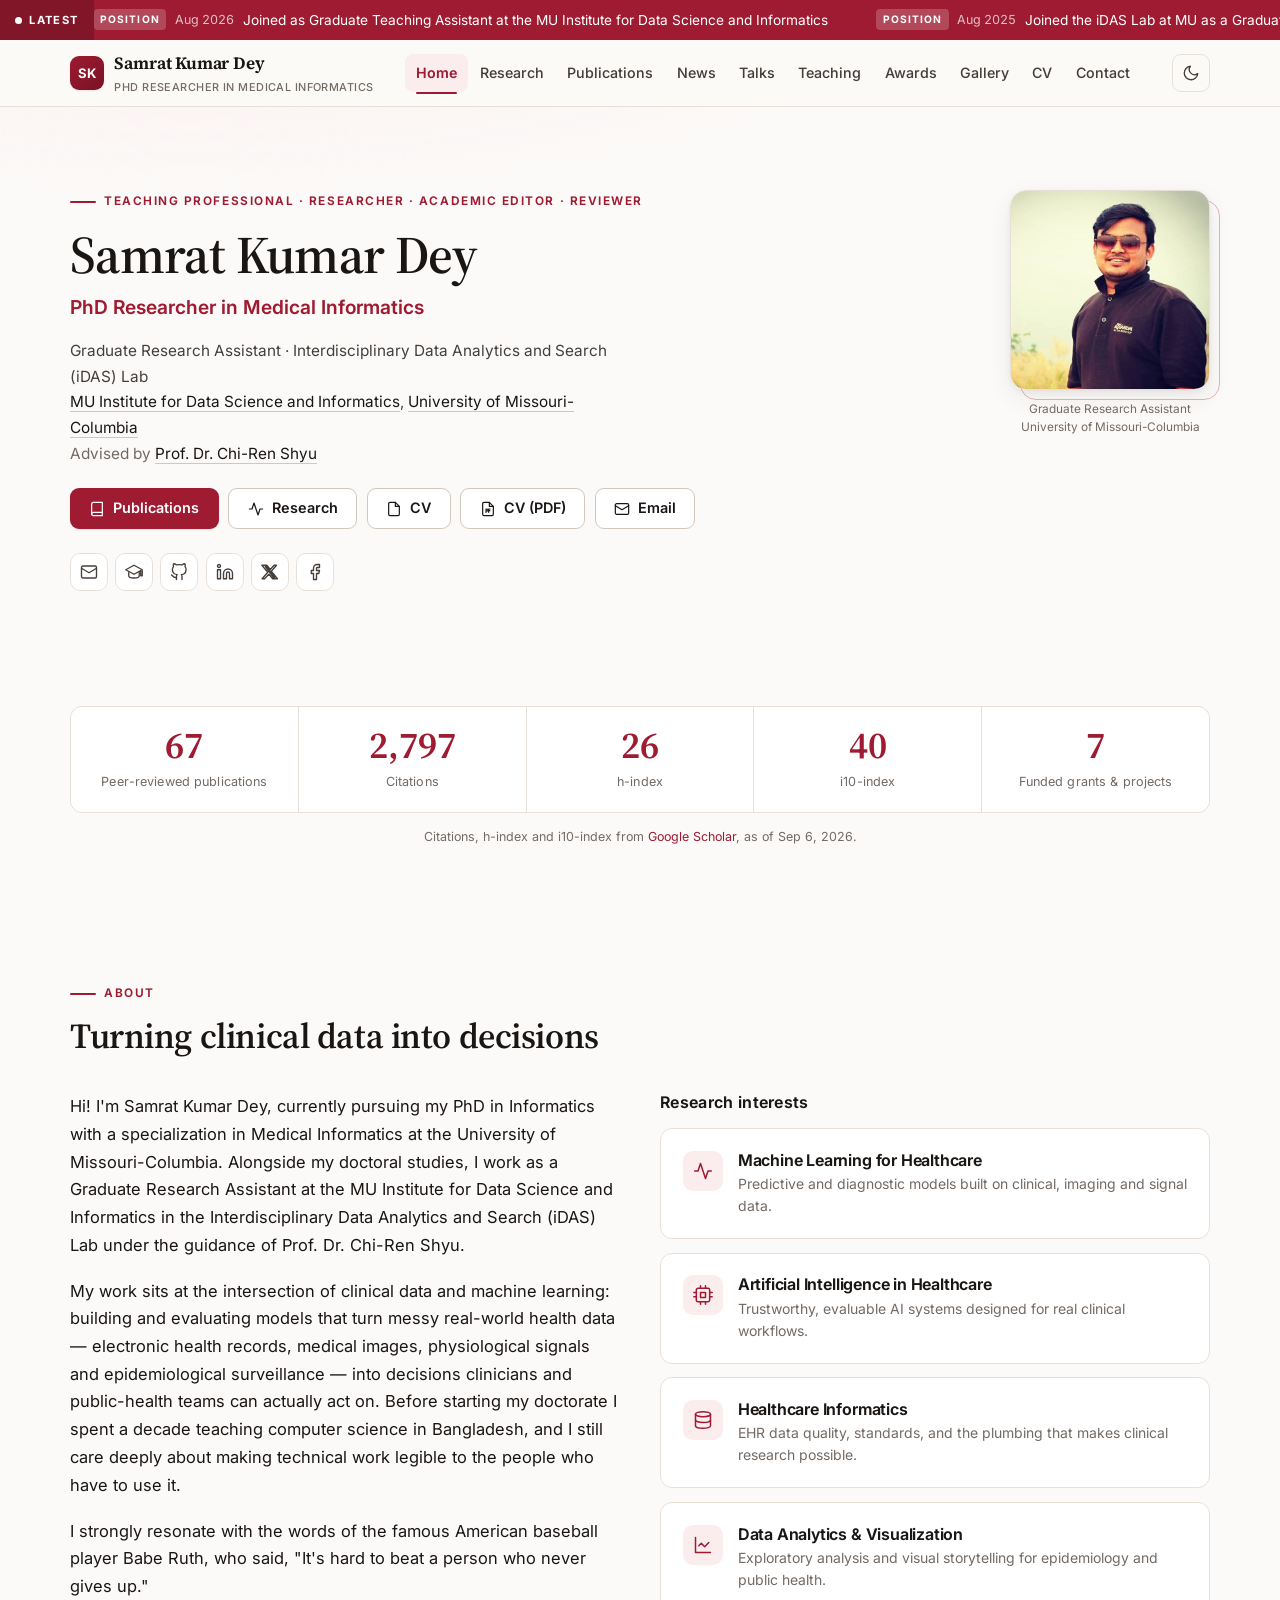
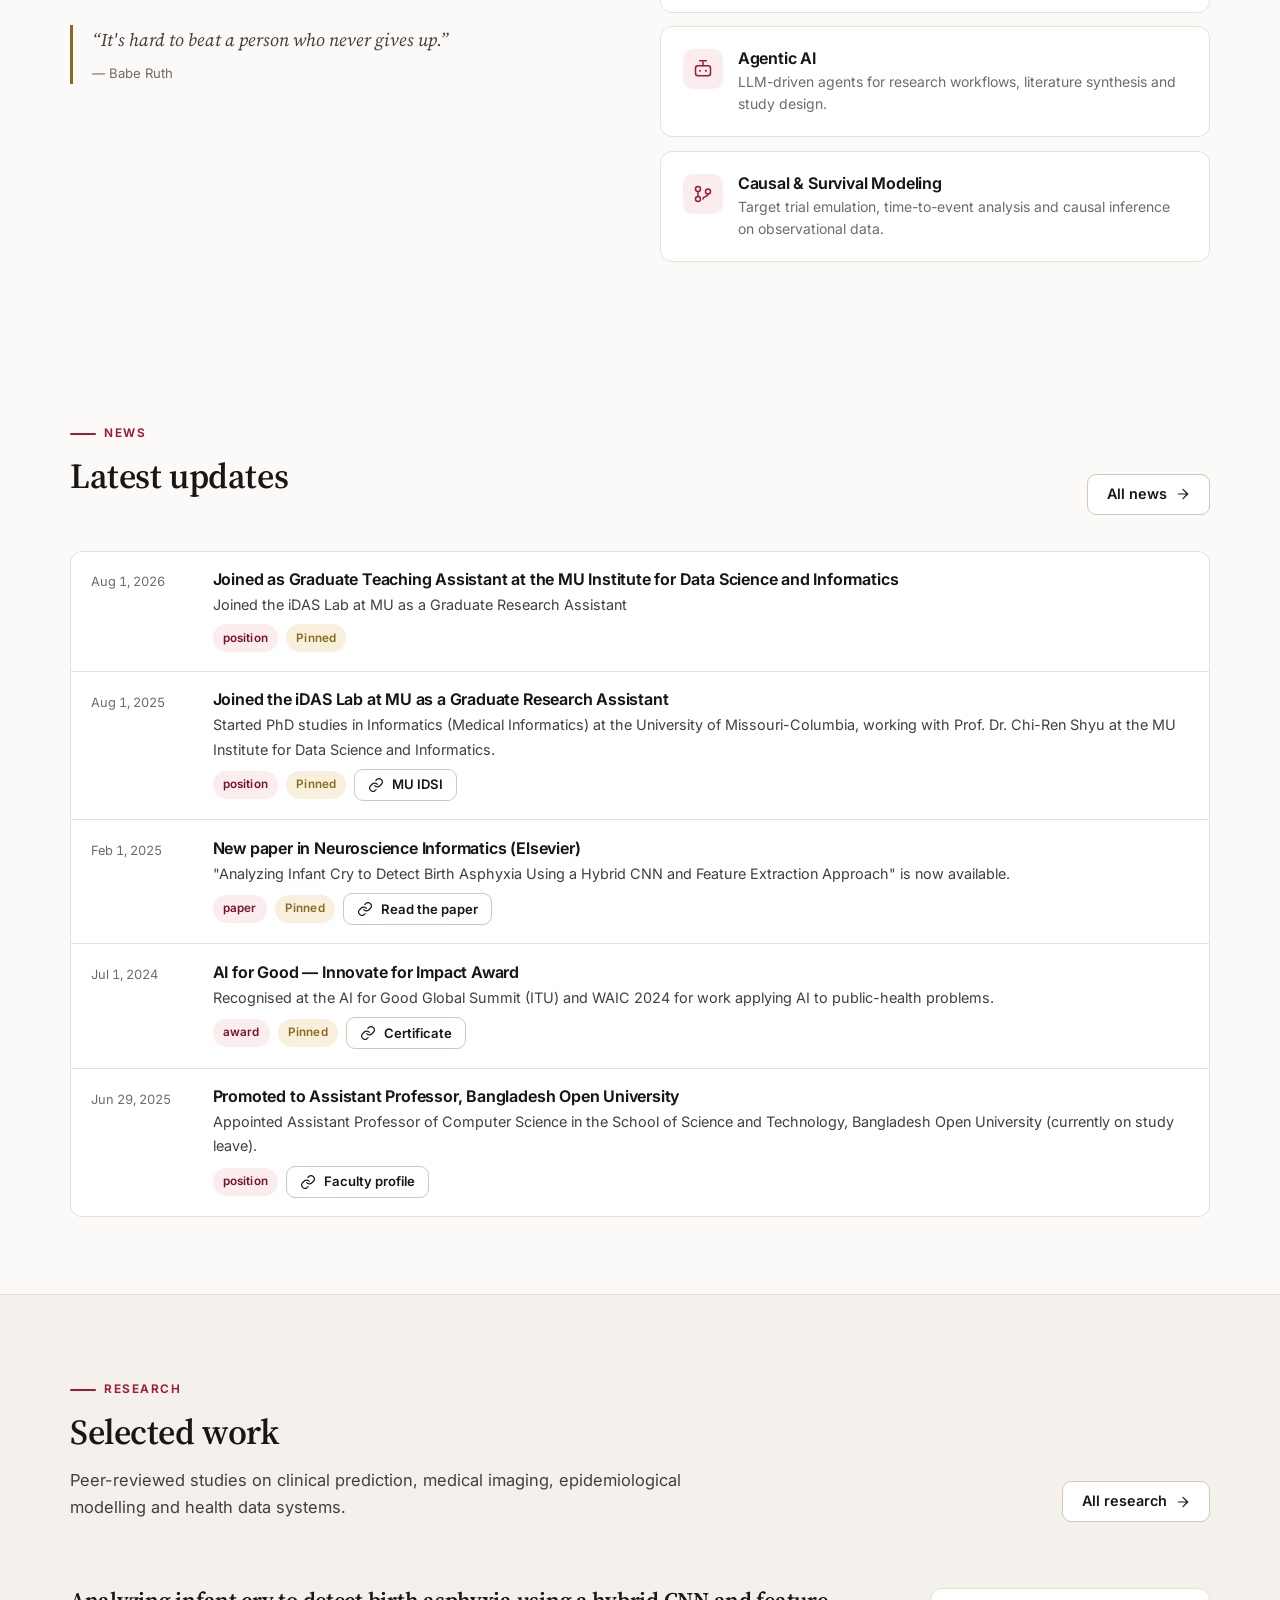
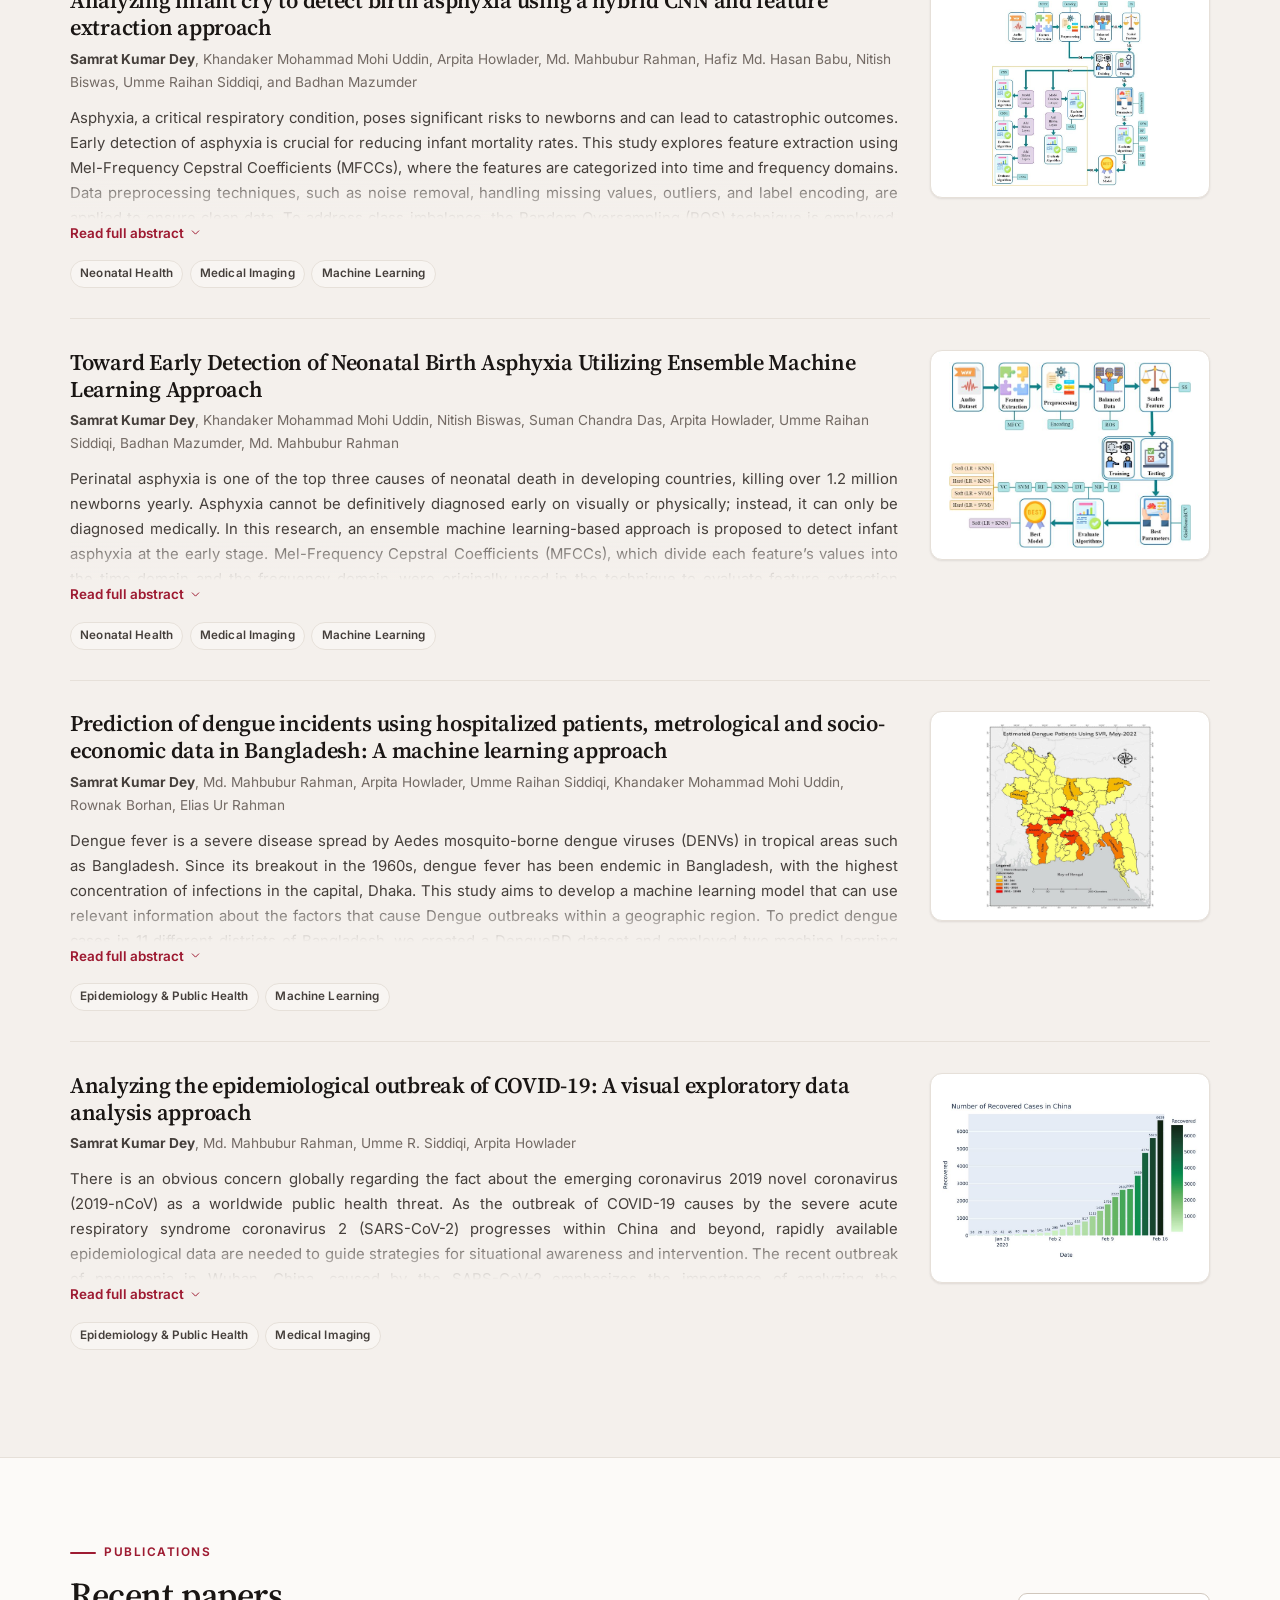
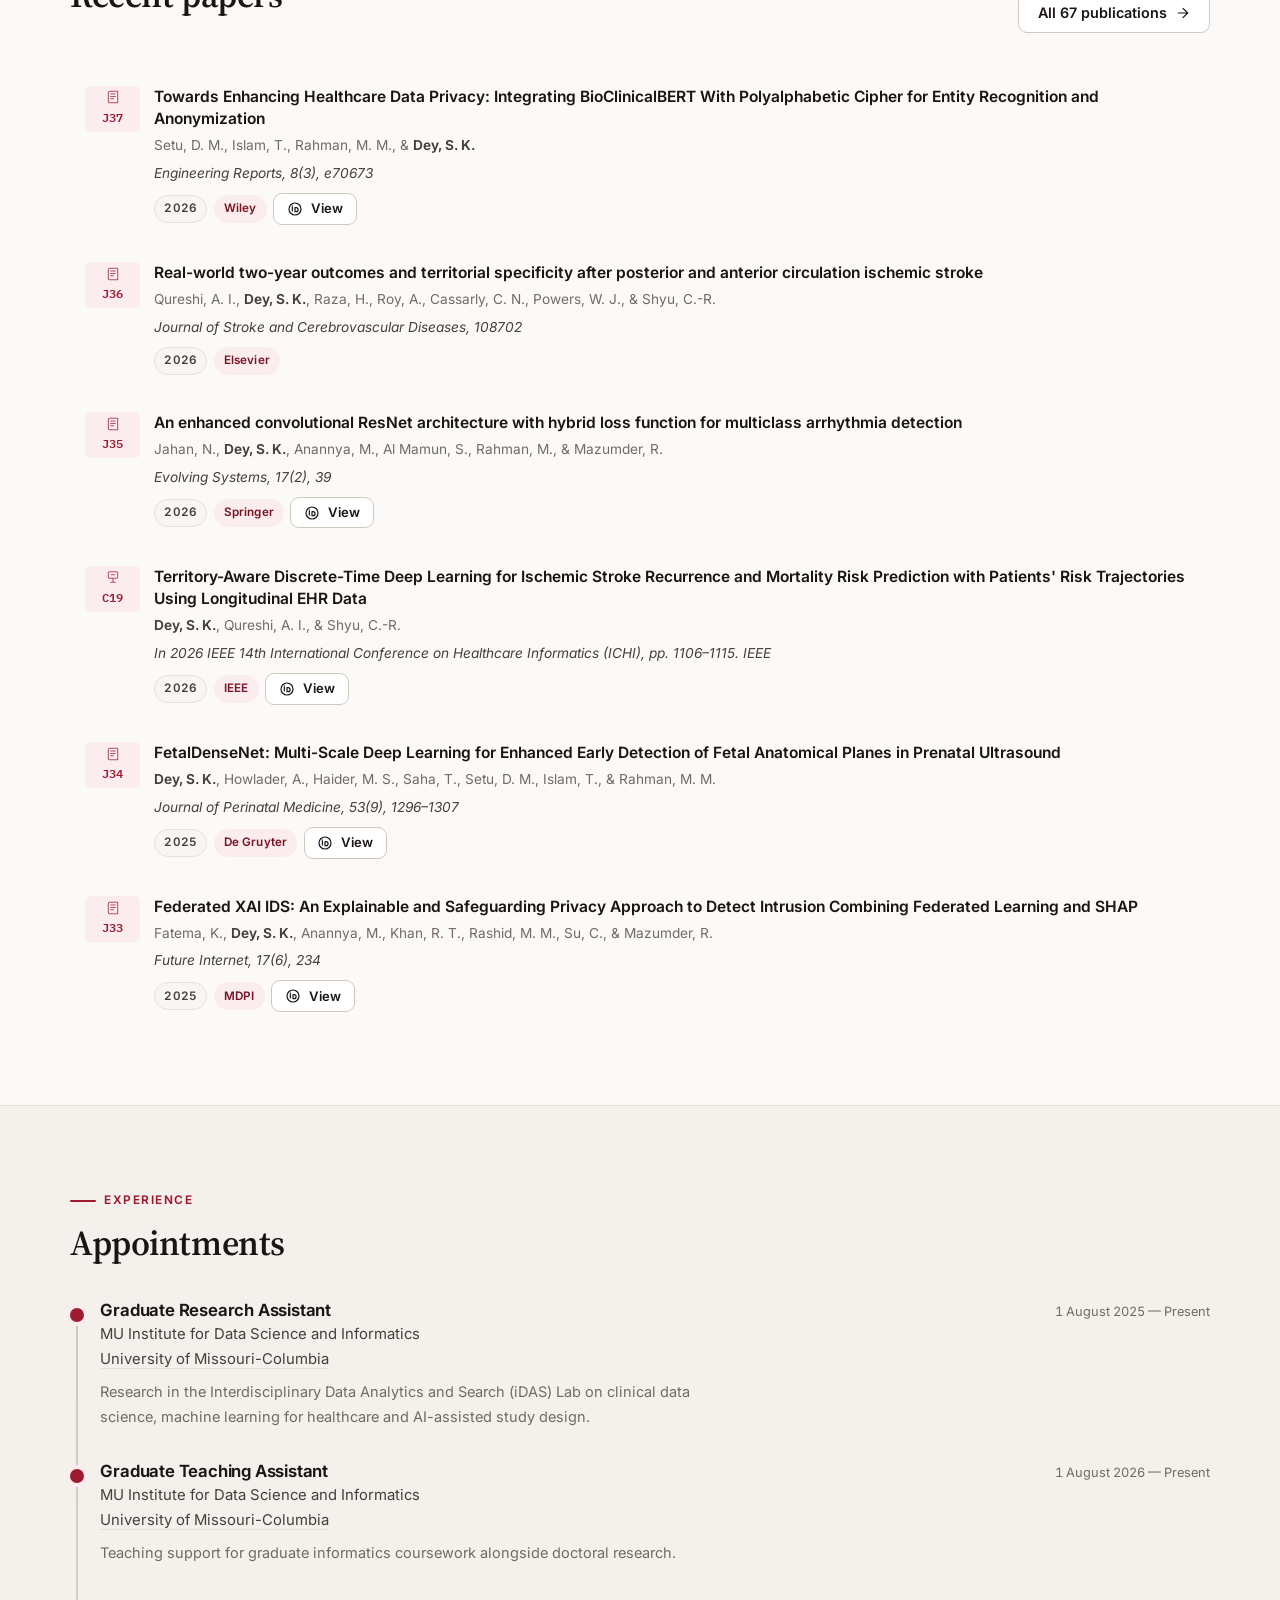
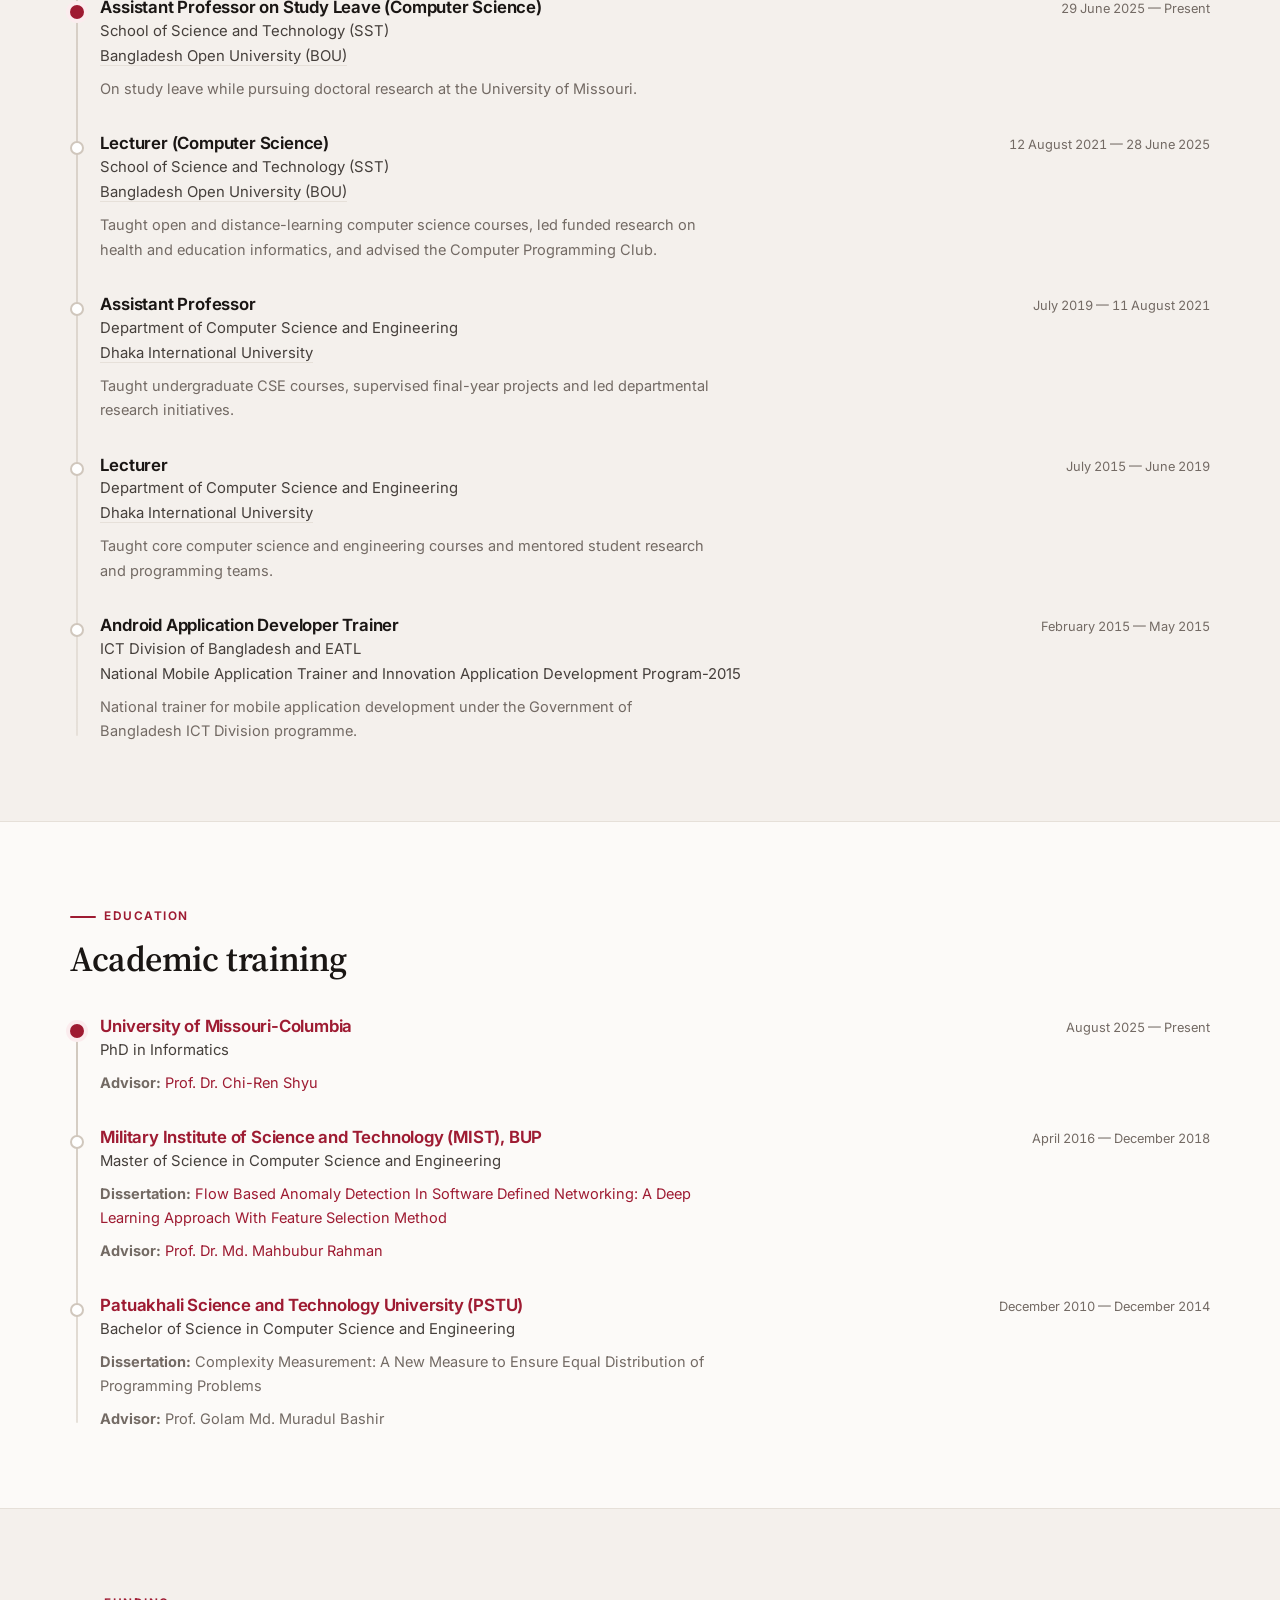
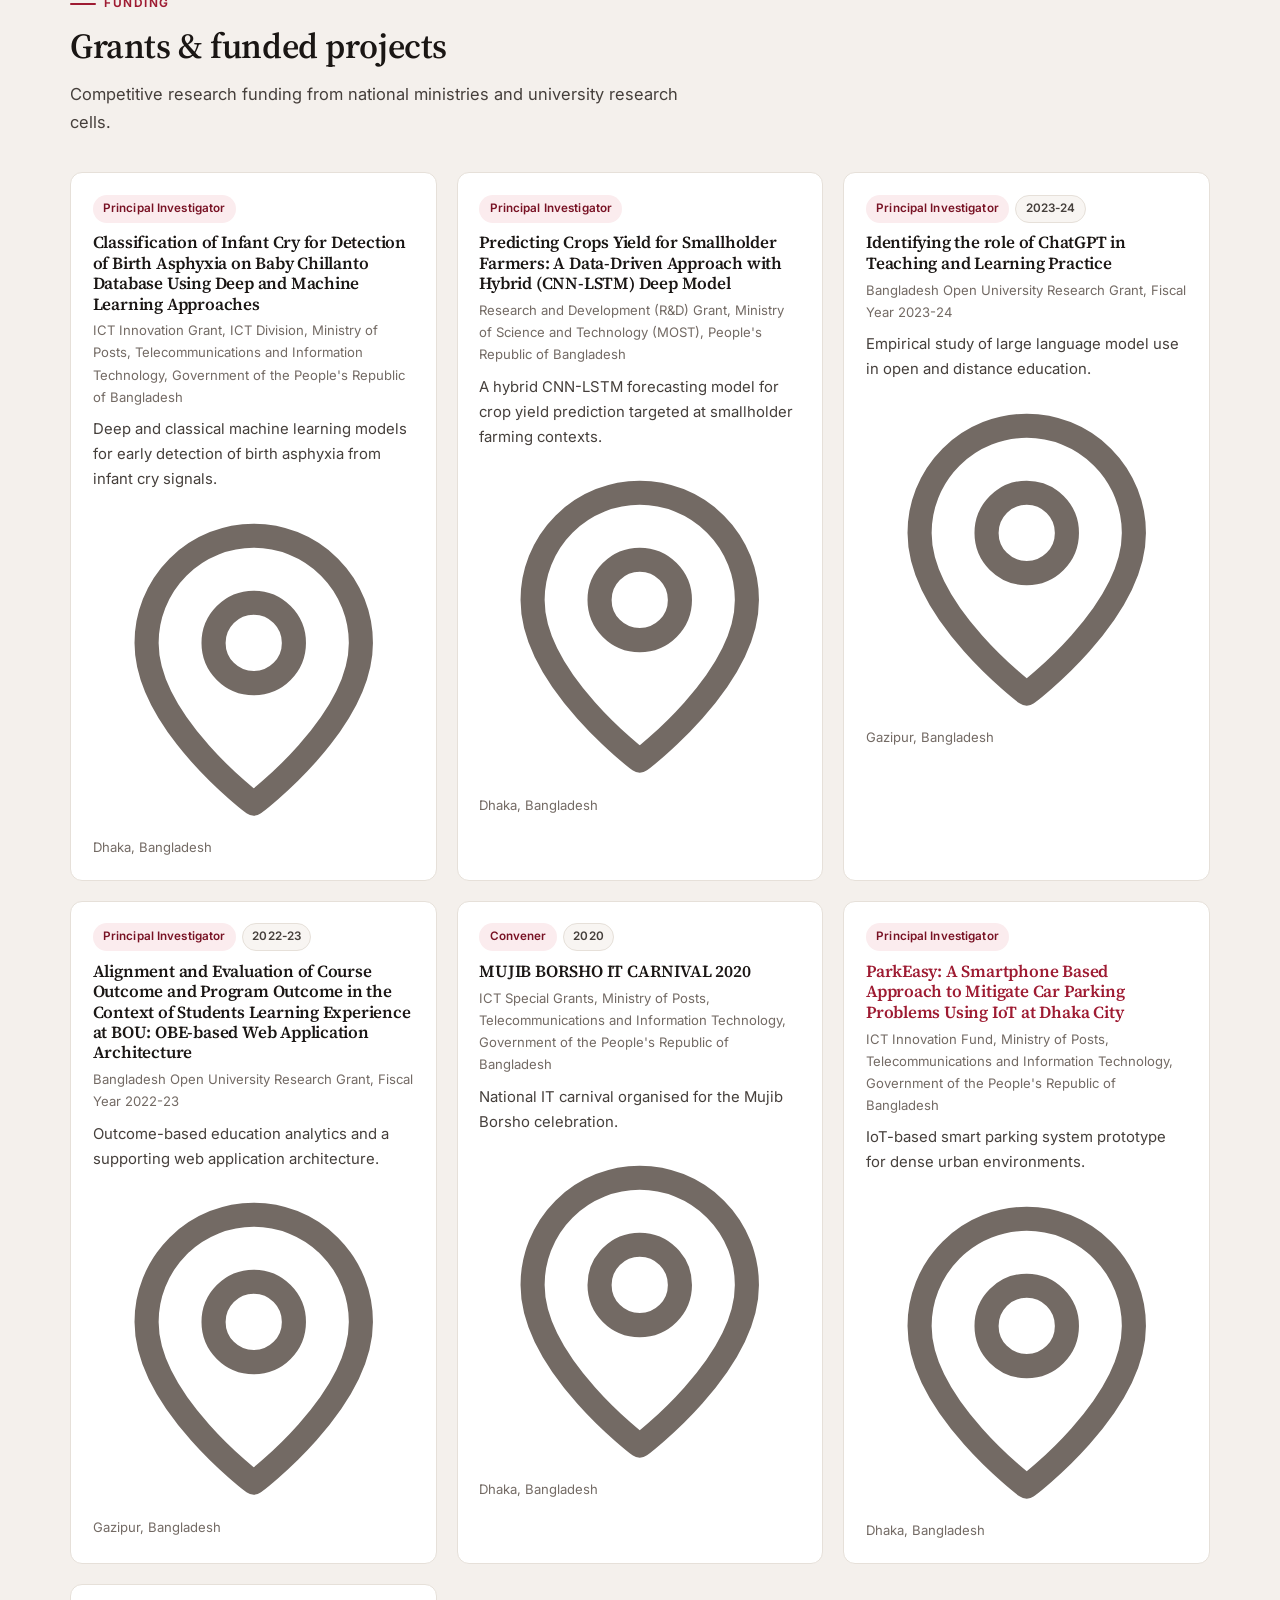
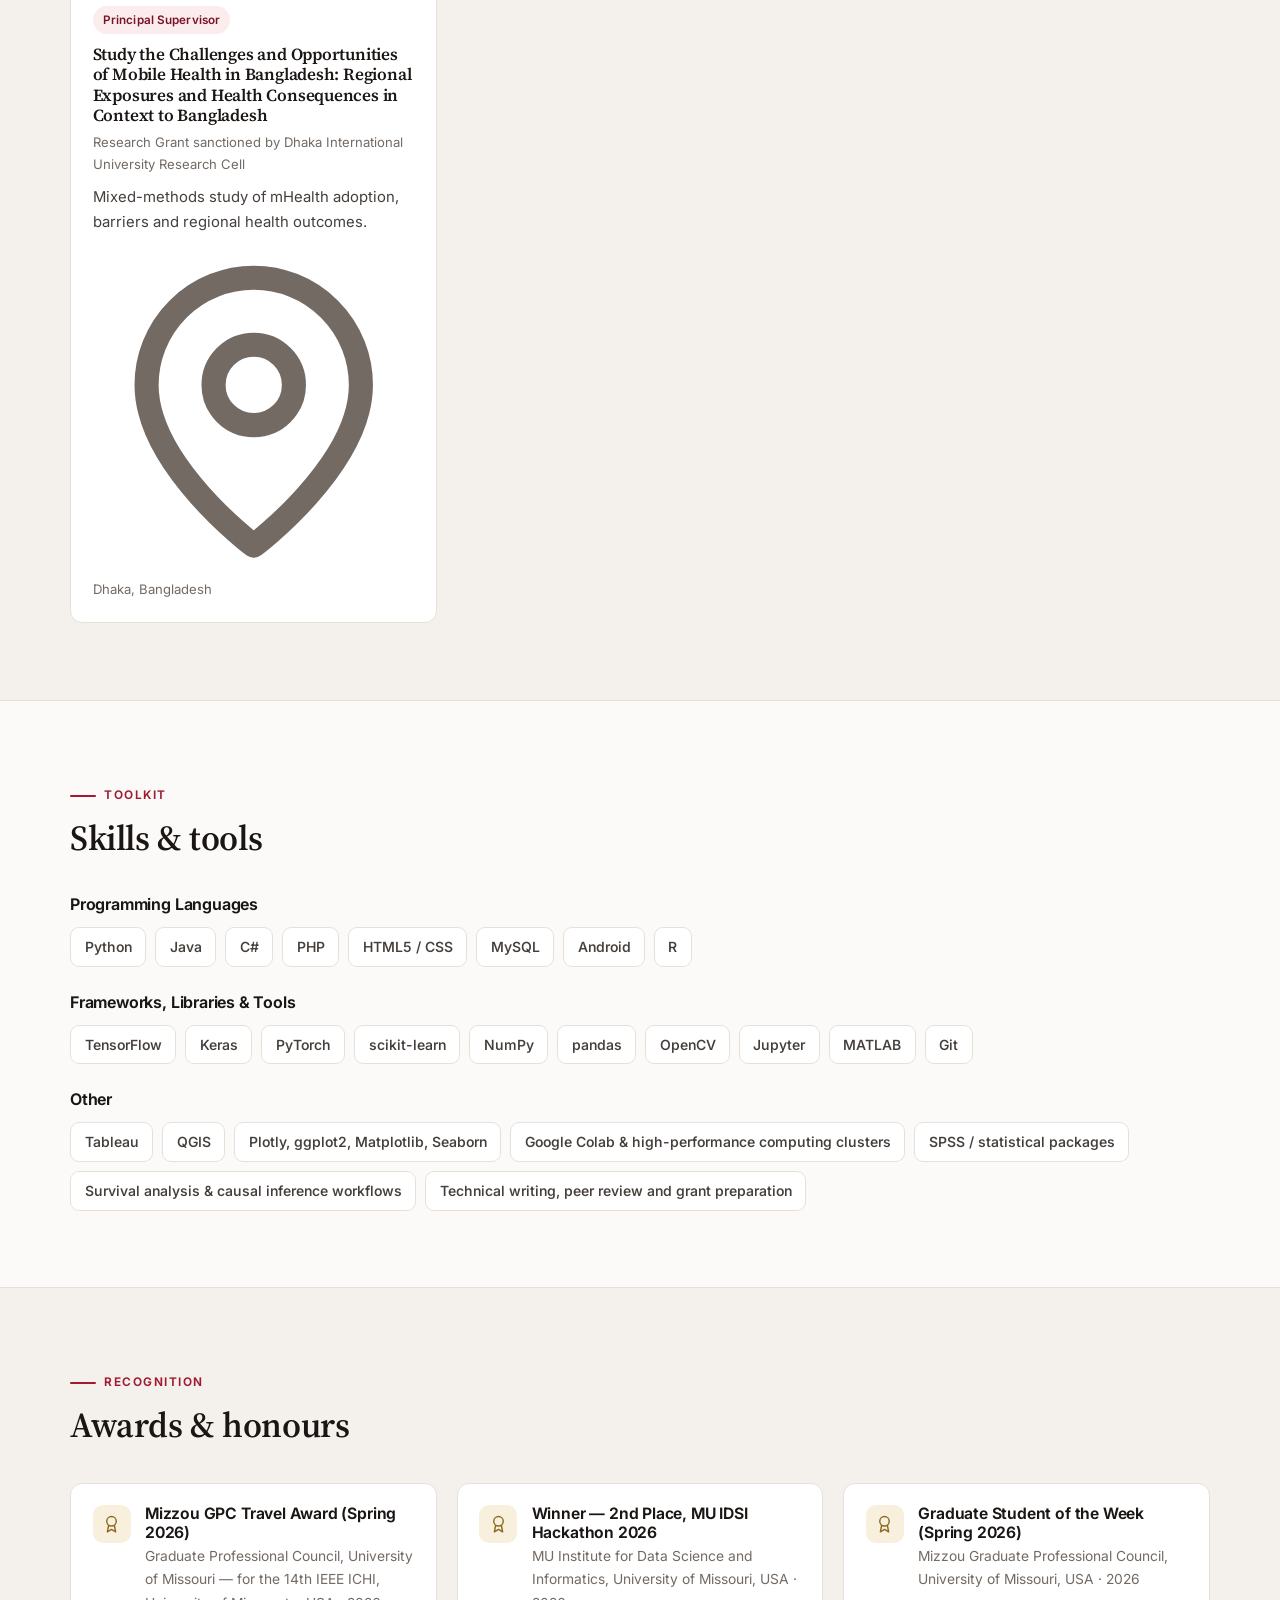
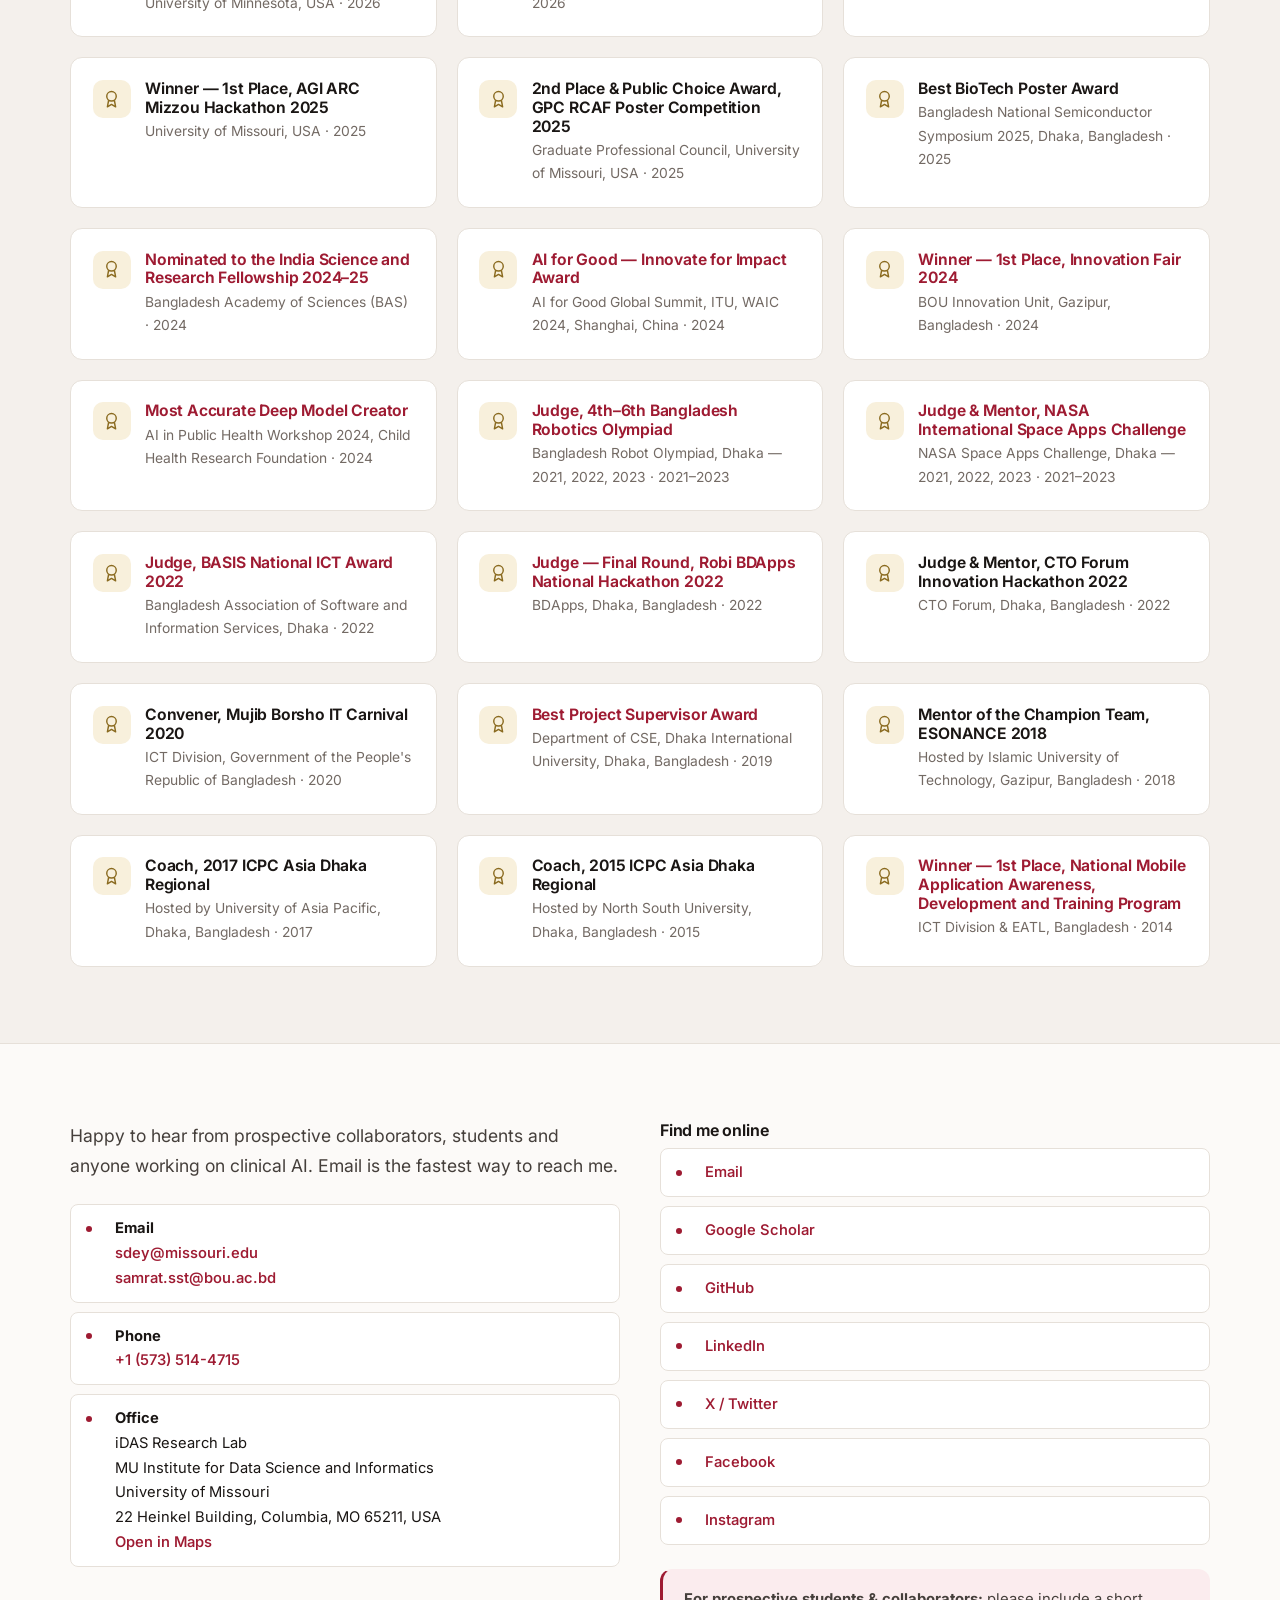
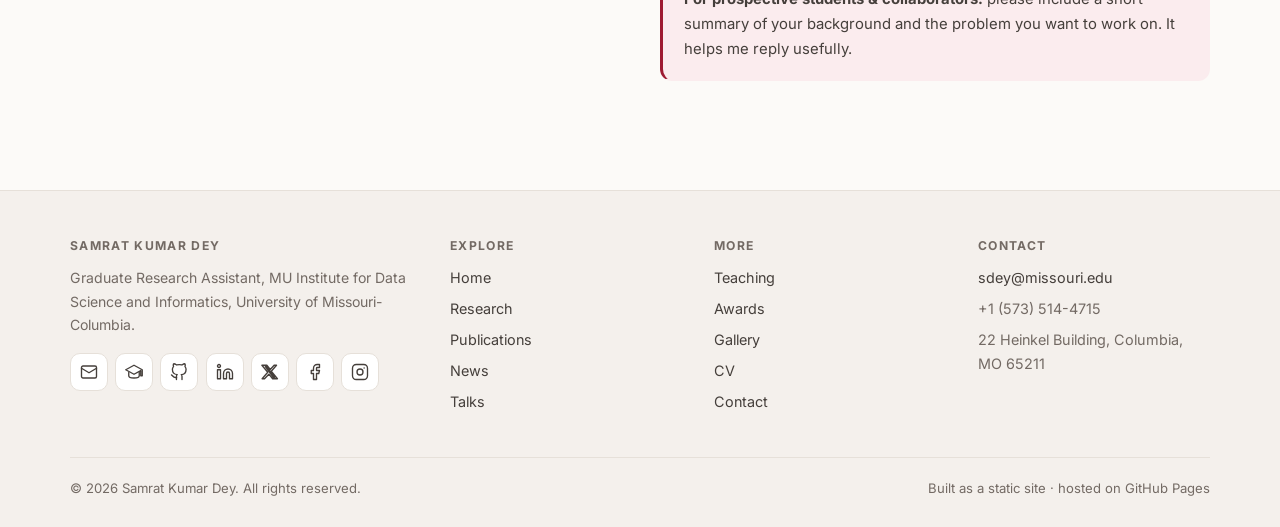
<file: index.html>
<!DOCTYPE html>
<html lang="en">
<head>
<meta charset="utf-8">
<meta name="viewport" content="width=device-width, initial-scale=1">
<title>Samrat Kumar Dey — PhD Researcher in Medical Informatics</title>
<meta name="description" content="Samrat Kumar Dey — PhD researcher in Medical Informatics at the University of Missouri-Columbia. Machine learning for healthcare, clinical data science, health informatics and agentic AI.">
<meta name="author" content="Samrat Kumar Dey">
<meta name="theme-color" content="#9e1b32" media="(prefers-color-scheme: light)">
<meta name="theme-color" content="#0d1117" media="(prefers-color-scheme: dark)">
<link rel="canonical" href="https://samratkumardey.github.io/">
<meta property="og:type" content="profile">
<meta property="og:site_name" content="Samrat Kumar Dey">
<meta property="og:title" content="Samrat Kumar Dey — PhD Researcher in Medical Informatics">
<meta property="og:description" content="Samrat Kumar Dey — PhD researcher in Medical Informatics at the University of Missouri-Columbia. Machine learning for healthcare, clinical data science, health informatics and agentic AI.">
<meta property="og:url" content="https://samratkumardey.github.io/">
<meta property="og:image" content="https://samratkumardey.github.io/assets/img/profile.jpg">
<meta name="twitter:card" content="summary_large_image">
<meta name="twitter:title" content="Samrat Kumar Dey — PhD Researcher in Medical Informatics">
<meta name="twitter:description" content="Samrat Kumar Dey — PhD researcher in Medical Informatics at the University of Missouri-Columbia. Machine learning for healthcare, clinical data science, health informatics and agentic AI.">
<meta name="twitter:image" content="https://samratkumardey.github.io/assets/img/profile.jpg">
<link rel="icon" href="favicon.ico" sizes="any">
<link rel="icon" type="image/png" href="assets/img/icon-192.png">
<link rel="apple-touch-icon" href="assets/img/apple-touch-icon.png">
<link rel="manifest" href="site.webmanifest">
<link rel="preconnect" href="https://fonts.googleapis.com">
<link rel="preconnect" href="https://fonts.gstatic.com" crossorigin>
<link rel="stylesheet" href="https://fonts.googleapis.com/css2?family=Inter:wght@400;500;600;700&family=Source+Serif+4:ital,opsz,wght@0,8..60,400;0,8..60,500;0,8..60,600;0,8..60,700;1,8..60,400&family=IBM+Plex+Mono:wght@500;600&display=swap">
<link rel="stylesheet" href="assets/css/style.css">
<script>
/* Set the theme before first paint so there is no flash of the wrong colours. */
(function(){try{var t=localStorage.getItem('skd-theme');
if(t==='light'||t==='dark')document.documentElement.setAttribute('data-theme',t);}catch(e){}})();
</script>
</head>
<body>
<a class="skip-link" href="#main">Skip to content</a>
<div class="ticker" id="newsTicker"></div>
<header class="site-header" id="siteHeader"></header>
<main id="main">
<section class="hero" data-render="hero"></section>
<section class="section--tight" data-render="stats"></section>
<section class="section" data-render="about"></section>
<section class="section section--alt" data-render="citations"></section>
<section class="section" data-render="newsRecent"></section>
<section class="section section--alt" data-render="researchFeatured"></section>
<section class="section" data-render="publicationsFeatured"></section>
<section class="section section--alt" data-render="experience"></section>
<section class="section" data-render="education"></section>
<section class="section section--alt" data-render="grants"></section>
<section class="section" data-render="skills"></section>
<section class="section section--alt" data-render="awards"></section>
<section class="section" data-render="contact"></section>
</main>
<footer class="site-footer" id="siteFooter"></footer>
<script src="assets/js/metrics-core.js"></script>
<script src="assets/js/app.js"></script>
</body>
</html>
</file>
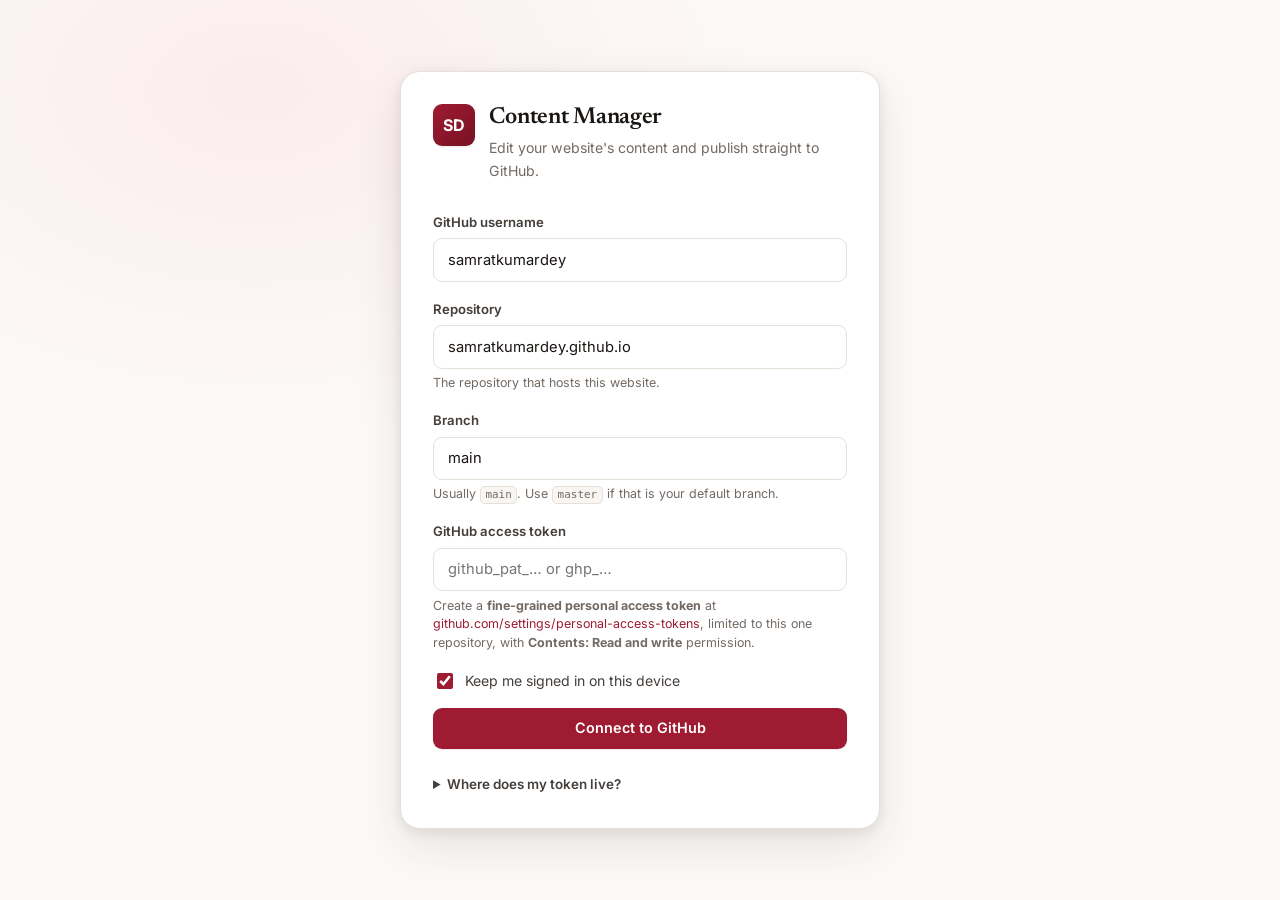
<file: admin/index.html>
<!DOCTYPE html>
<html lang="en">
<head>
<meta charset="utf-8">
<meta name="viewport" content="width=device-width, initial-scale=1">
<meta name="robots" content="noindex, nofollow">
<title>Content Manager — Samrat Kumar Dey</title>
<link rel="icon" href="../favicon.ico" sizes="any">
<link rel="preconnect" href="https://fonts.googleapis.com">
<link rel="preconnect" href="https://fonts.gstatic.com" crossorigin>
<link rel="stylesheet" href="https://fonts.googleapis.com/css2?family=Inter:wght@400;500;600;700&family=Newsreader:opsz,wght@6..72,500;6..72,600&display=swap">
<link rel="stylesheet" href="../assets/css/style.css">
<link rel="stylesheet" href="admin.css">
<script>
(function(){try{var t=localStorage.getItem('skd-theme');
if(t==='light'||t==='dark')document.documentElement.setAttribute('data-theme',t);}catch(e){}})();
</script>
</head>
<body class="admin-body">

<!-- ============================ Sign-in screen ============================ -->
<div class="auth-screen" id="authScreen">
  <div class="auth-card">
    <div class="auth-card__head">
      <span class="brand__mark" style="width:42px;height:42px;font-size:1rem">SD</span>
      <div>
        <h1>Content Manager</h1>
        <p class="muted">Edit your website's content and publish straight to GitHub.</p>
      </div>
    </div>

    <form id="authForm" class="stack">
      <div class="field">
        <label for="ghOwner">GitHub username</label>
        <input class="form-input" id="ghOwner" value="samratkumardey" autocomplete="username" required>
      </div>
      <div class="field">
        <label for="ghRepo">Repository</label>
        <input class="form-input" id="ghRepo" value="samratkumardey.github.io" required>
        <small>The repository that hosts this website.</small>
      </div>
      <div class="field">
        <label for="ghBranch">Branch</label>
        <input class="form-input" id="ghBranch" value="main" required>
        <small>Usually <code>main</code>. Use <code>master</code> if that is your default branch.</small>
      </div>
      <div class="field">
        <label for="ghToken">GitHub access token</label>
        <input class="form-input" id="ghToken" type="password" placeholder="github_pat_… or ghp_…"
               autocomplete="current-password" required>
        <small>
          Create a <b>fine-grained personal access token</b> at
          <a href="https://github.com/settings/personal-access-tokens/new" target="_blank"
             rel="noopener">github.com/settings/personal-access-tokens</a>,
          limited to this one repository, with <b>Contents: Read and write</b> permission.
        </small>
      </div>
      <label class="check">
        <input type="checkbox" id="ghRemember" checked>
        <span>Keep me signed in on this device</span>
      </label>
      <button class="btn btn--primary btn--block" type="submit" id="authBtn">Connect to GitHub</button>
      <div class="auth-msg" id="authMsg" hidden></div>
    </form>

    <details class="auth-note">
      <summary>Where does my token live?</summary>
      <p>
        The token is stored only in this browser (in <code>localStorage</code>) and is sent
        directly from your browser to <code>api.github.com</code>. It never passes through any
        other server, and it is not part of the published website. Anyone with the token can
        write to the repository you scope it to — so scope it to this repository only, and
        use <b>Sign out</b> on shared computers. If you leave "keep me signed in" unchecked,
        the token is forgotten when you close the tab.
      </p>
    </details>
  </div>
</div>

<!-- ============================== Workspace ============================== -->
<div class="admin-shell" id="adminShell" hidden>

  <aside class="admin-side">
    <div class="admin-side__head">
      <span class="brand__mark">SD</span>
      <div>
        <strong>Content Manager</strong>
        <small id="repoLabel" class="muted"></small>
      </div>
    </div>

    <nav class="admin-nav" id="adminNav" aria-label="Collections"></nav>

    <div class="admin-side__foot">
      <a class="admin-side__link" href="../index.html" target="_blank" rel="noopener">
        View live site &nearr;</a>
      <button class="admin-side__link" type="button" id="themeToggleAdmin">Toggle theme</button>
      <button class="admin-side__link" type="button" id="backupBtn">Download backup</button>
      <button class="admin-side__link danger" type="button" id="signOutBtn">Sign out</button>
    </div>
  </aside>

  <main class="admin-main">
    <header class="admin-topbar">
      <div>
        <h2 id="collTitle">—</h2>
        <p class="muted" id="collDesc"></p>
      </div>
      <div class="admin-topbar__actions">
        <span class="save-state" id="saveState"></span>
        <button class="btn btn--ghost btn--sm" type="button" id="reloadBtn">Reload</button>
        <button class="btn btn--ghost btn--sm" type="button" id="rawBtn">Raw JSON</button>
        <button class="btn btn--primary btn--sm" type="button" id="publishBtn" disabled>Publish</button>
      </div>
    </header>

    <div class="admin-content" id="adminContent">
      <div class="loading"><div class="spinner"></div>Loading…</div>
    </div>
  </main>
</div>

<!-- ============================== Overlays =============================== -->
<div class="modal" id="modal" hidden>
  <div class="modal__box" role="dialog" aria-modal="true">
    <h3 id="modalTitle">Confirm</h3>
    <p id="modalBody"></p>
    <div class="modal__actions">
      <button class="btn btn--ghost btn--sm" type="button" id="modalCancel">Cancel</button>
      <button class="btn btn--primary btn--sm" type="button" id="modalOk">Confirm</button>
    </div>
  </div>
</div>

<div class="toast-wrap" id="toasts" aria-live="polite"></div>

<script src="admin.js"></script>
</body>
</html>
</file>
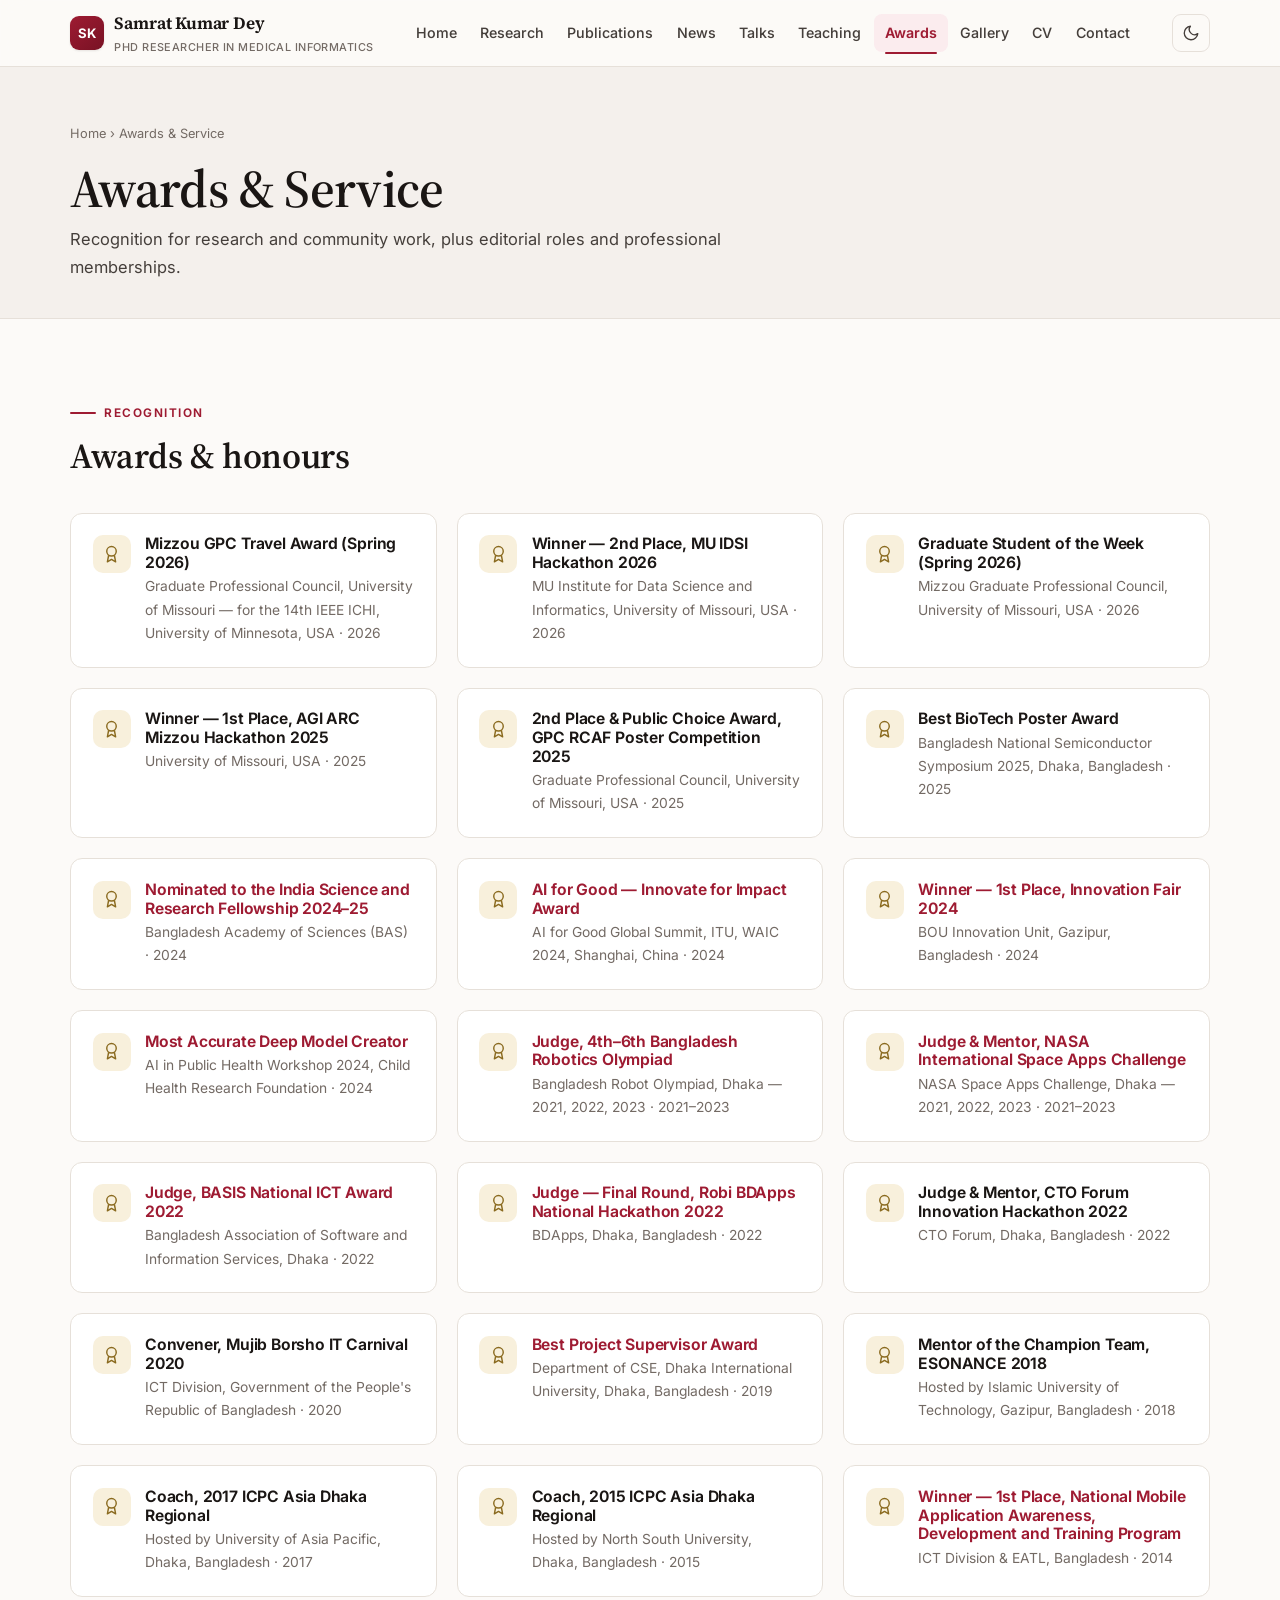
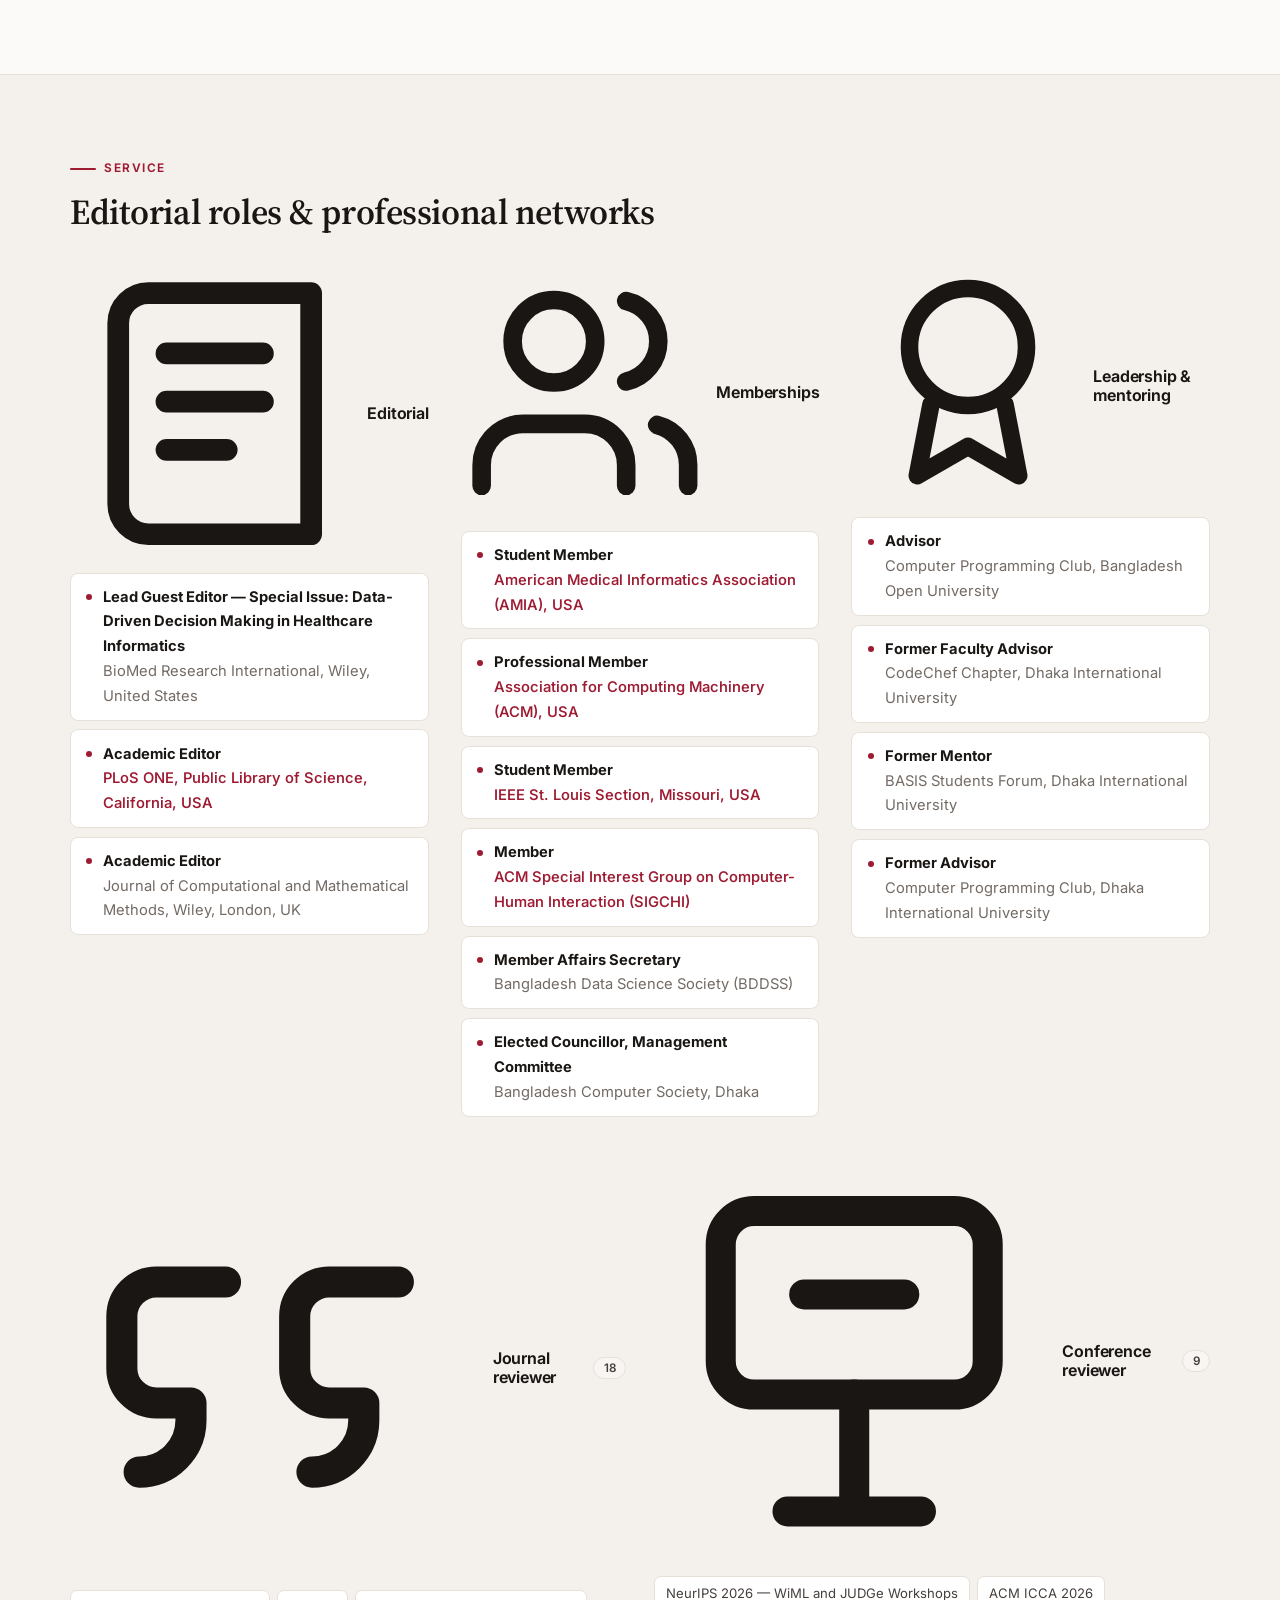
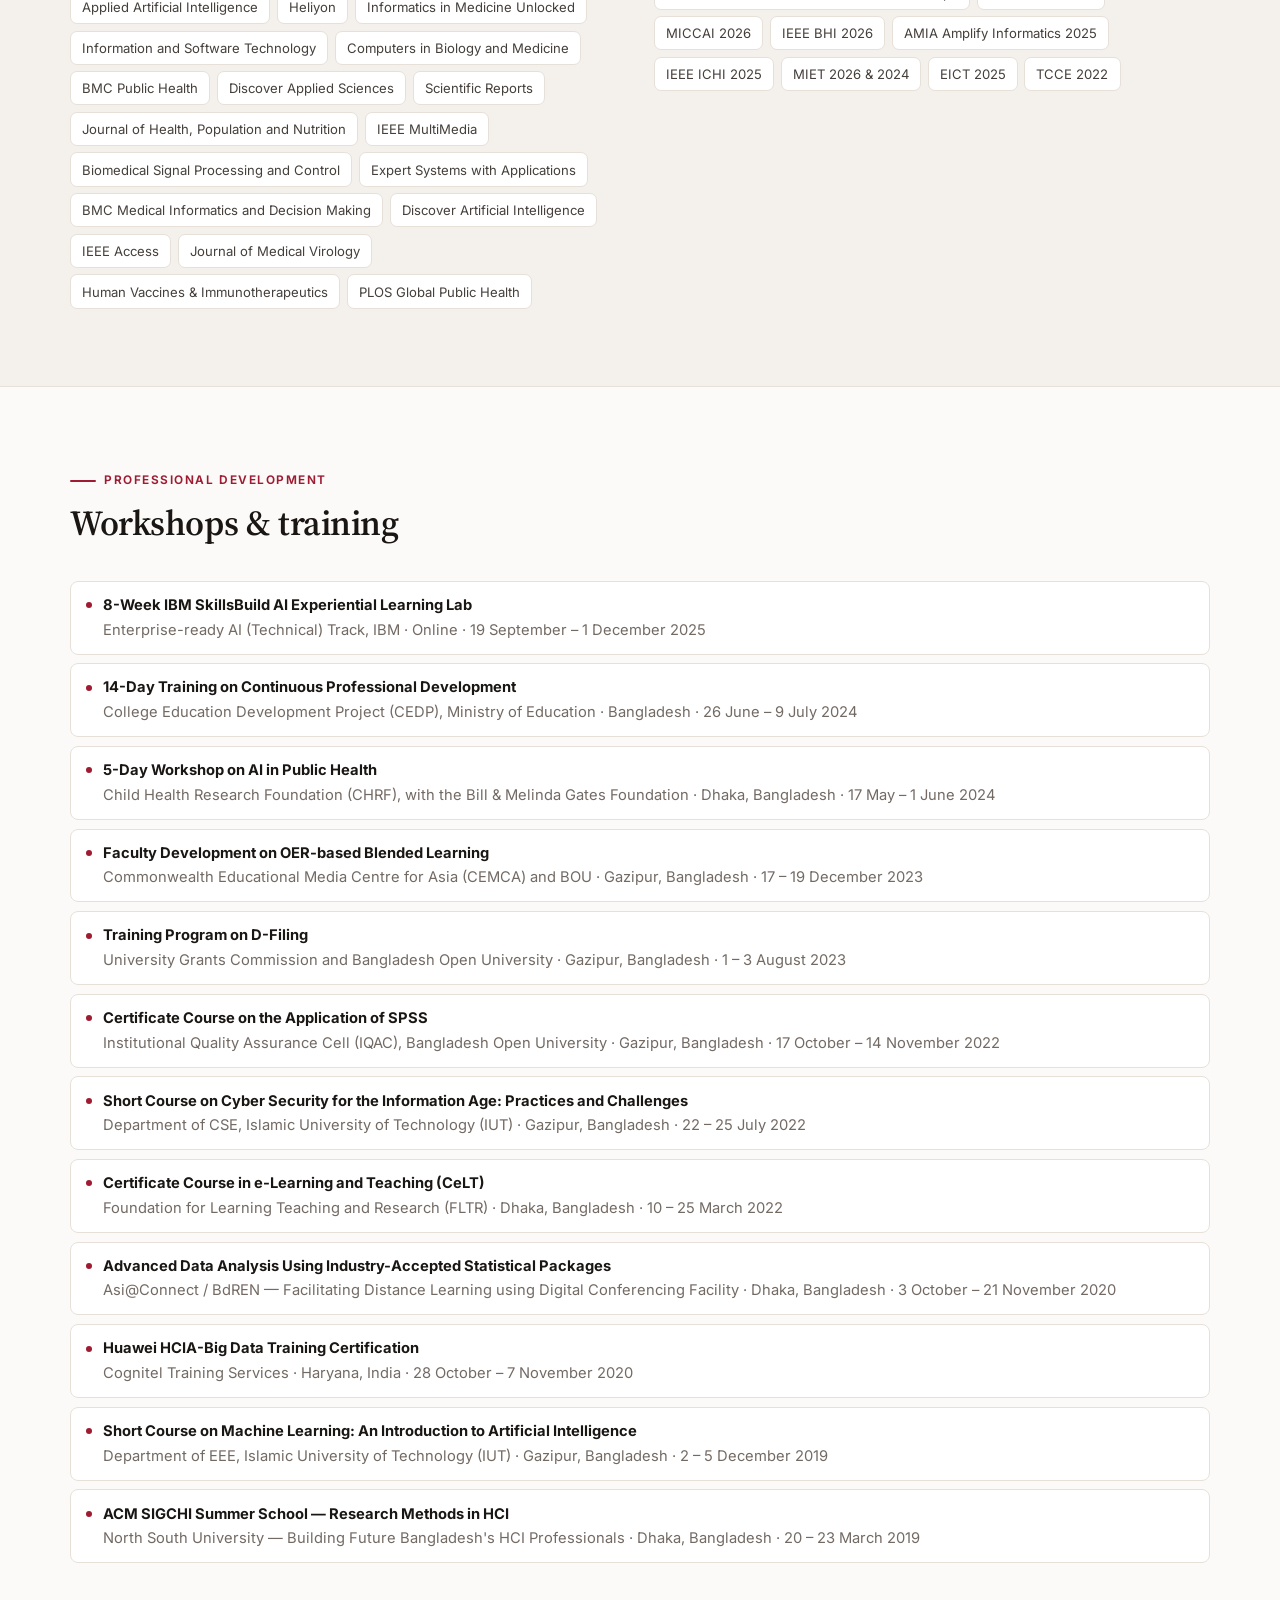
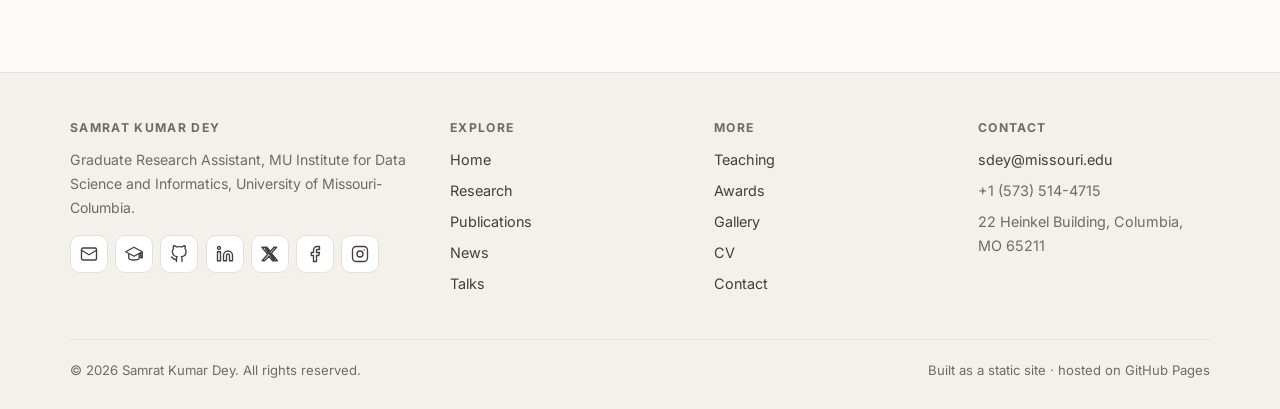
<file: awards.html>
<!DOCTYPE html>
<html lang="en">
<head>
<meta charset="utf-8">
<meta name="viewport" content="width=device-width, initial-scale=1">
<title>Awards &amp; Service — Samrat Kumar Dey</title>
<meta name="description" content="Awards, honours, editorial roles, professional memberships and community service.">
<meta name="author" content="Samrat Kumar Dey">
<meta name="theme-color" content="#9e1b32" media="(prefers-color-scheme: light)">
<meta name="theme-color" content="#0d1117" media="(prefers-color-scheme: dark)">
<link rel="canonical" href="https://samratkumardey.github.io/awards.html">
<meta property="og:type" content="website">
<meta property="og:site_name" content="Samrat Kumar Dey">
<meta property="og:title" content="Awards &amp; Service — Samrat Kumar Dey">
<meta property="og:description" content="Awards, honours, editorial roles, professional memberships and community service.">
<meta property="og:url" content="https://samratkumardey.github.io/awards.html">
<meta property="og:image" content="https://samratkumardey.github.io/assets/img/profile.jpg">
<meta name="twitter:card" content="summary_large_image">
<meta name="twitter:title" content="Awards &amp; Service — Samrat Kumar Dey">
<meta name="twitter:description" content="Awards, honours, editorial roles, professional memberships and community service.">
<meta name="twitter:image" content="https://samratkumardey.github.io/assets/img/profile.jpg">
<link rel="icon" href="favicon.ico" sizes="any">
<link rel="icon" type="image/png" href="assets/img/icon-192.png">
<link rel="apple-touch-icon" href="assets/img/apple-touch-icon.png">
<link rel="manifest" href="site.webmanifest">
<link rel="preconnect" href="https://fonts.googleapis.com">
<link rel="preconnect" href="https://fonts.gstatic.com" crossorigin>
<link rel="stylesheet" href="https://fonts.googleapis.com/css2?family=Inter:wght@400;500;600;700&family=Source+Serif+4:ital,opsz,wght@0,8..60,400;0,8..60,500;0,8..60,600;0,8..60,700;1,8..60,400&family=IBM+Plex+Mono:wght@500;600&display=swap">
<link rel="stylesheet" href="assets/css/style.css">
<script>
/* Set the theme before first paint so there is no flash of the wrong colours. */
(function(){try{var t=localStorage.getItem('skd-theme');
if(t==='light'||t==='dark')document.documentElement.setAttribute('data-theme',t);}catch(e){}})();
</script>
</head>
<body>
<a class="skip-link" href="#main">Skip to content</a>
<header class="site-header" id="siteHeader"></header>
<main id="main">
<section class="page-head">
  <div class="wrap">
    <nav class="breadcrumb" aria-label="Breadcrumb"><a href="index.html">Home</a> &rsaquo; Awards &amp; Service</nav>
    <h1>Awards &amp; Service</h1>
    <p>Recognition for research and community work, plus editorial roles and professional memberships.</p>
  </div>
</section>
<section class="section" data-render="awards"></section>
<section class="section section--alt" data-render="service"></section>
<section class="section" data-render="training"></section>
</main>
<footer class="site-footer" id="siteFooter"></footer>
<script src="assets/js/metrics-core.js"></script>
<script src="assets/js/app.js"></script>
</body>
</html>
</file>
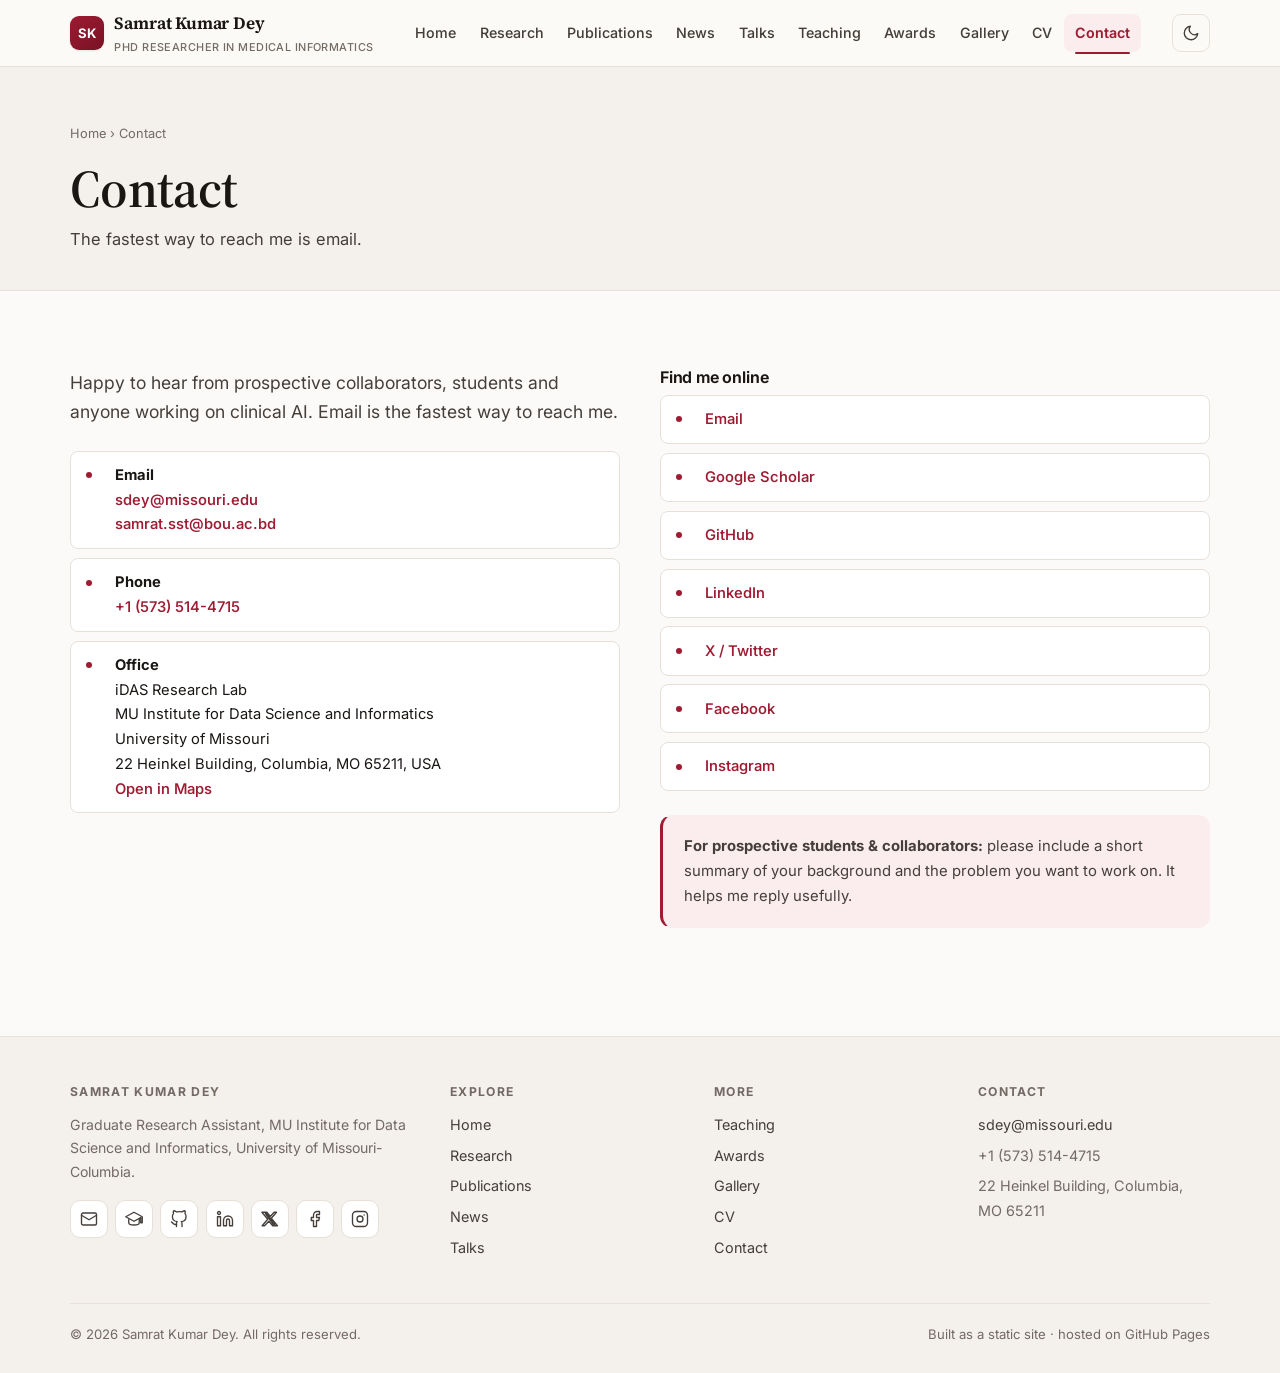
<file: contact.html>
<!DOCTYPE html>
<html lang="en">
<head>
<meta charset="utf-8">
<meta name="viewport" content="width=device-width, initial-scale=1">
<title>Contact — Samrat Kumar Dey</title>
<meta name="description" content="Contact details and online profiles for Samrat Kumar Dey.">
<meta name="author" content="Samrat Kumar Dey">
<meta name="theme-color" content="#9e1b32" media="(prefers-color-scheme: light)">
<meta name="theme-color" content="#0d1117" media="(prefers-color-scheme: dark)">
<link rel="canonical" href="https://samratkumardey.github.io/contact.html">
<meta property="og:type" content="website">
<meta property="og:site_name" content="Samrat Kumar Dey">
<meta property="og:title" content="Contact — Samrat Kumar Dey">
<meta property="og:description" content="Contact details and online profiles for Samrat Kumar Dey.">
<meta property="og:url" content="https://samratkumardey.github.io/contact.html">
<meta property="og:image" content="https://samratkumardey.github.io/assets/img/profile.jpg">
<meta name="twitter:card" content="summary_large_image">
<meta name="twitter:title" content="Contact — Samrat Kumar Dey">
<meta name="twitter:description" content="Contact details and online profiles for Samrat Kumar Dey.">
<meta name="twitter:image" content="https://samratkumardey.github.io/assets/img/profile.jpg">
<link rel="icon" href="favicon.ico" sizes="any">
<link rel="icon" type="image/png" href="assets/img/icon-192.png">
<link rel="apple-touch-icon" href="assets/img/apple-touch-icon.png">
<link rel="manifest" href="site.webmanifest">
<link rel="preconnect" href="https://fonts.googleapis.com">
<link rel="preconnect" href="https://fonts.gstatic.com" crossorigin>
<link rel="stylesheet" href="https://fonts.googleapis.com/css2?family=Inter:wght@400;500;600;700&family=Source+Serif+4:ital,opsz,wght@0,8..60,400;0,8..60,500;0,8..60,600;0,8..60,700;1,8..60,400&family=IBM+Plex+Mono:wght@500;600&display=swap">
<link rel="stylesheet" href="assets/css/style.css">
<script>
/* Set the theme before first paint so there is no flash of the wrong colours. */
(function(){try{var t=localStorage.getItem('skd-theme');
if(t==='light'||t==='dark')document.documentElement.setAttribute('data-theme',t);}catch(e){}})();
</script>
</head>
<body>
<a class="skip-link" href="#main">Skip to content</a>
<header class="site-header" id="siteHeader"></header>
<main id="main">
<section class="page-head">
  <div class="wrap">
    <nav class="breadcrumb" aria-label="Breadcrumb"><a href="index.html">Home</a> &rsaquo; Contact</nav>
    <h1>Contact</h1>
    <p>The fastest way to reach me is email.</p>
  </div>
</section>
<section class="section" data-render="contact"></section>
</main>
<footer class="site-footer" id="siteFooter"></footer>
<script src="assets/js/metrics-core.js"></script>
<script src="assets/js/app.js"></script>
</body>
</html>
</file>
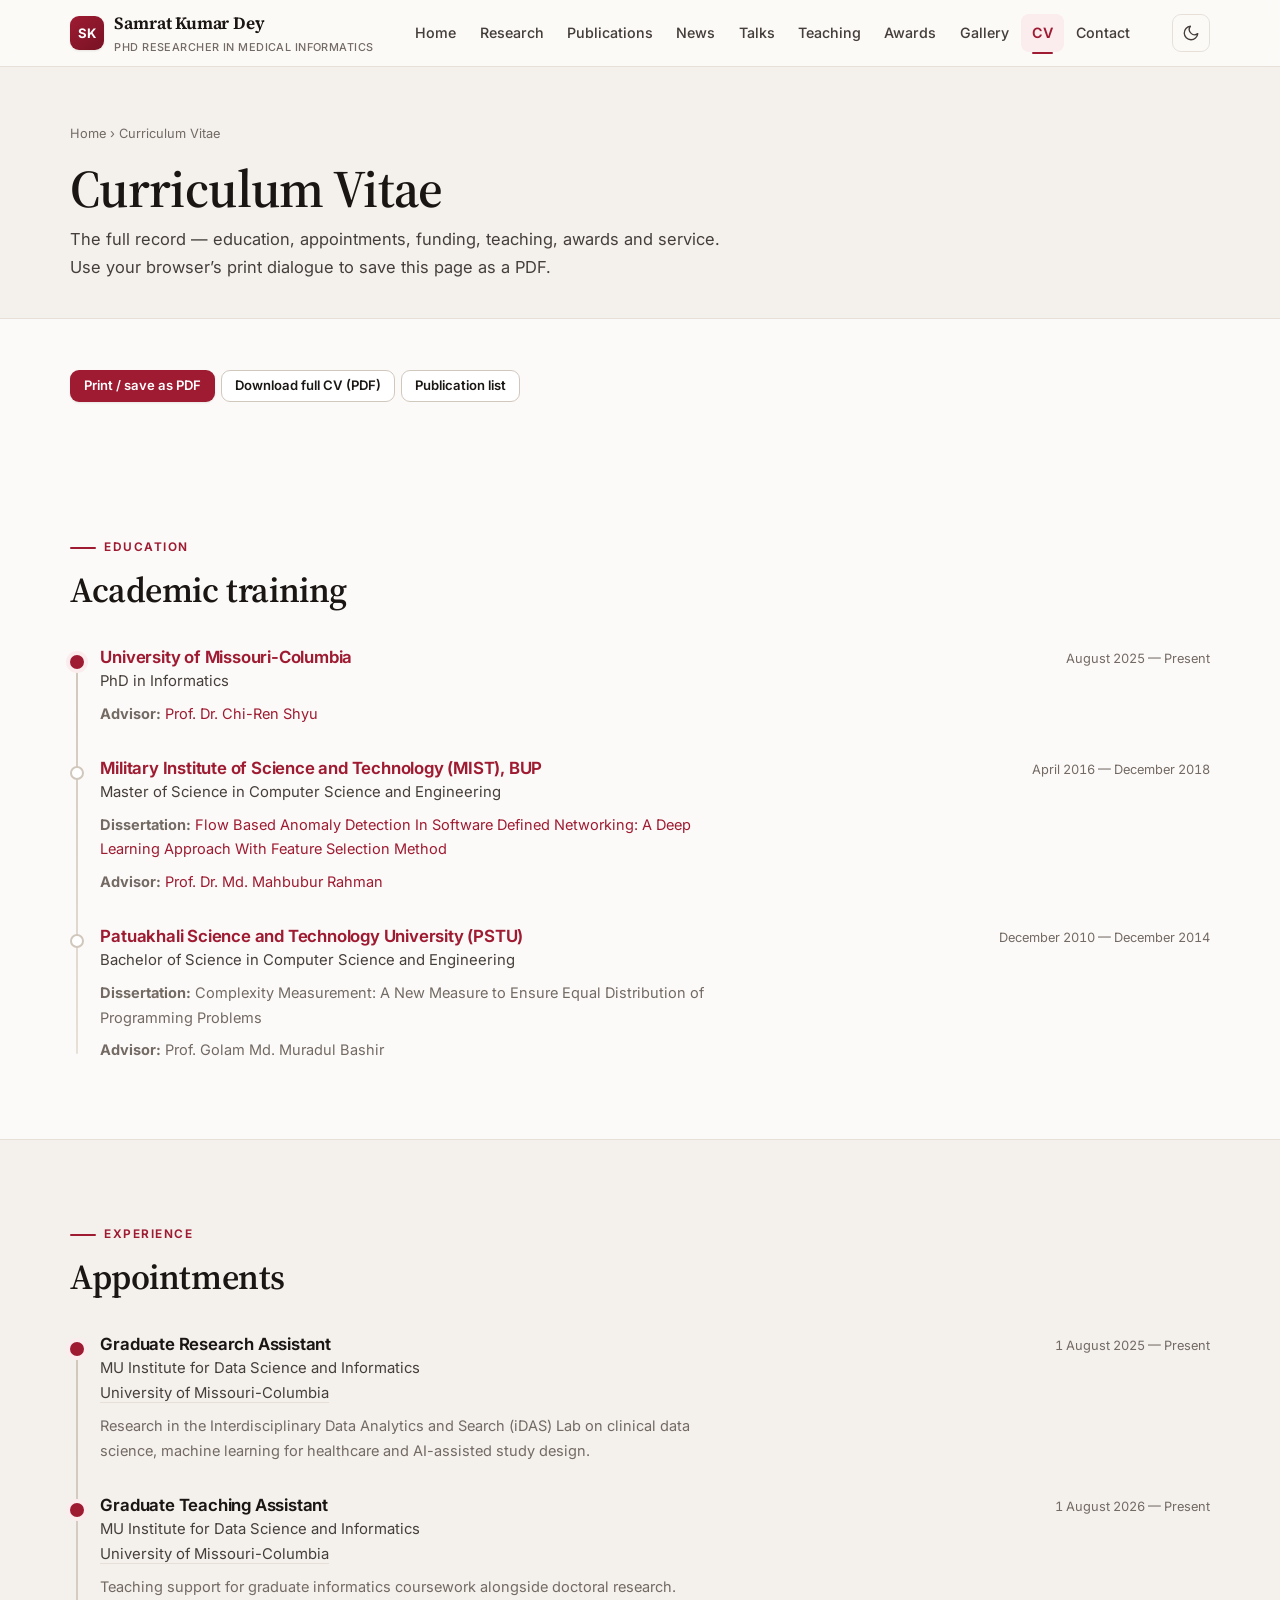
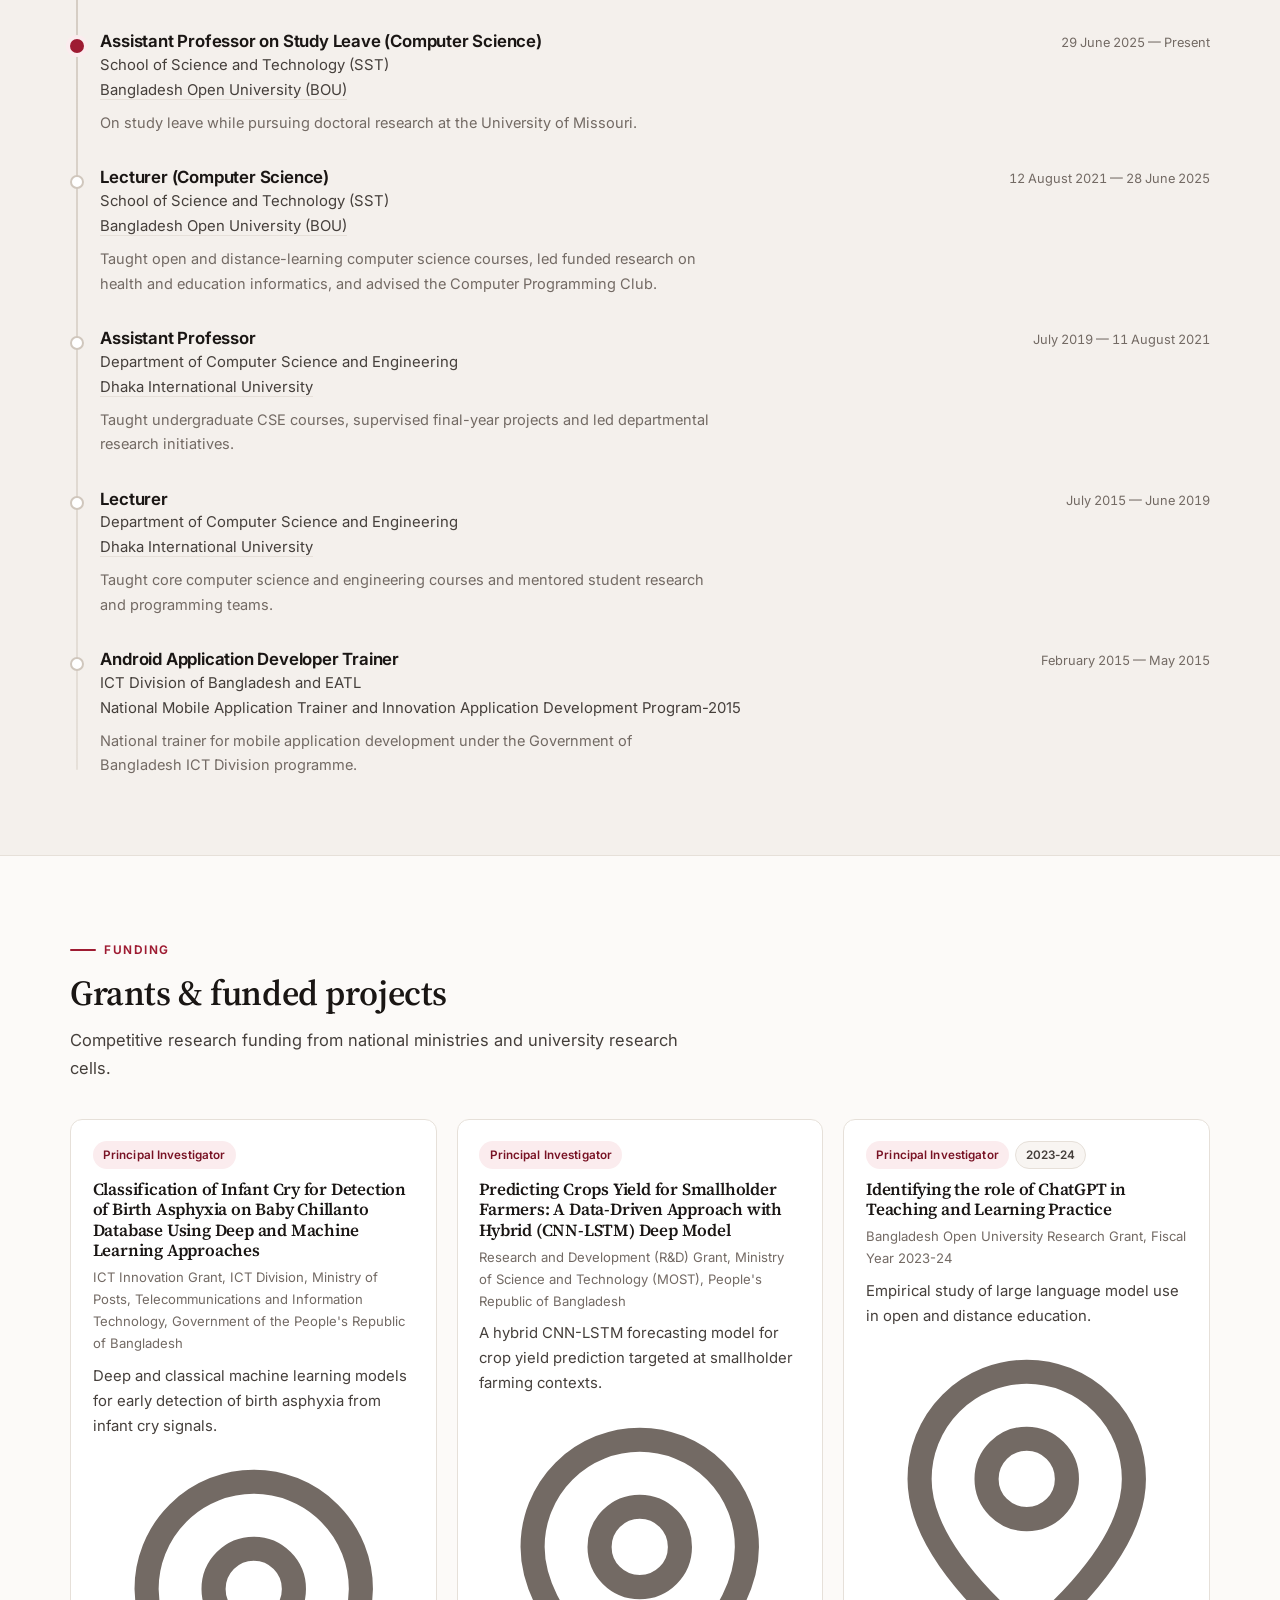
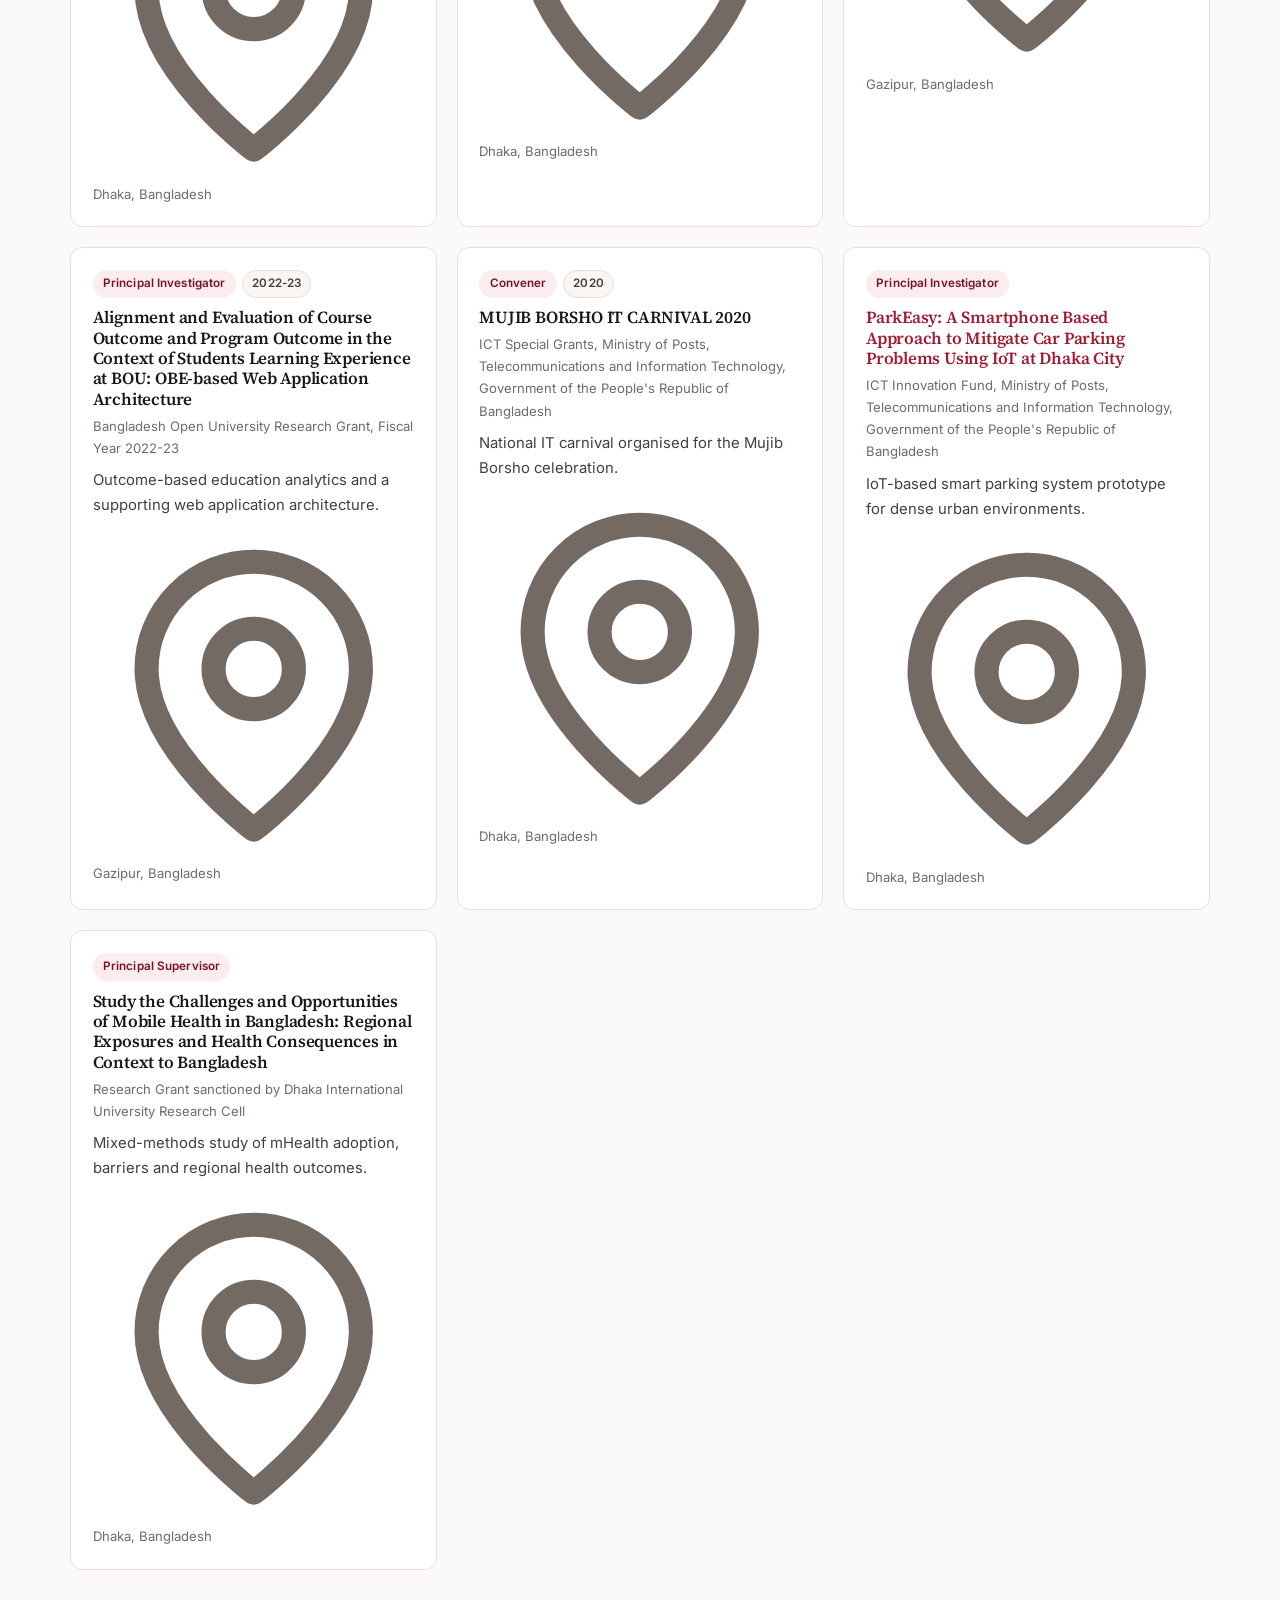
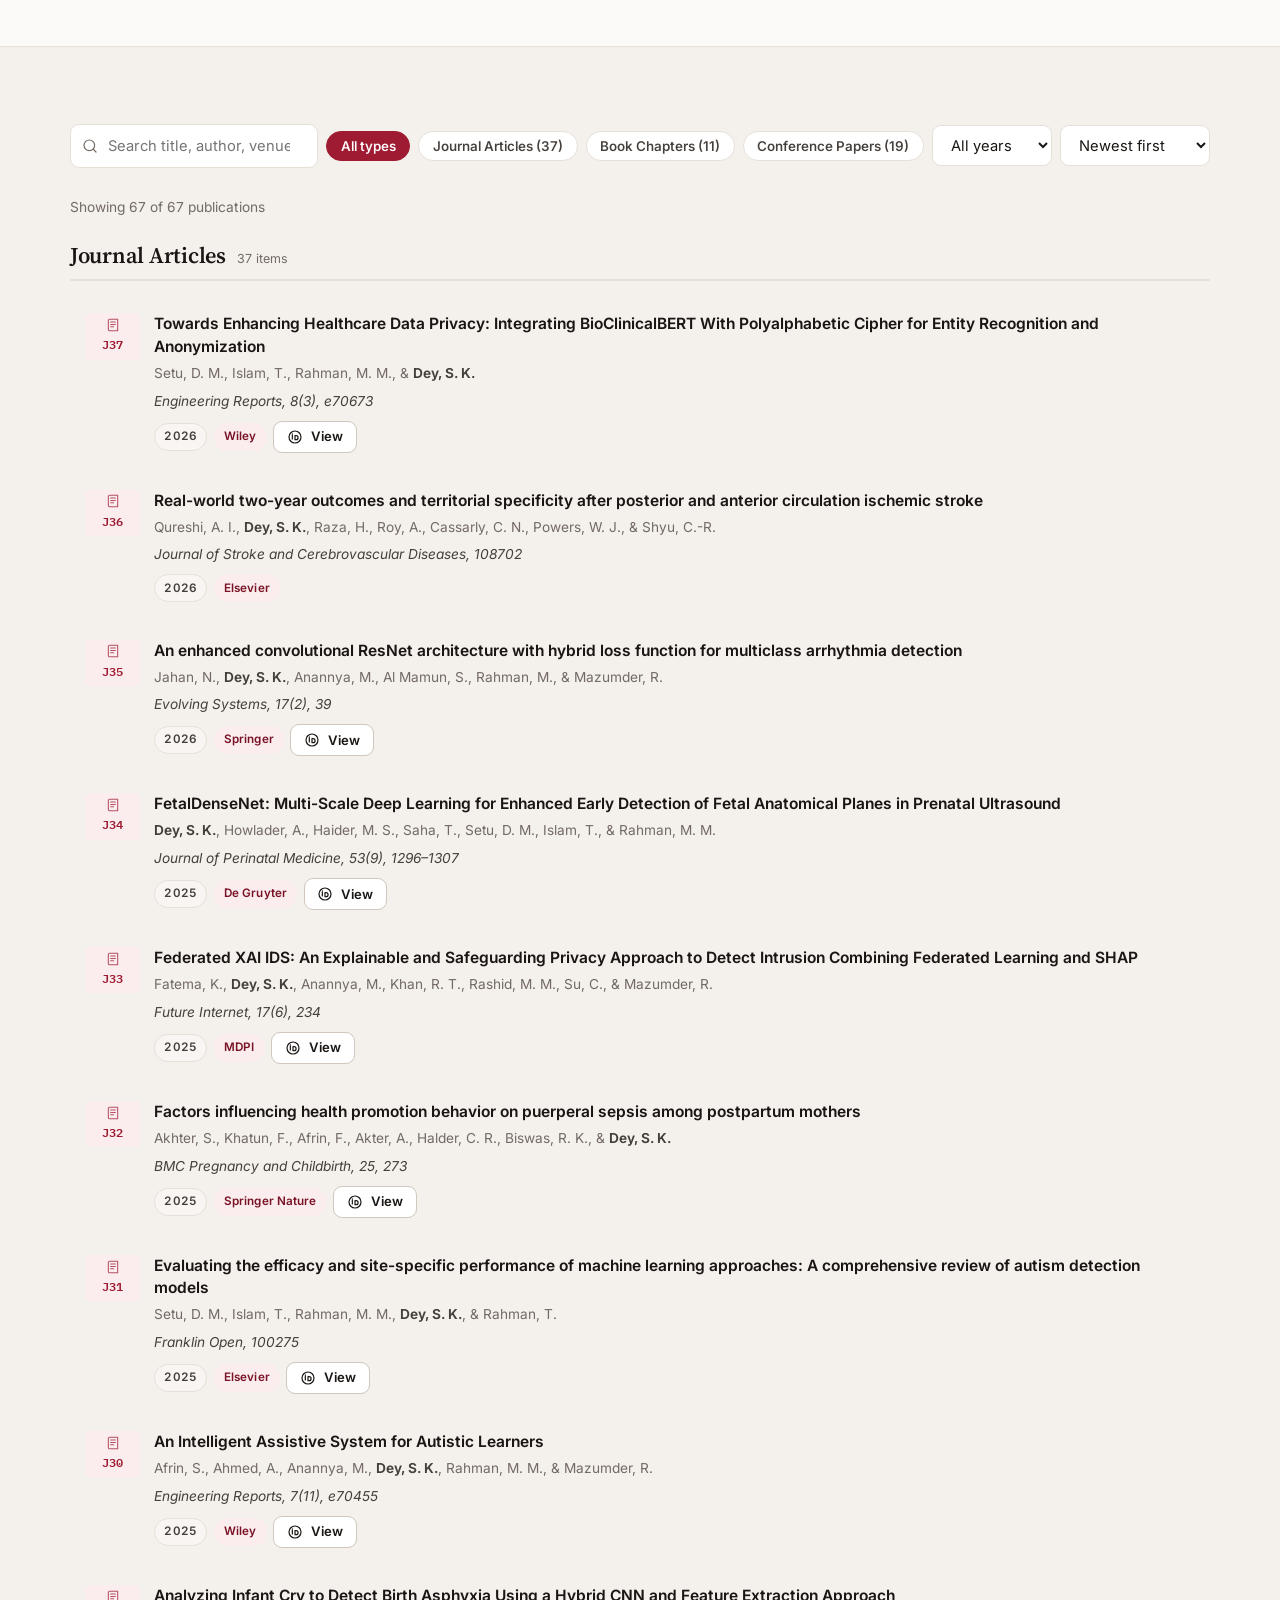
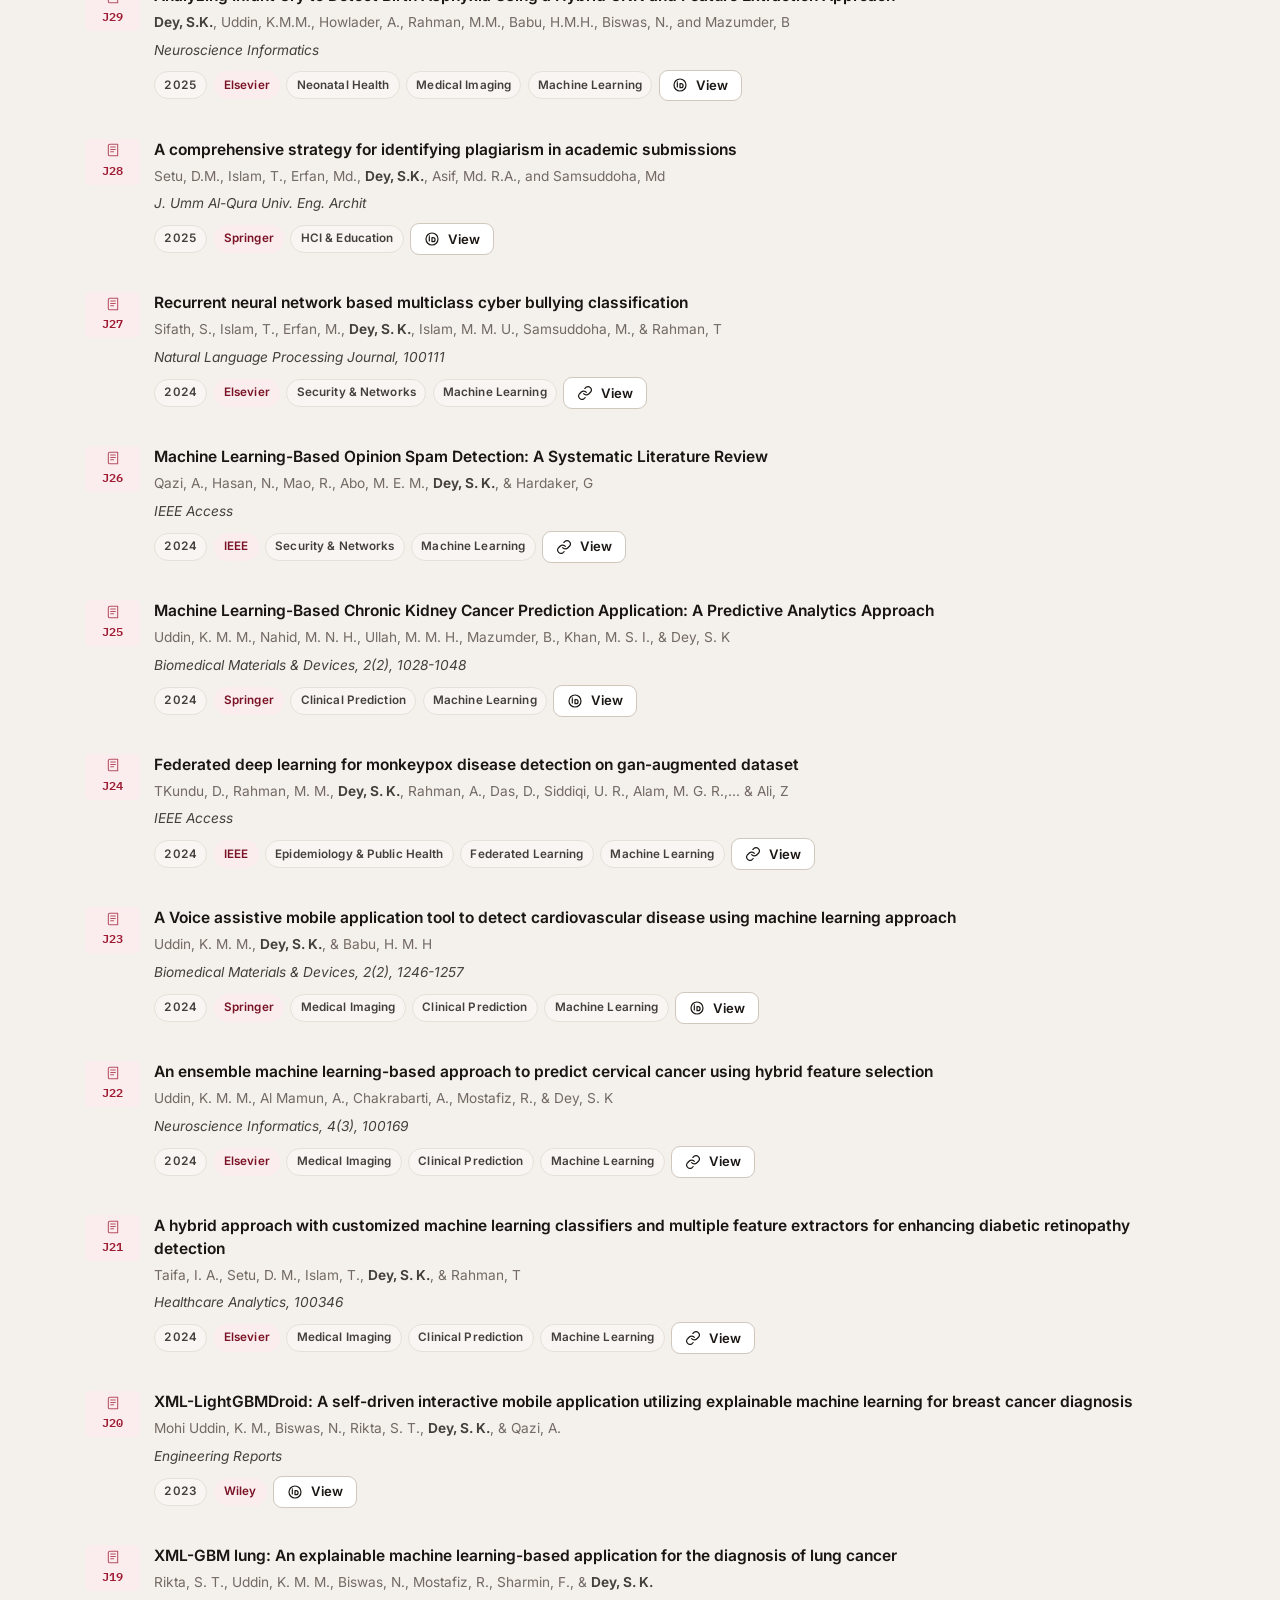
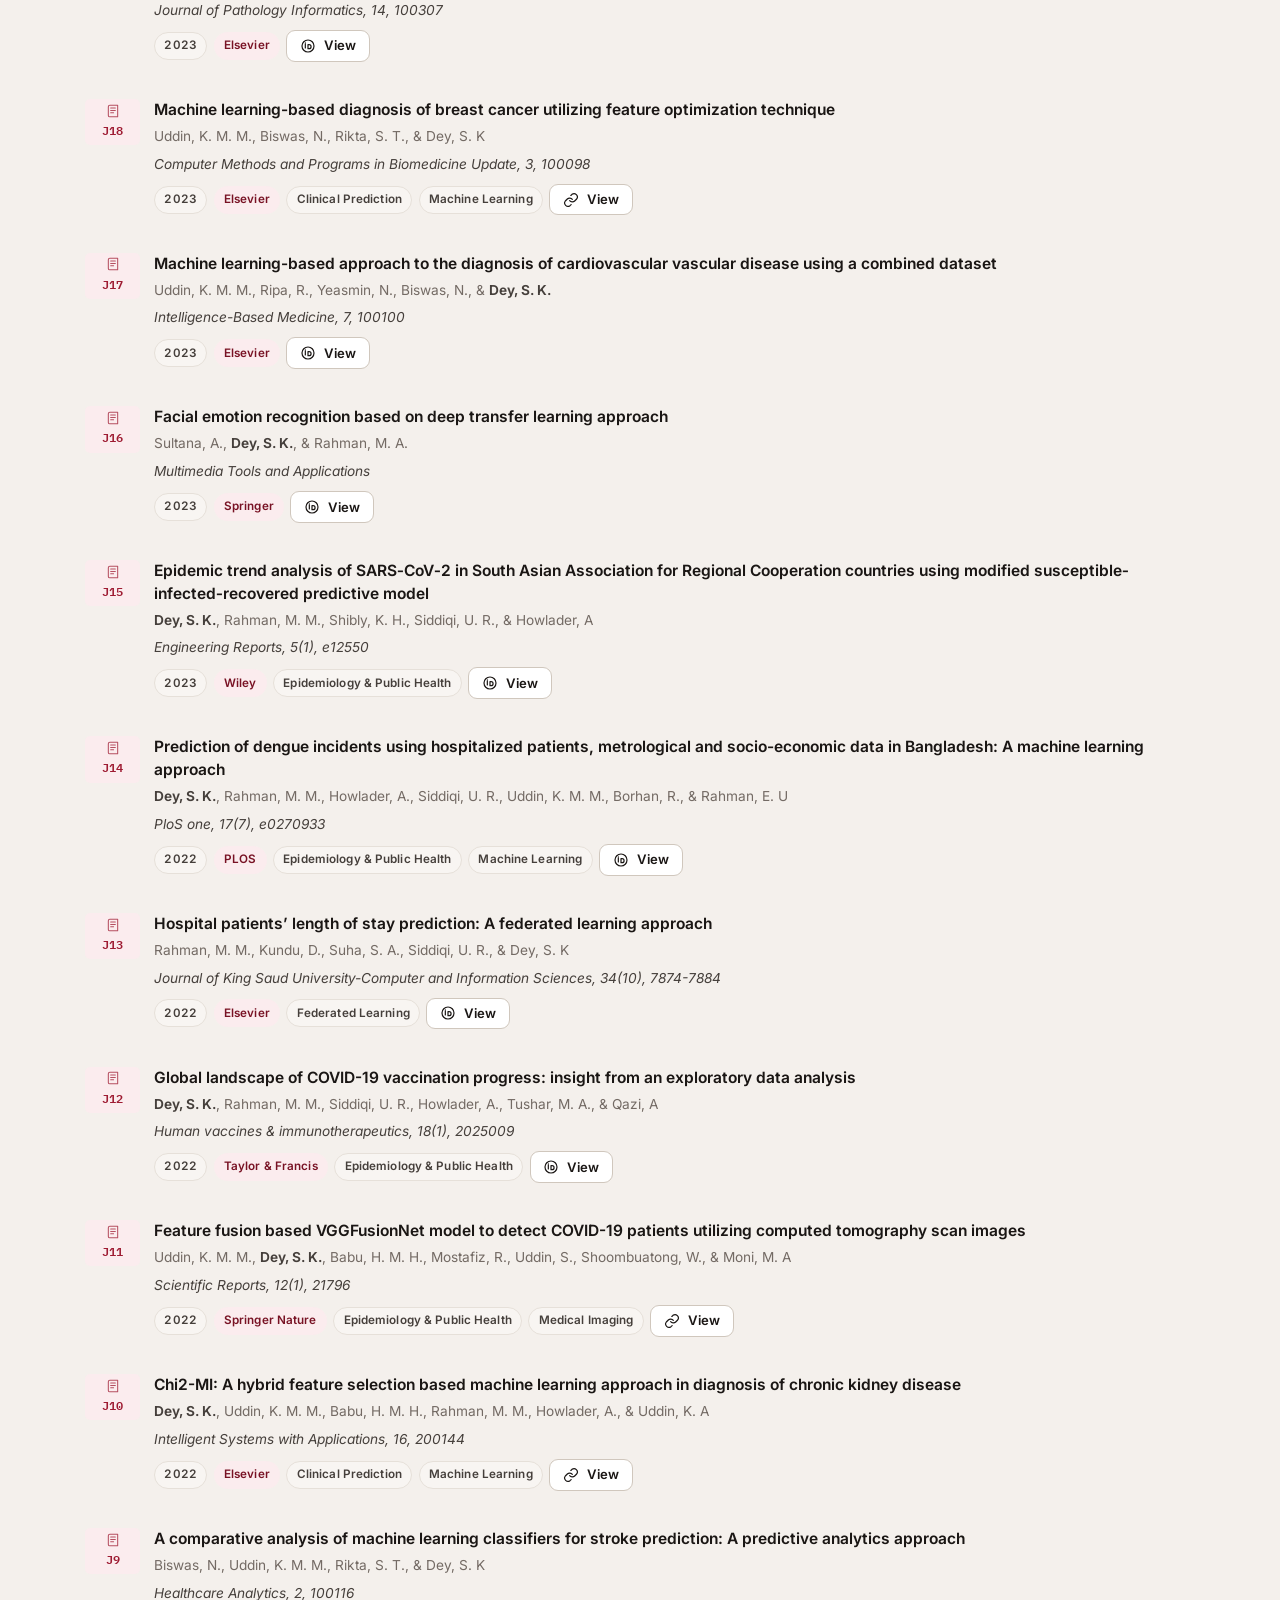
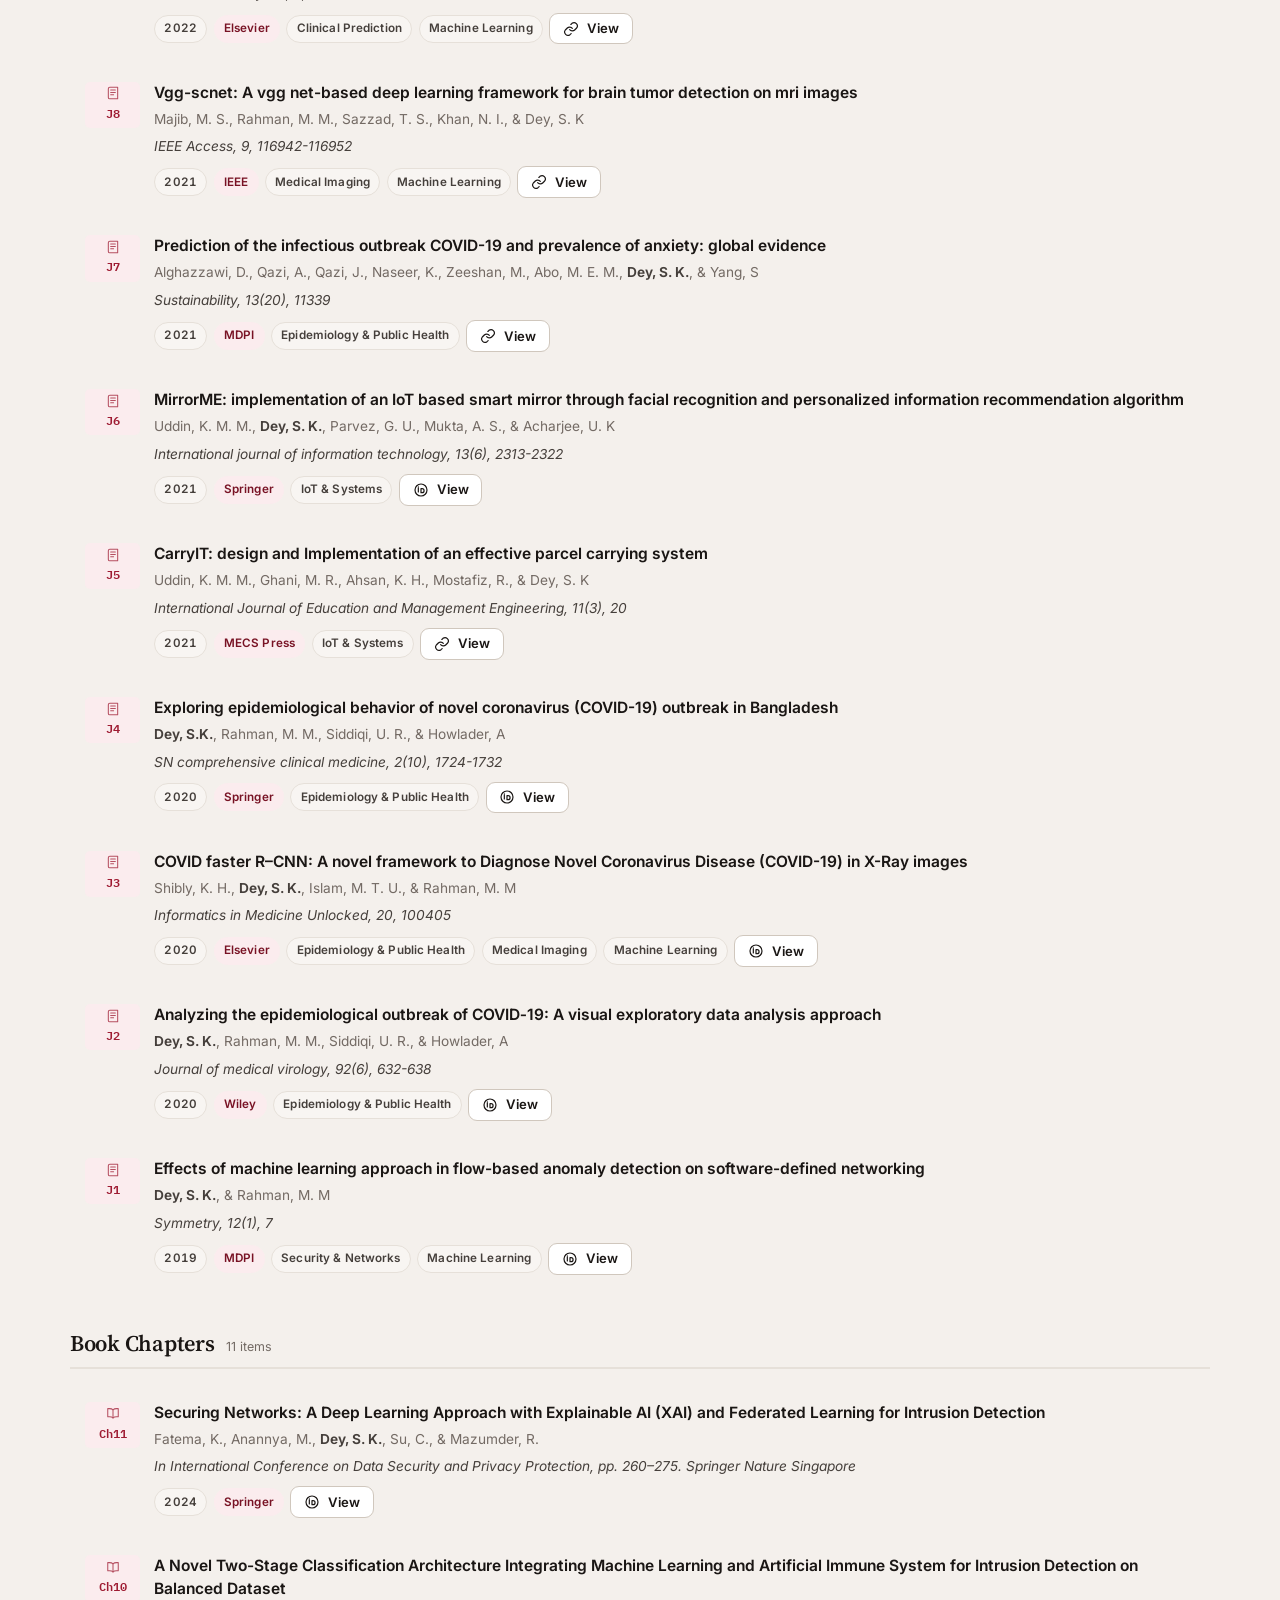
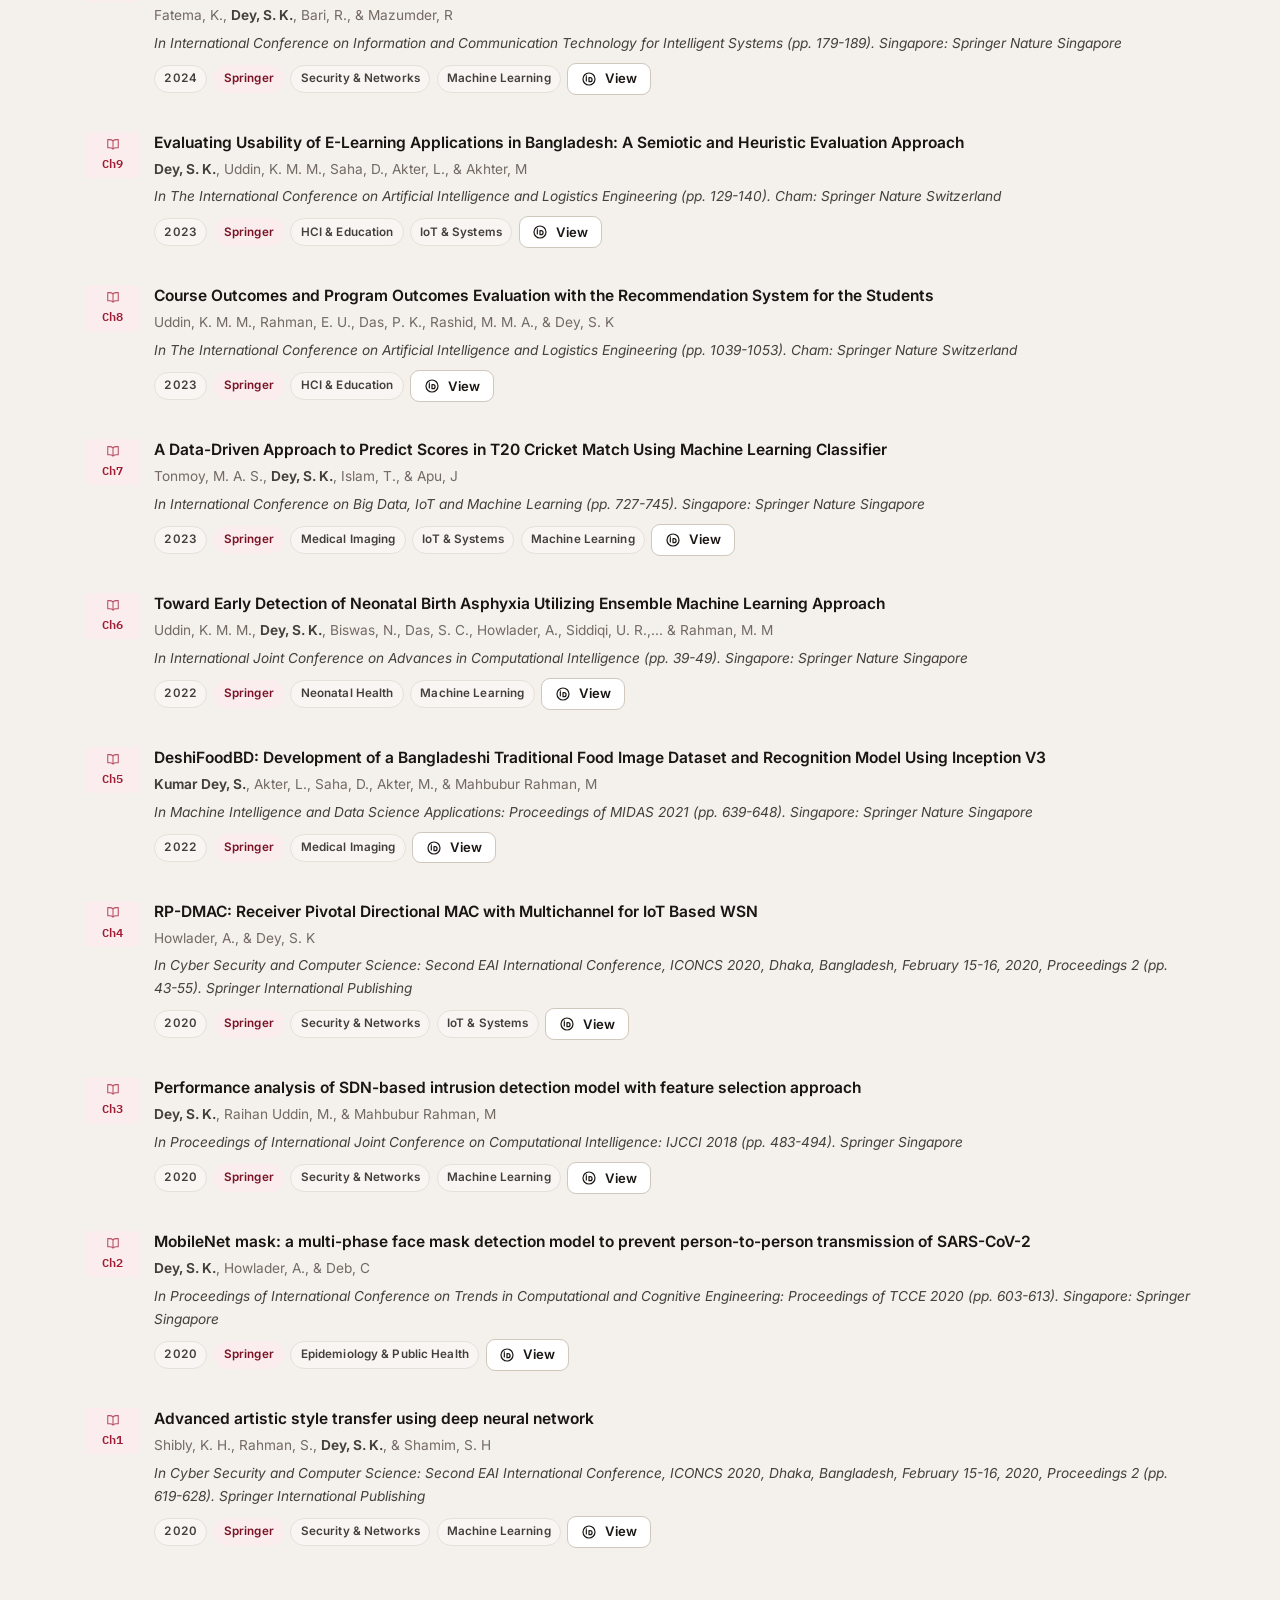
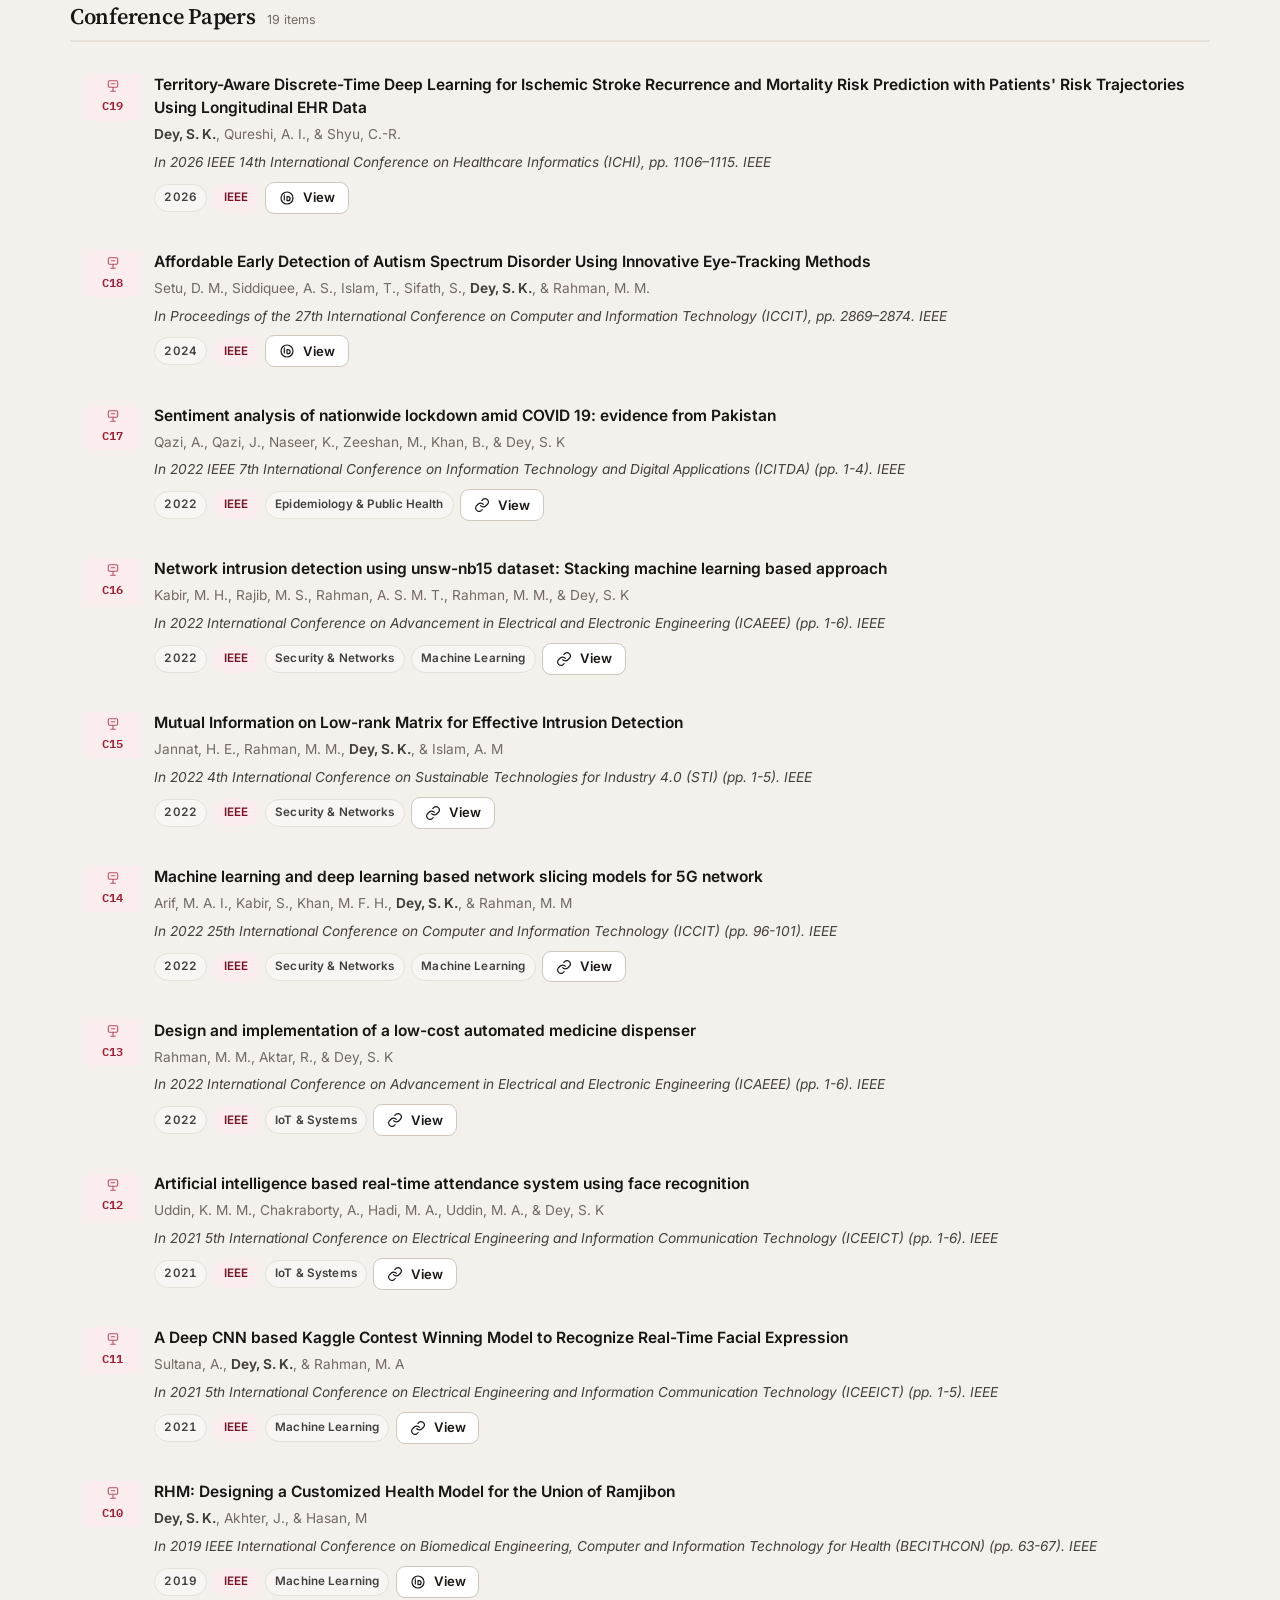
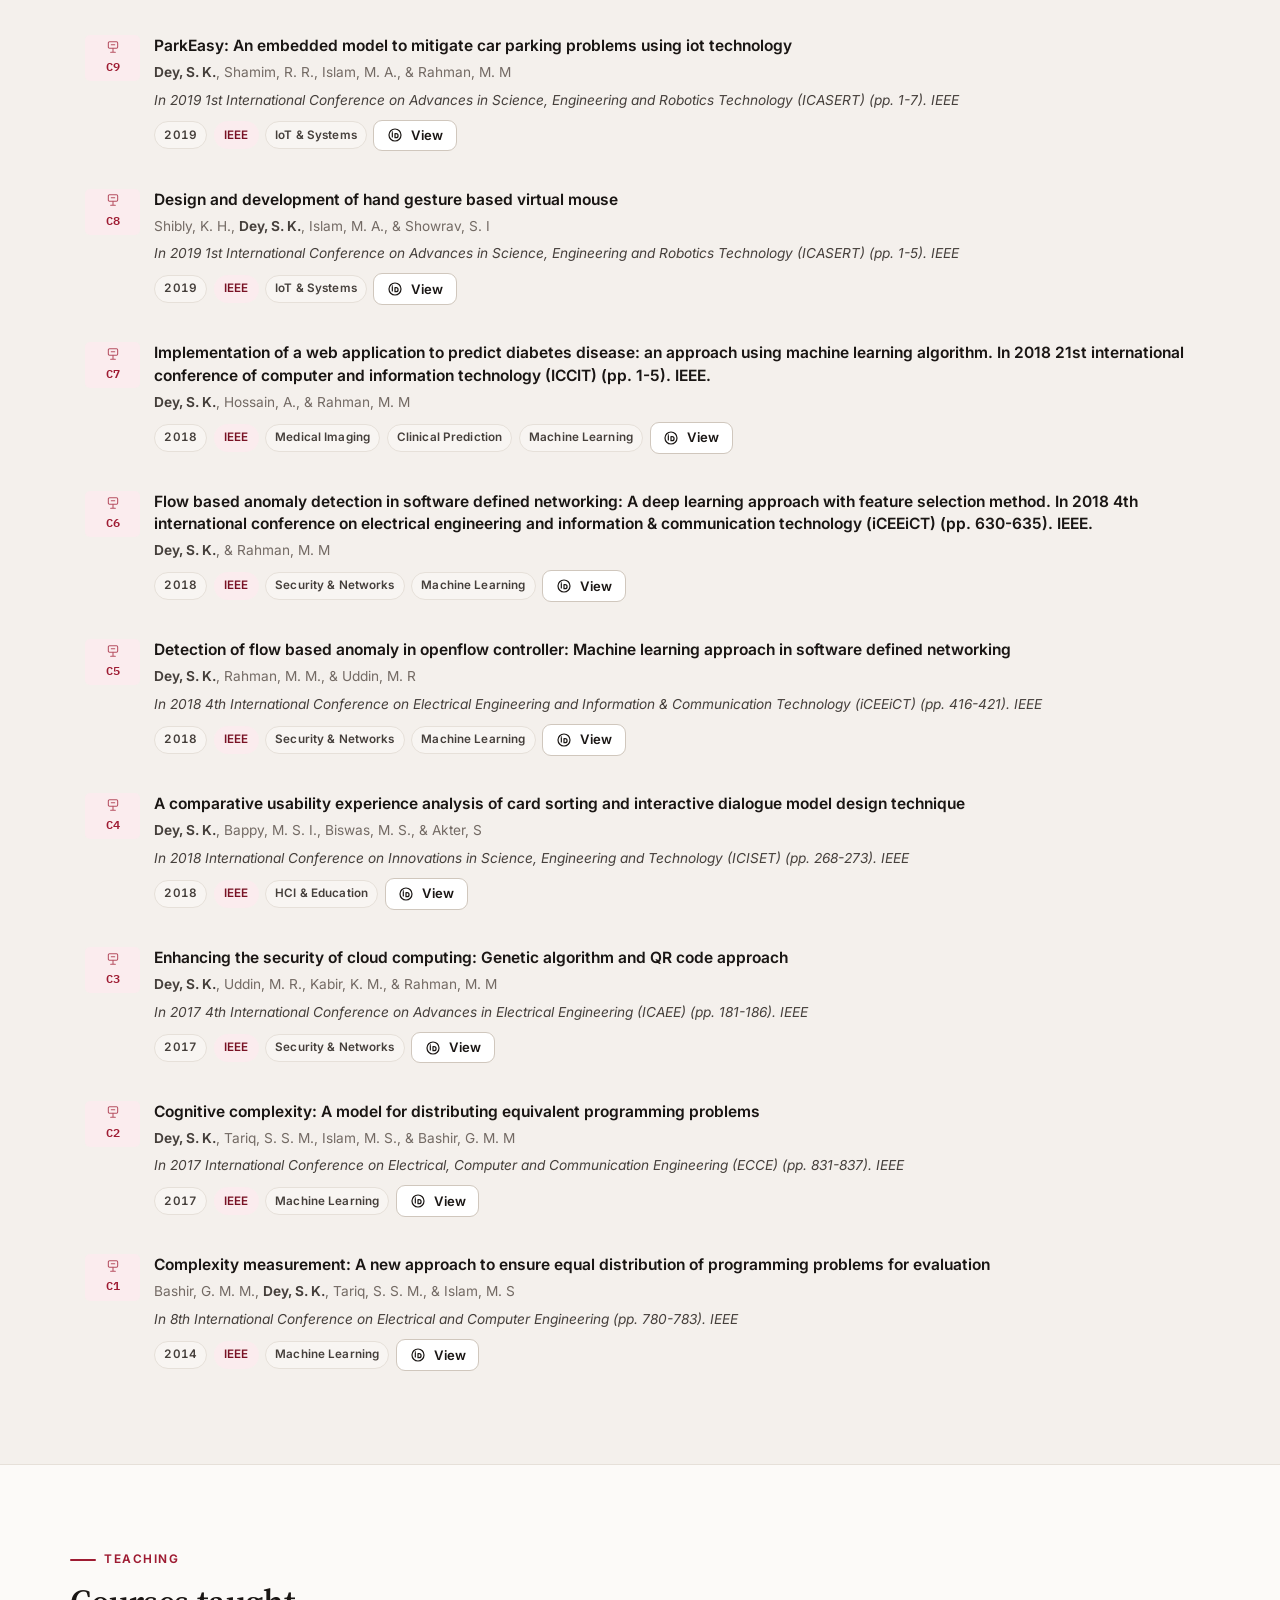
<file: cv.html>
<!DOCTYPE html>
<html lang="en">
<head>
<meta charset="utf-8">
<meta name="viewport" content="width=device-width, initial-scale=1">
<title>Curriculum Vitae — Samrat Kumar Dey</title>
<meta name="description" content="Full curriculum vitae: education, appointments, publications, grants, teaching, awards and service.">
<meta name="author" content="Samrat Kumar Dey">
<meta name="theme-color" content="#9e1b32" media="(prefers-color-scheme: light)">
<meta name="theme-color" content="#0d1117" media="(prefers-color-scheme: dark)">
<link rel="canonical" href="https://samratkumardey.github.io/cv.html">
<meta property="og:type" content="website">
<meta property="og:site_name" content="Samrat Kumar Dey">
<meta property="og:title" content="Curriculum Vitae — Samrat Kumar Dey">
<meta property="og:description" content="Full curriculum vitae: education, appointments, publications, grants, teaching, awards and service.">
<meta property="og:url" content="https://samratkumardey.github.io/cv.html">
<meta property="og:image" content="https://samratkumardey.github.io/assets/img/profile.jpg">
<meta name="twitter:card" content="summary_large_image">
<meta name="twitter:title" content="Curriculum Vitae — Samrat Kumar Dey">
<meta name="twitter:description" content="Full curriculum vitae: education, appointments, publications, grants, teaching, awards and service.">
<meta name="twitter:image" content="https://samratkumardey.github.io/assets/img/profile.jpg">
<link rel="icon" href="favicon.ico" sizes="any">
<link rel="icon" type="image/png" href="assets/img/icon-192.png">
<link rel="apple-touch-icon" href="assets/img/apple-touch-icon.png">
<link rel="manifest" href="site.webmanifest">
<link rel="preconnect" href="https://fonts.googleapis.com">
<link rel="preconnect" href="https://fonts.gstatic.com" crossorigin>
<link rel="stylesheet" href="https://fonts.googleapis.com/css2?family=Inter:wght@400;500;600;700&family=Source+Serif+4:ital,opsz,wght@0,8..60,400;0,8..60,500;0,8..60,600;0,8..60,700;1,8..60,400&family=IBM+Plex+Mono:wght@500;600&display=swap">
<link rel="stylesheet" href="assets/css/style.css">
<script>
/* Set the theme before first paint so there is no flash of the wrong colours. */
(function(){try{var t=localStorage.getItem('skd-theme');
if(t==='light'||t==='dark')document.documentElement.setAttribute('data-theme',t);}catch(e){}})();
</script>
</head>
<body>
<a class="skip-link" href="#main">Skip to content</a>
<header class="site-header" id="siteHeader"></header>
<main id="main">
<section class="page-head">
  <div class="wrap">
    <nav class="breadcrumb" aria-label="Breadcrumb"><a href="index.html">Home</a> &rsaquo; Curriculum Vitae</nav>
    <h1>Curriculum Vitae</h1>
    <p>The full record — education, appointments, funding, teaching, awards and service. Use your browser&rsquo;s print dialogue to save this page as a PDF.</p>
  </div>
</section>
<section class="section--tight"><div class="wrap"><div class="chip-row no-print"><button class="btn btn--primary btn--sm" onclick="window.print()">Print / save as PDF</button><a class="btn btn--ghost btn--sm" href="assets/CV_SamratKumarDey.pdf" target="_blank" rel="noopener">Download full CV (PDF)</a><a class="btn btn--ghost btn--sm" href="publications.html">Publication list</a></div></div></section>
<section class="section" data-render="education"></section>
<section class="section section--alt" data-render="experience"></section>
<section class="section" data-render="grants"></section>
<section class="section section--alt" data-render="publicationsAll"></section>
<section class="section" data-render="teaching"></section>
<section class="section section--alt" data-render="awards"></section>
<section class="section" data-render="service"></section>
<section class="section section--alt" data-render="training"></section>
<section class="section" data-render="skills"></section>
</main>
<footer class="site-footer" id="siteFooter"></footer>
<script src="assets/js/metrics-core.js"></script>
<script src="assets/js/app.js"></script>
</body>
</html>
</file>
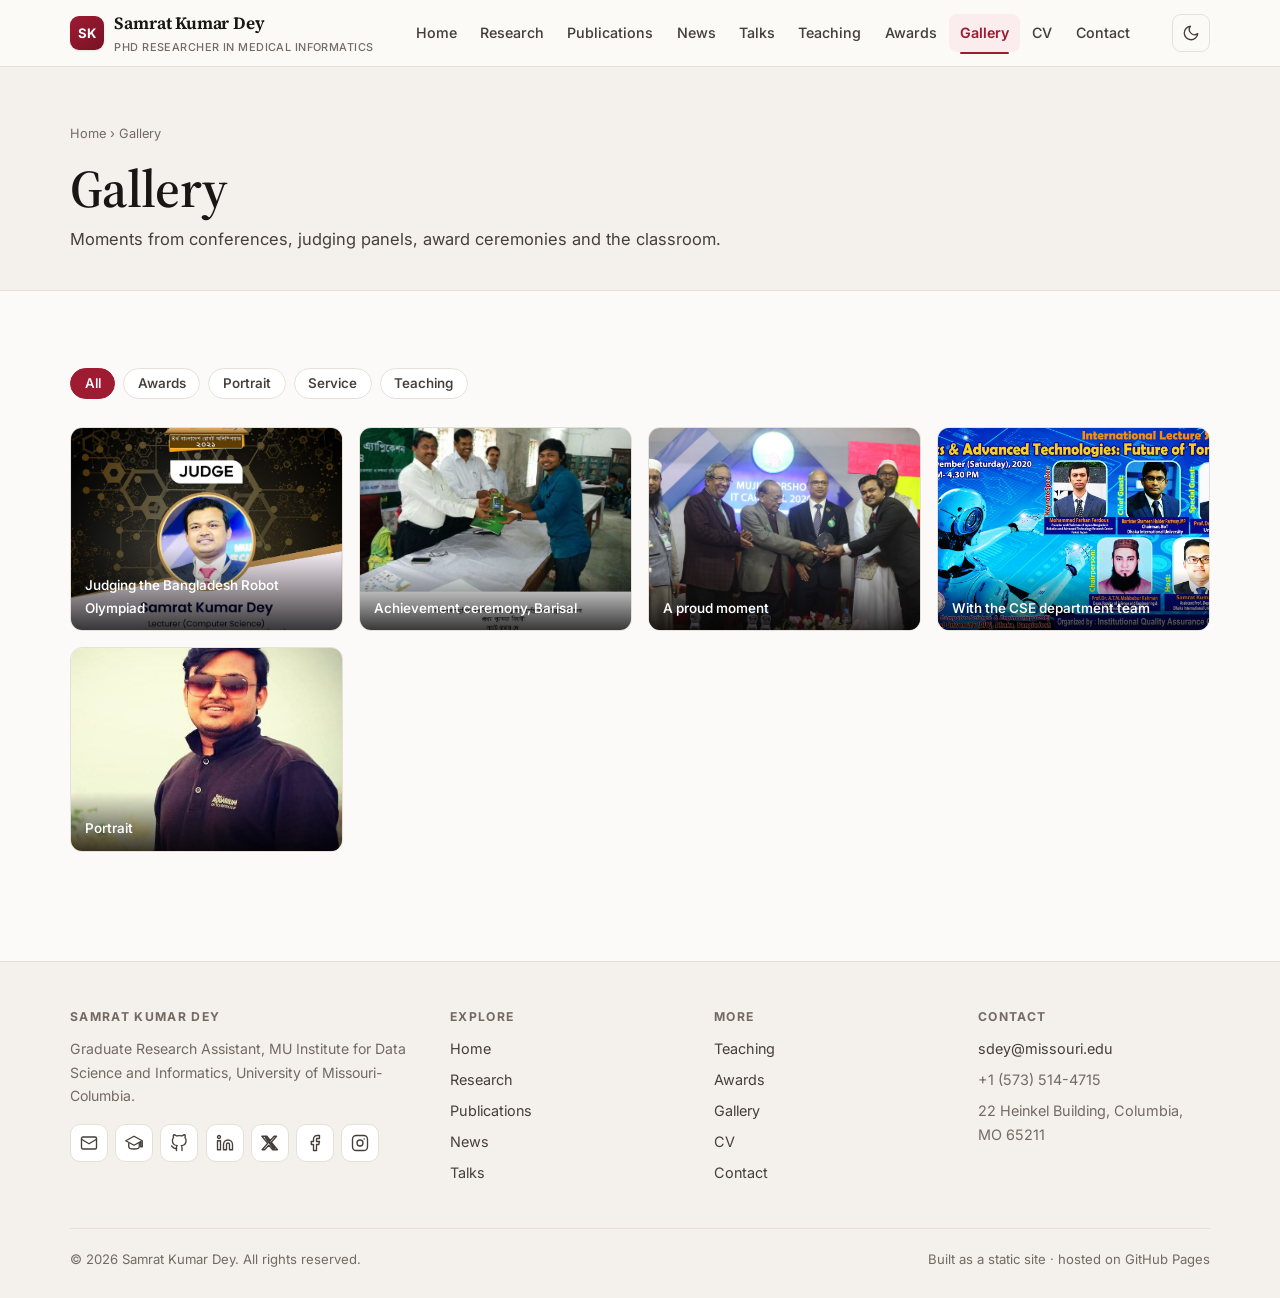
<file: gallery.html>
<!DOCTYPE html>
<html lang="en">
<head>
<meta charset="utf-8">
<meta name="viewport" content="width=device-width, initial-scale=1">
<title>Gallery — Samrat Kumar Dey</title>
<meta name="description" content="Photographs from conferences, award ceremonies, teaching and community events.">
<meta name="author" content="Samrat Kumar Dey">
<meta name="theme-color" content="#9e1b32" media="(prefers-color-scheme: light)">
<meta name="theme-color" content="#0d1117" media="(prefers-color-scheme: dark)">
<link rel="canonical" href="https://samratkumardey.github.io/gallery.html">
<meta property="og:type" content="website">
<meta property="og:site_name" content="Samrat Kumar Dey">
<meta property="og:title" content="Gallery — Samrat Kumar Dey">
<meta property="og:description" content="Photographs from conferences, award ceremonies, teaching and community events.">
<meta property="og:url" content="https://samratkumardey.github.io/gallery.html">
<meta property="og:image" content="https://samratkumardey.github.io/assets/img/profile.jpg">
<meta name="twitter:card" content="summary_large_image">
<meta name="twitter:title" content="Gallery — Samrat Kumar Dey">
<meta name="twitter:description" content="Photographs from conferences, award ceremonies, teaching and community events.">
<meta name="twitter:image" content="https://samratkumardey.github.io/assets/img/profile.jpg">
<link rel="icon" href="favicon.ico" sizes="any">
<link rel="icon" type="image/png" href="assets/img/icon-192.png">
<link rel="apple-touch-icon" href="assets/img/apple-touch-icon.png">
<link rel="manifest" href="site.webmanifest">
<link rel="preconnect" href="https://fonts.googleapis.com">
<link rel="preconnect" href="https://fonts.gstatic.com" crossorigin>
<link rel="stylesheet" href="https://fonts.googleapis.com/css2?family=Inter:wght@400;500;600;700&family=Source+Serif+4:ital,opsz,wght@0,8..60,400;0,8..60,500;0,8..60,600;0,8..60,700;1,8..60,400&family=IBM+Plex+Mono:wght@500;600&display=swap">
<link rel="stylesheet" href="assets/css/style.css">
<script>
/* Set the theme before first paint so there is no flash of the wrong colours. */
(function(){try{var t=localStorage.getItem('skd-theme');
if(t==='light'||t==='dark')document.documentElement.setAttribute('data-theme',t);}catch(e){}})();
</script>
</head>
<body>
<a class="skip-link" href="#main">Skip to content</a>
<header class="site-header" id="siteHeader"></header>
<main id="main">
<section class="page-head">
  <div class="wrap">
    <nav class="breadcrumb" aria-label="Breadcrumb"><a href="index.html">Home</a> &rsaquo; Gallery</nav>
    <h1>Gallery</h1>
    <p>Moments from conferences, judging panels, award ceremonies and the classroom.</p>
  </div>
</section>
<section class="section" data-render="gallery"></section>
</main>
<footer class="site-footer" id="siteFooter"></footer>
<script src="assets/js/metrics-core.js"></script>
<script src="assets/js/app.js"></script>
</body>
</html>
</file>
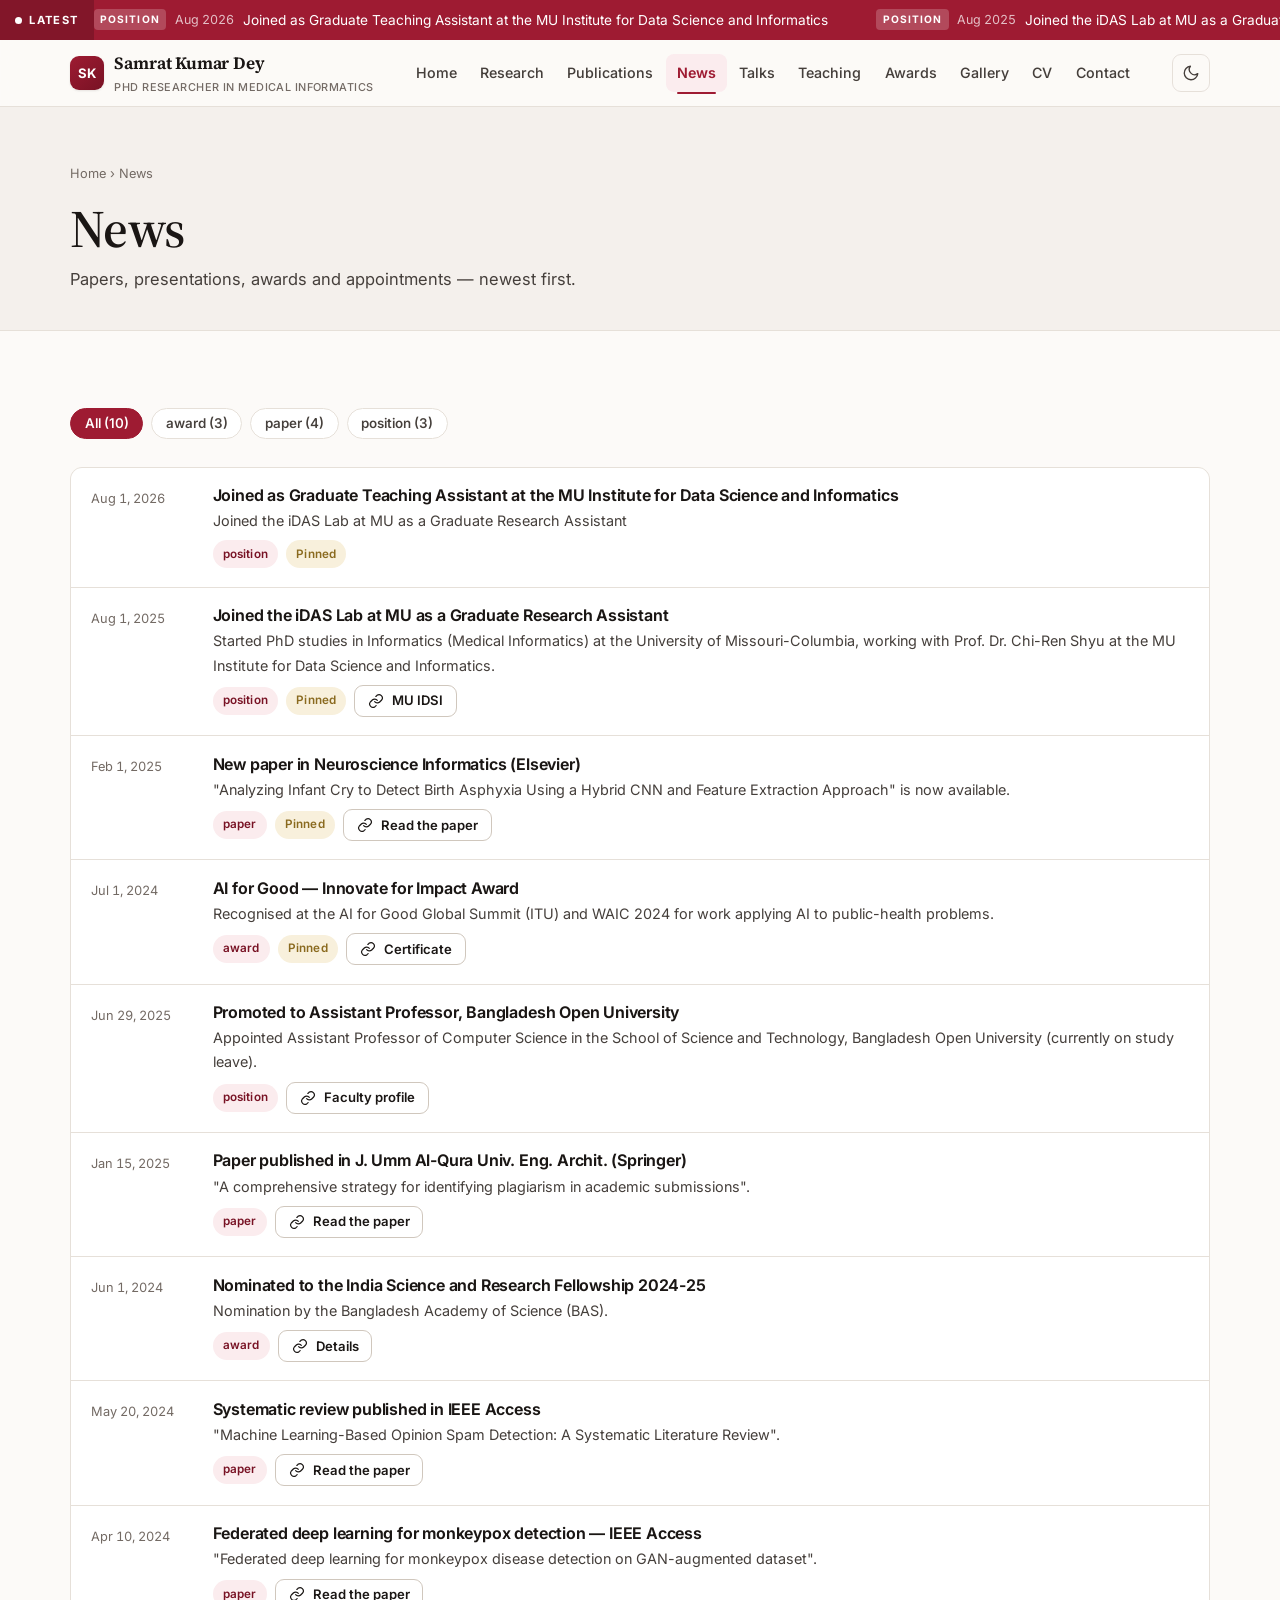
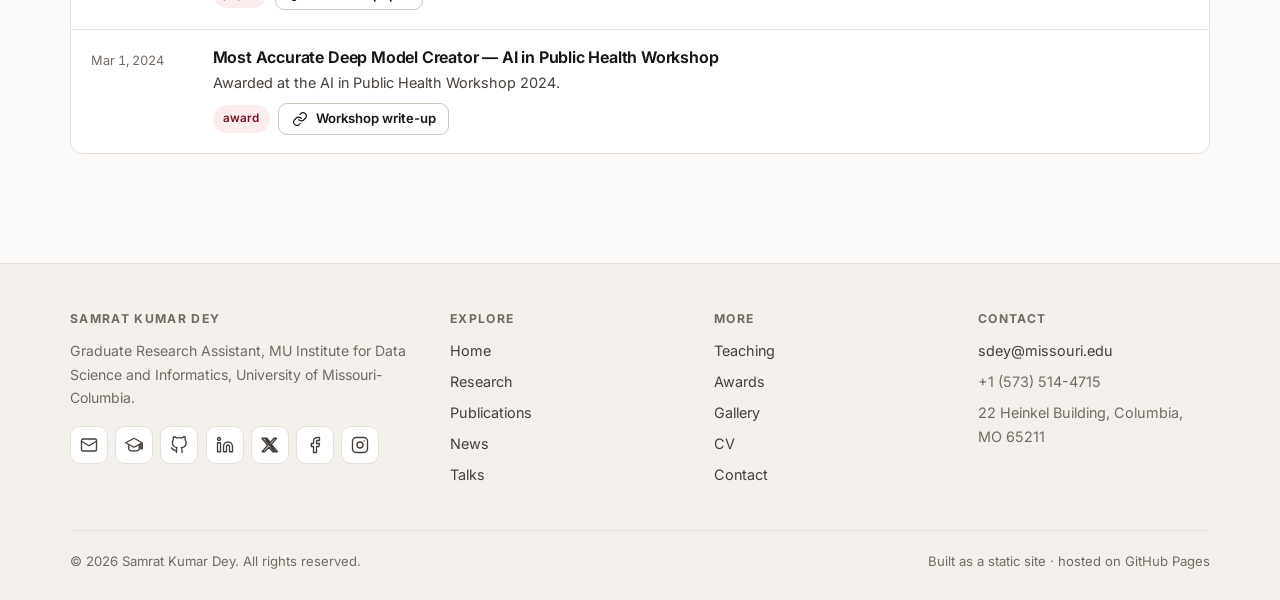
<file: news.html>
<!DOCTYPE html>
<html lang="en">
<head>
<meta charset="utf-8">
<meta name="viewport" content="width=device-width, initial-scale=1">
<title>News — Samrat Kumar Dey</title>
<meta name="description" content="Recent news: published papers, presentations, awards, appointments and lab updates.">
<meta name="author" content="Samrat Kumar Dey">
<meta name="theme-color" content="#9e1b32" media="(prefers-color-scheme: light)">
<meta name="theme-color" content="#0d1117" media="(prefers-color-scheme: dark)">
<link rel="canonical" href="https://samratkumardey.github.io/news.html">
<meta property="og:type" content="website">
<meta property="og:site_name" content="Samrat Kumar Dey">
<meta property="og:title" content="News — Samrat Kumar Dey">
<meta property="og:description" content="Recent news: published papers, presentations, awards, appointments and lab updates.">
<meta property="og:url" content="https://samratkumardey.github.io/news.html">
<meta property="og:image" content="https://samratkumardey.github.io/assets/img/profile.jpg">
<meta name="twitter:card" content="summary_large_image">
<meta name="twitter:title" content="News — Samrat Kumar Dey">
<meta name="twitter:description" content="Recent news: published papers, presentations, awards, appointments and lab updates.">
<meta name="twitter:image" content="https://samratkumardey.github.io/assets/img/profile.jpg">
<link rel="icon" href="favicon.ico" sizes="any">
<link rel="icon" type="image/png" href="assets/img/icon-192.png">
<link rel="apple-touch-icon" href="assets/img/apple-touch-icon.png">
<link rel="manifest" href="site.webmanifest">
<link rel="preconnect" href="https://fonts.googleapis.com">
<link rel="preconnect" href="https://fonts.gstatic.com" crossorigin>
<link rel="stylesheet" href="https://fonts.googleapis.com/css2?family=Inter:wght@400;500;600;700&family=Source+Serif+4:ital,opsz,wght@0,8..60,400;0,8..60,500;0,8..60,600;0,8..60,700;1,8..60,400&family=IBM+Plex+Mono:wght@500;600&display=swap">
<link rel="stylesheet" href="assets/css/style.css">
<script>
/* Set the theme before first paint so there is no flash of the wrong colours. */
(function(){try{var t=localStorage.getItem('skd-theme');
if(t==='light'||t==='dark')document.documentElement.setAttribute('data-theme',t);}catch(e){}})();
</script>
</head>
<body>
<a class="skip-link" href="#main">Skip to content</a>
<div class="ticker" id="newsTicker"></div>
<header class="site-header" id="siteHeader"></header>
<main id="main">
<section class="page-head">
  <div class="wrap">
    <nav class="breadcrumb" aria-label="Breadcrumb"><a href="index.html">Home</a> &rsaquo; News</nav>
    <h1>News</h1>
    <p>Papers, presentations, awards and appointments — newest first.</p>
  </div>
</section>
<section class="section" data-render="newsAll"></section>
</main>
<footer class="site-footer" id="siteFooter"></footer>
<script src="assets/js/metrics-core.js"></script>
<script src="assets/js/app.js"></script>
</body>
</html>
</file>
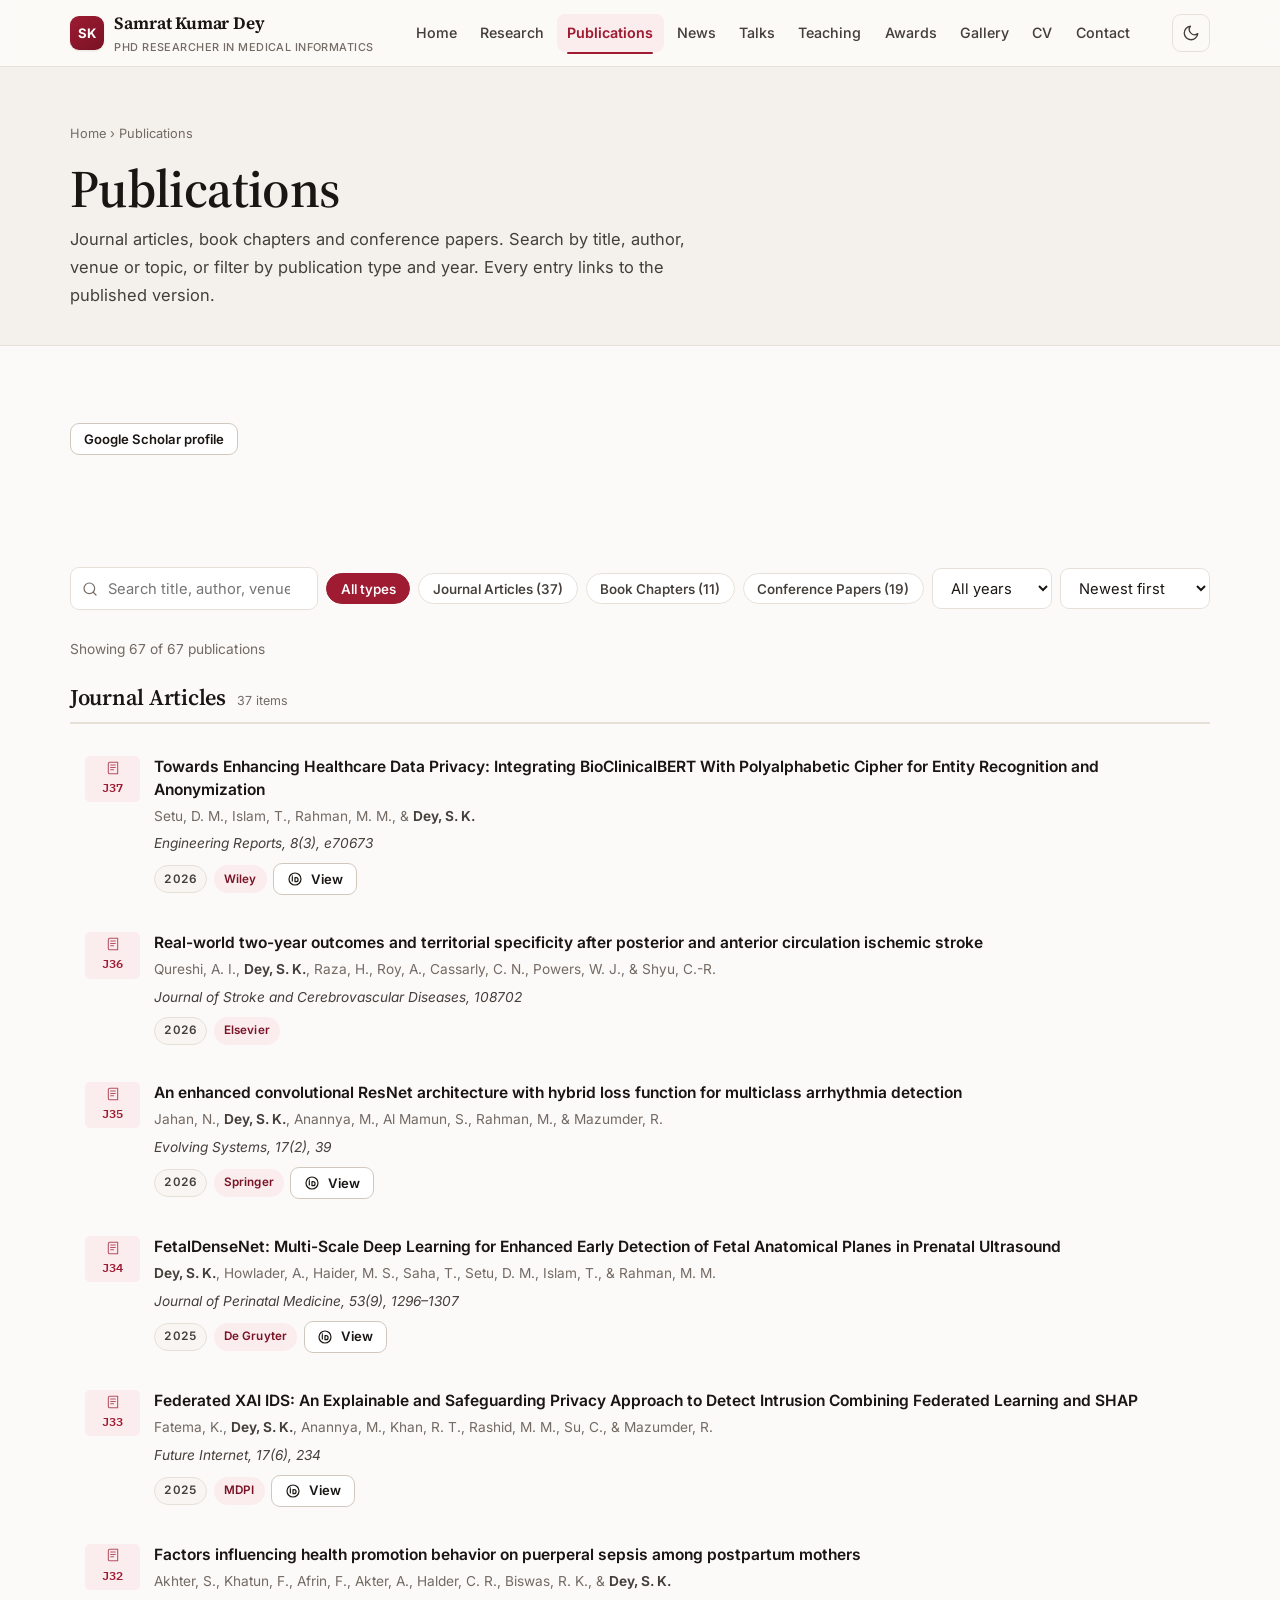
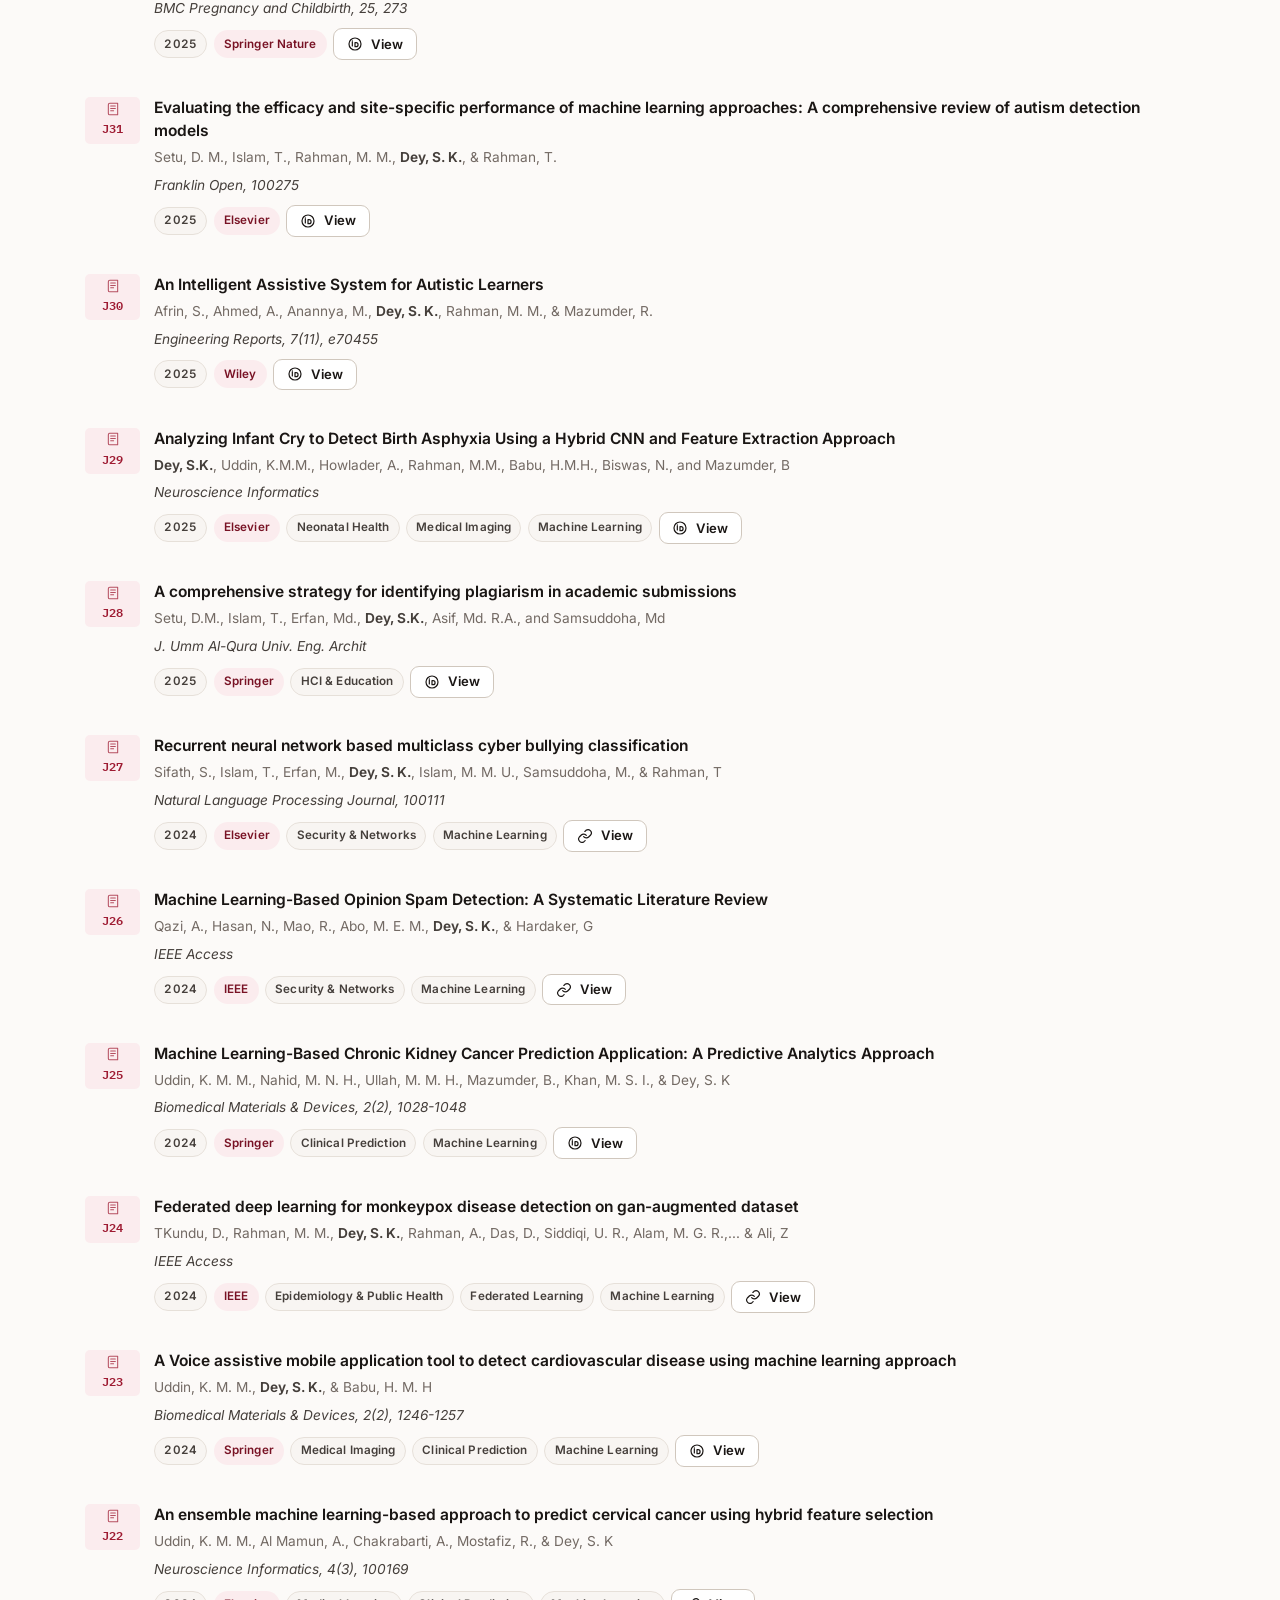
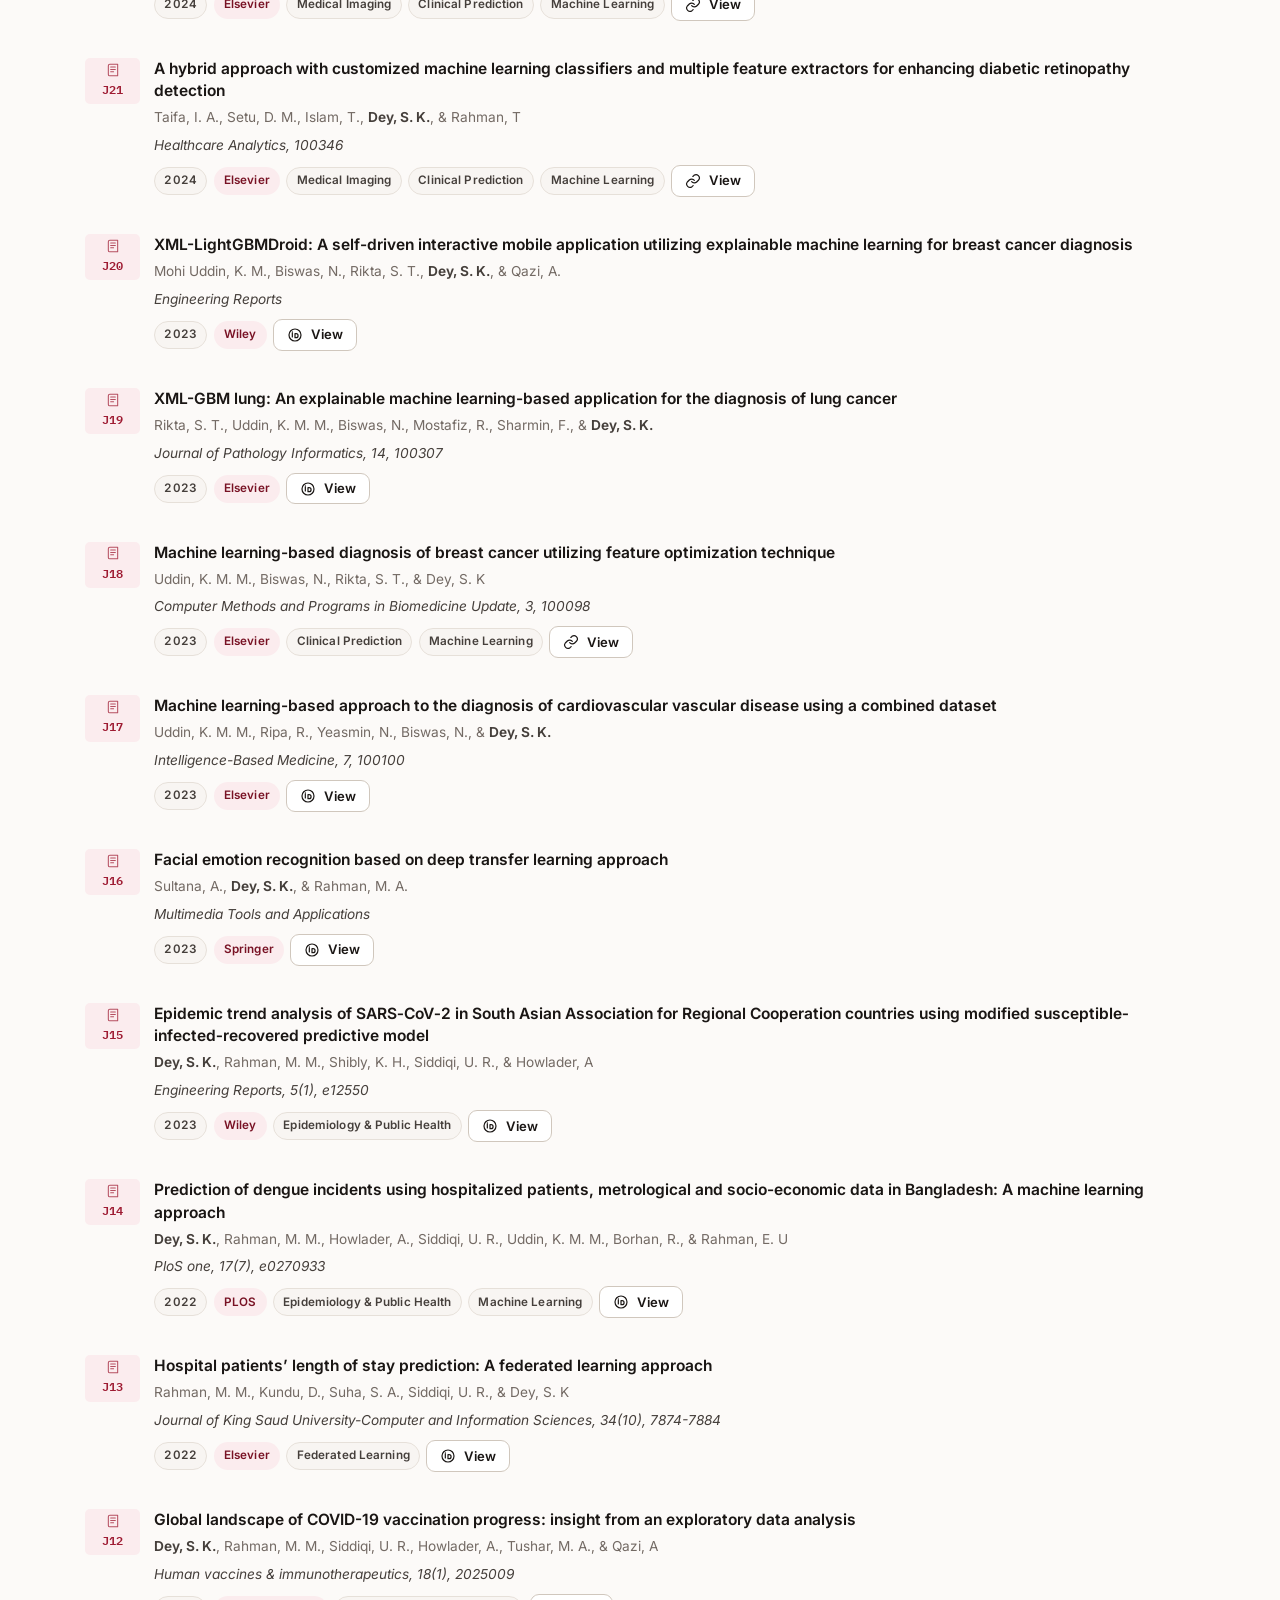
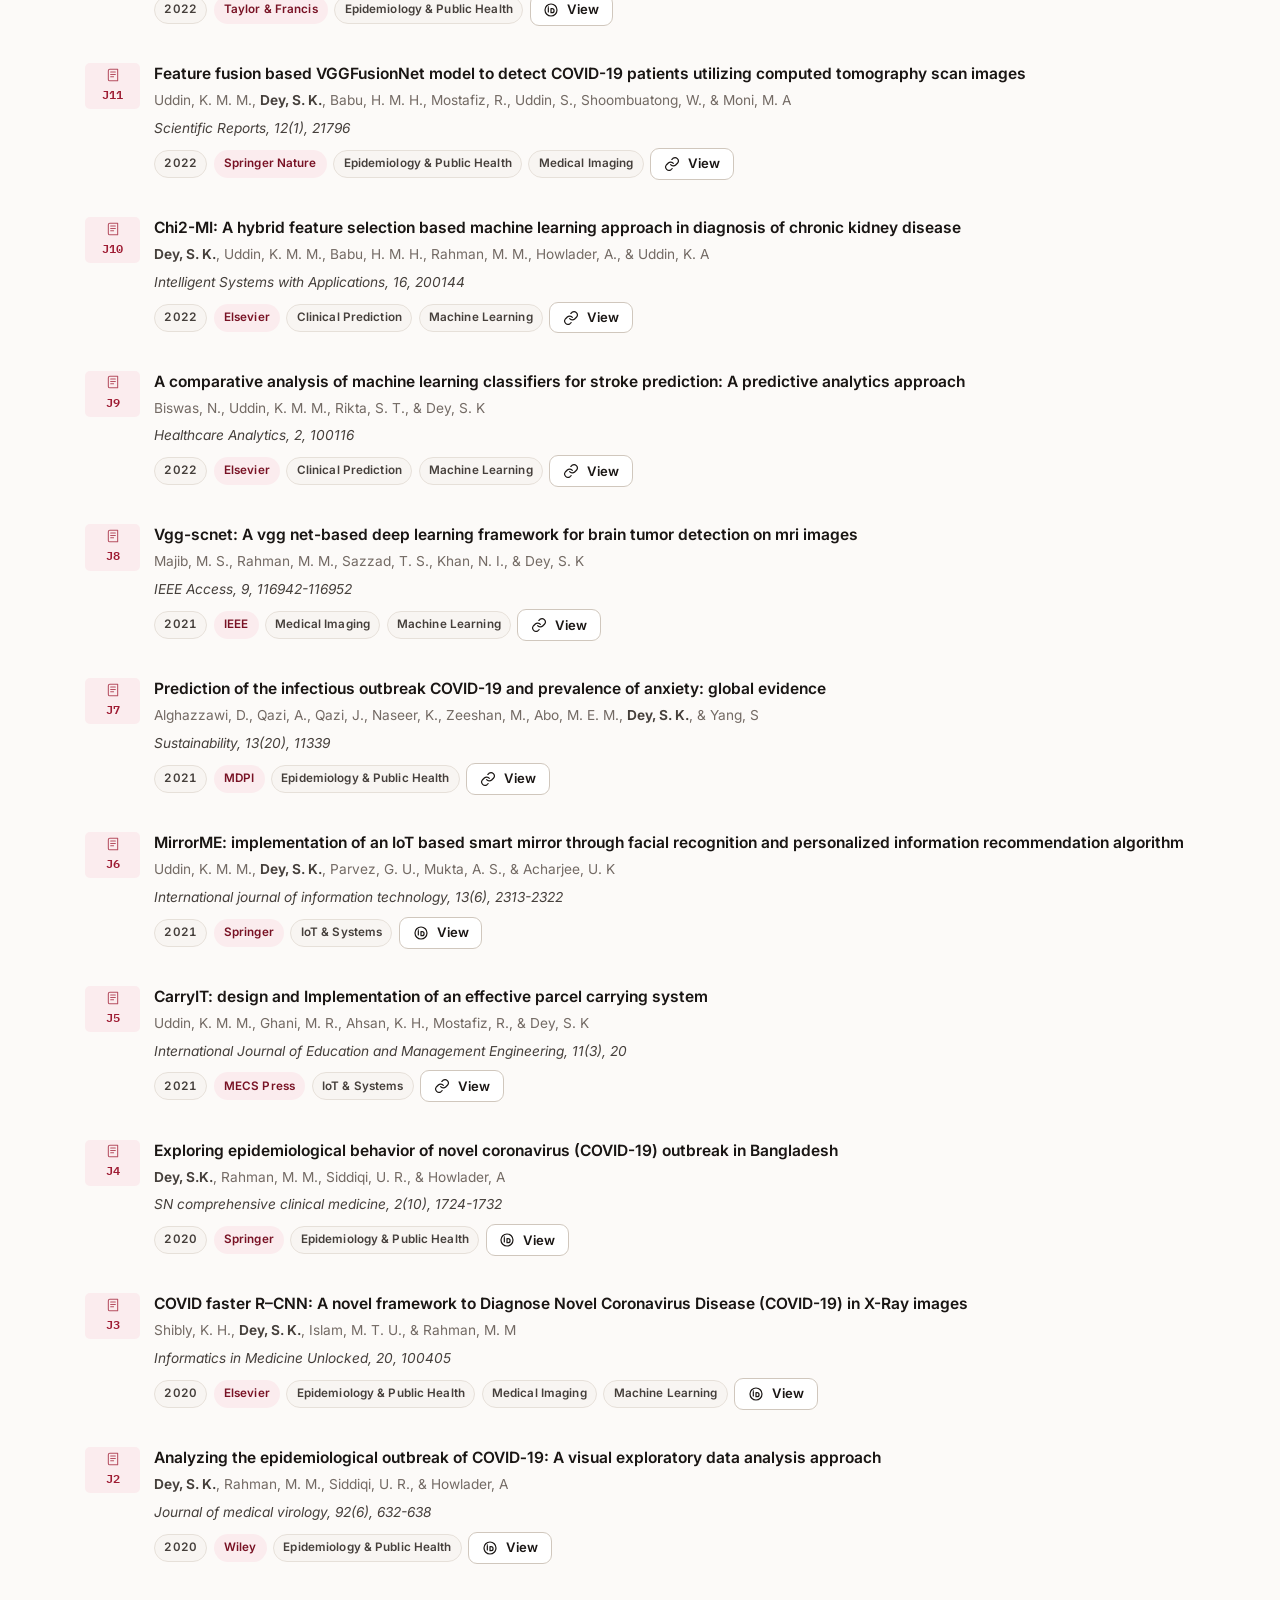
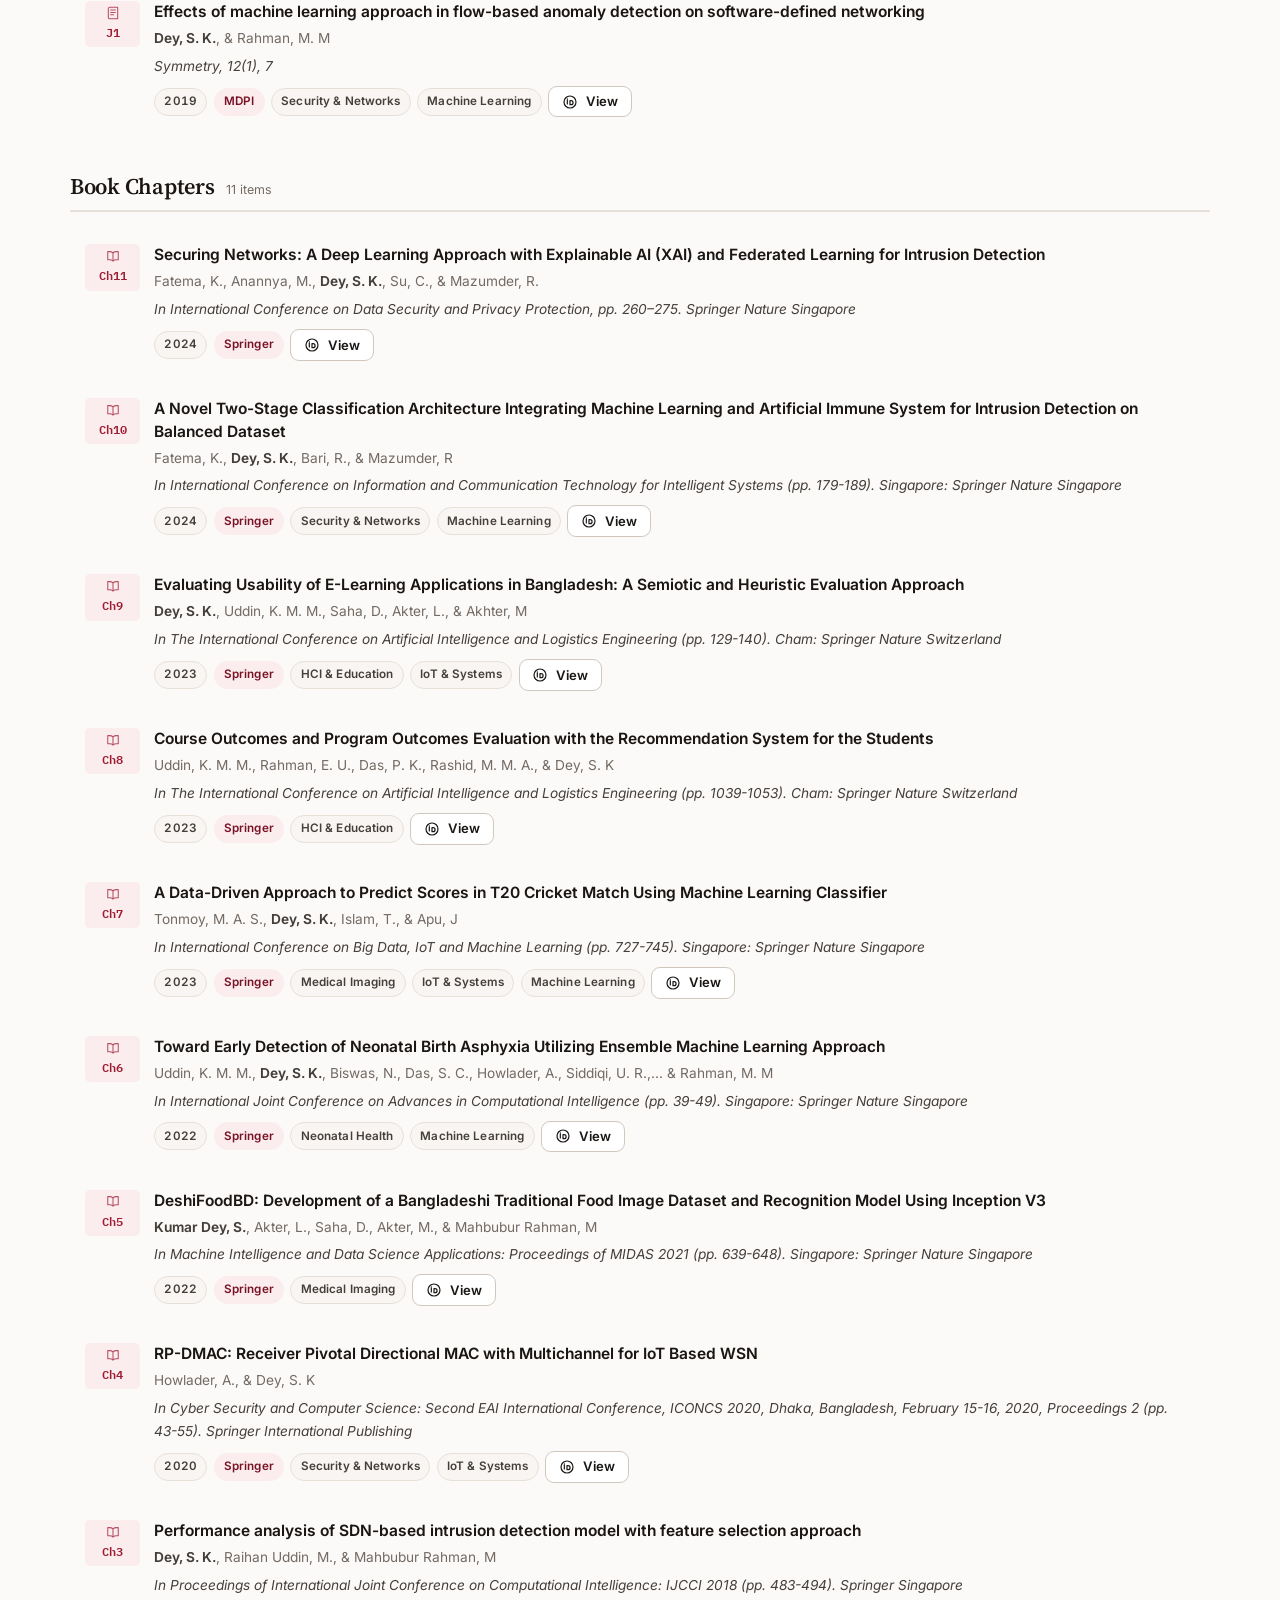
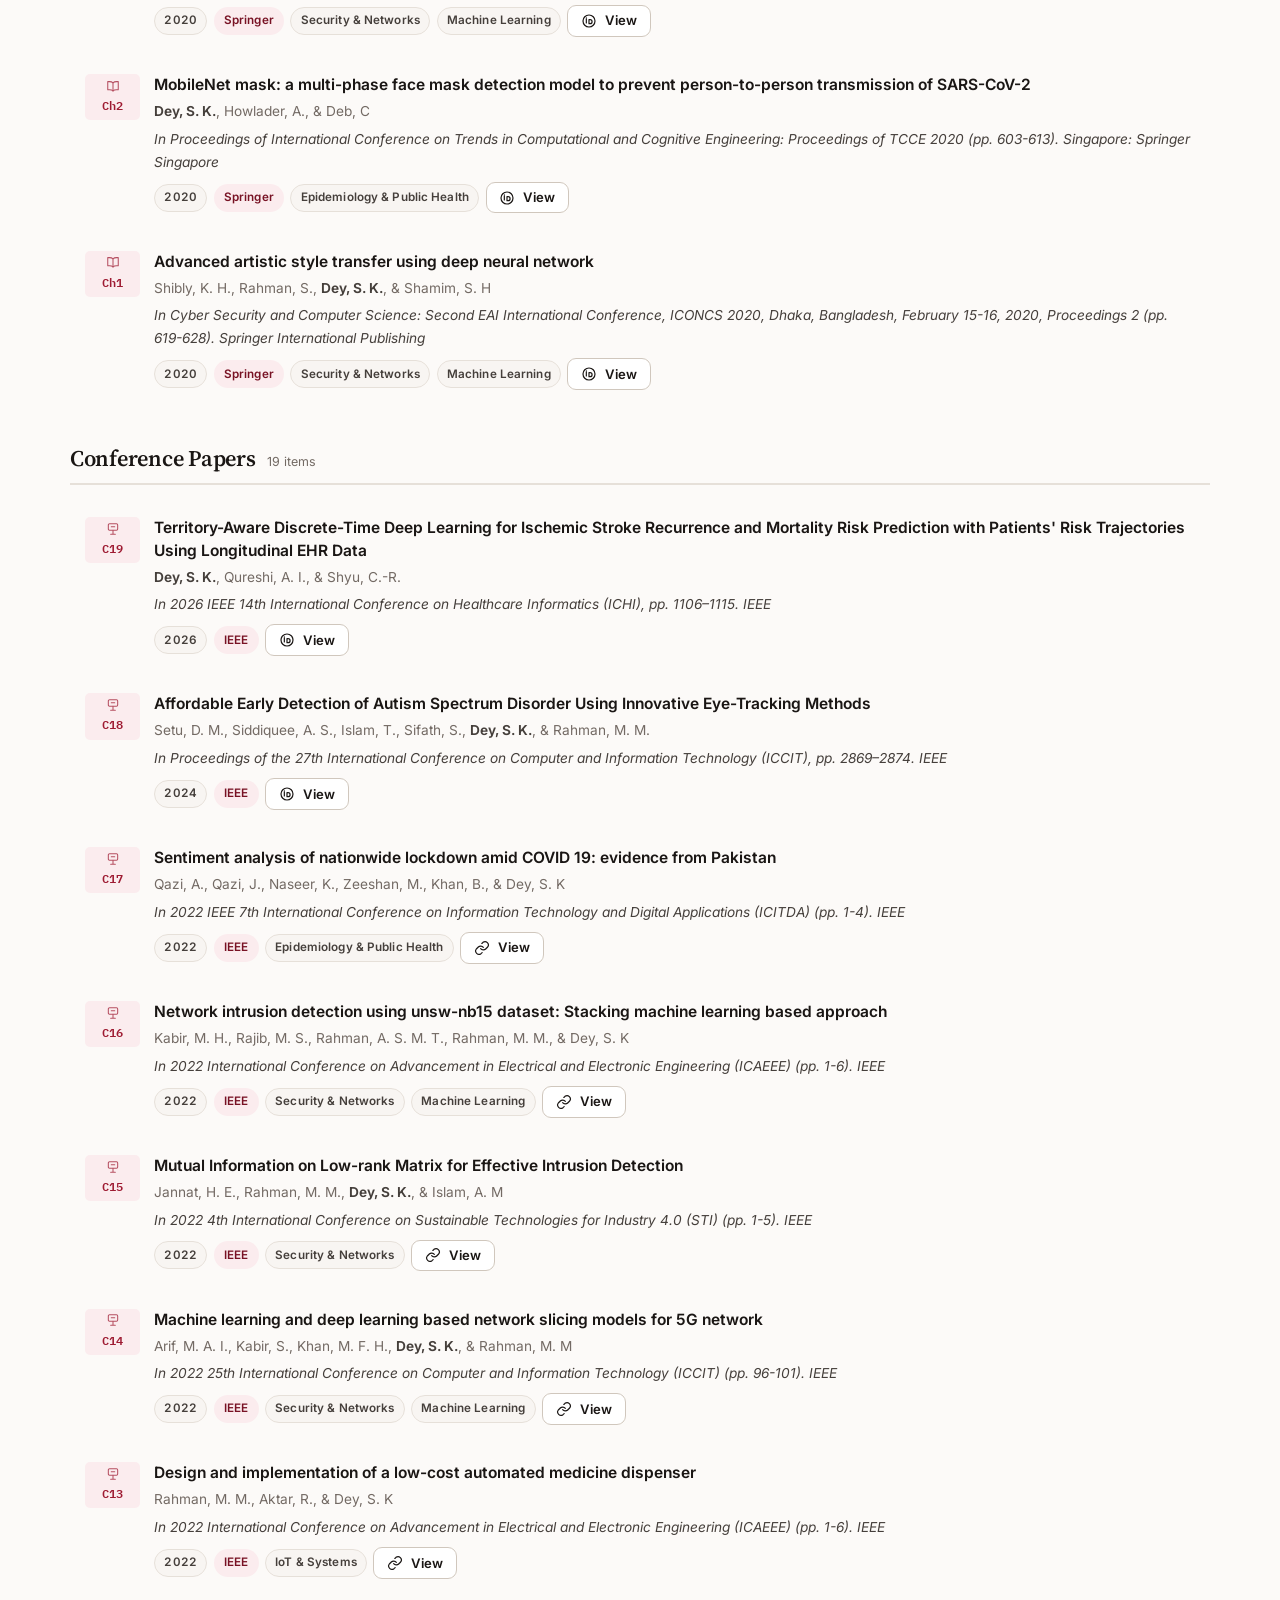
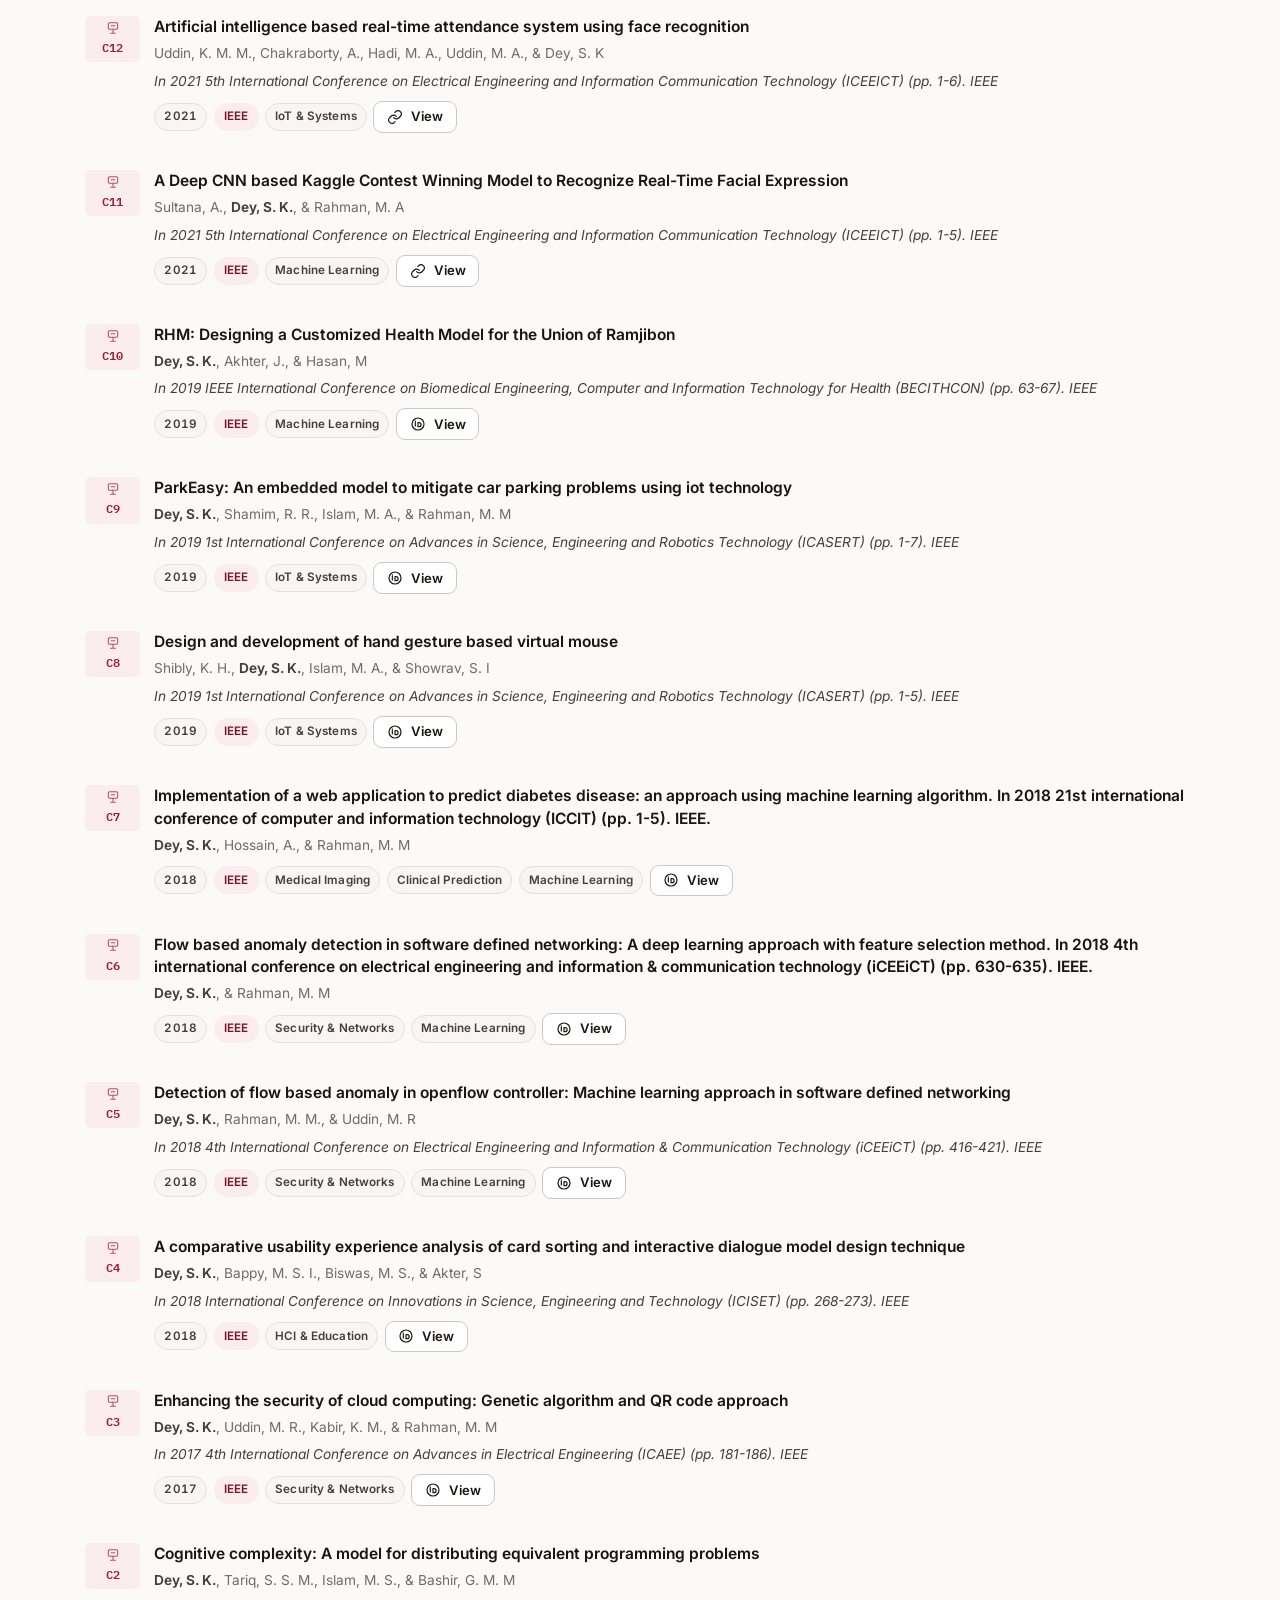
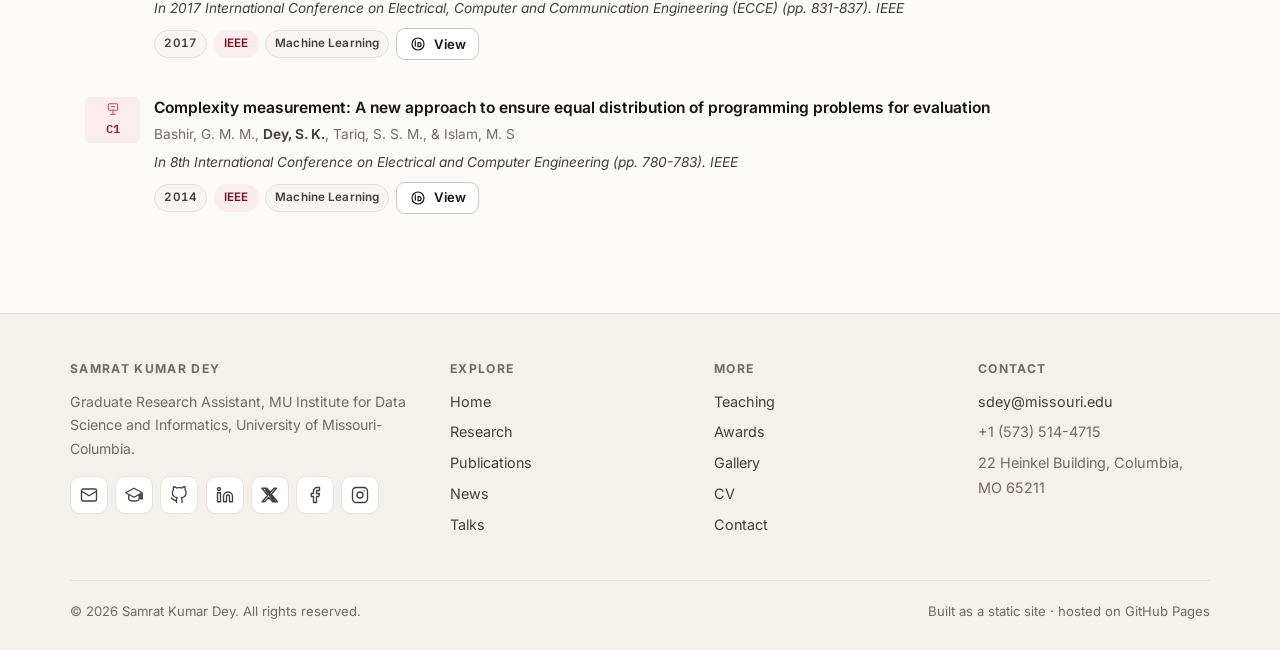
<file: publications.html>
<!DOCTYPE html>
<html lang="en">
<head>
<meta charset="utf-8">
<meta name="viewport" content="width=device-width, initial-scale=1">
<title>Publications — Samrat Kumar Dey</title>
<meta name="description" content="Complete list of journal articles, book chapters and conference papers by Samrat Kumar Dey, with links to every published version.">
<meta name="author" content="Samrat Kumar Dey">
<meta name="theme-color" content="#9e1b32" media="(prefers-color-scheme: light)">
<meta name="theme-color" content="#0d1117" media="(prefers-color-scheme: dark)">
<link rel="canonical" href="https://samratkumardey.github.io/publications.html">
<meta property="og:type" content="website">
<meta property="og:site_name" content="Samrat Kumar Dey">
<meta property="og:title" content="Publications — Samrat Kumar Dey">
<meta property="og:description" content="Complete list of journal articles, book chapters and conference papers by Samrat Kumar Dey, with links to every published version.">
<meta property="og:url" content="https://samratkumardey.github.io/publications.html">
<meta property="og:image" content="https://samratkumardey.github.io/assets/img/profile.jpg">
<meta name="twitter:card" content="summary_large_image">
<meta name="twitter:title" content="Publications — Samrat Kumar Dey">
<meta name="twitter:description" content="Complete list of journal articles, book chapters and conference papers by Samrat Kumar Dey, with links to every published version.">
<meta name="twitter:image" content="https://samratkumardey.github.io/assets/img/profile.jpg">
<link rel="icon" href="favicon.ico" sizes="any">
<link rel="icon" type="image/png" href="assets/img/icon-192.png">
<link rel="apple-touch-icon" href="assets/img/apple-touch-icon.png">
<link rel="manifest" href="site.webmanifest">
<link rel="preconnect" href="https://fonts.googleapis.com">
<link rel="preconnect" href="https://fonts.gstatic.com" crossorigin>
<link rel="stylesheet" href="https://fonts.googleapis.com/css2?family=Inter:wght@400;500;600;700&family=Source+Serif+4:ital,opsz,wght@0,8..60,400;0,8..60,500;0,8..60,600;0,8..60,700;1,8..60,400&family=IBM+Plex+Mono:wght@500;600&display=swap">
<link rel="stylesheet" href="assets/css/style.css">
<script>
/* Set the theme before first paint so there is no flash of the wrong colours. */
(function(){try{var t=localStorage.getItem('skd-theme');
if(t==='light'||t==='dark')document.documentElement.setAttribute('data-theme',t);}catch(e){}})();
</script>
</head>
<body>
<a class="skip-link" href="#main">Skip to content</a>
<header class="site-header" id="siteHeader"></header>
<main id="main">
<section class="page-head">
  <div class="wrap">
    <nav class="breadcrumb" aria-label="Breadcrumb"><a href="index.html">Home</a> &rsaquo; Publications</nav>
    <h1>Publications</h1>
    <p>Journal articles, book chapters and conference papers. Search by title, author, venue or topic, or filter by publication type and year. Every entry links to the published version.</p>
  </div>
</section>
<section class="section"><div class="wrap" style="margin-bottom:-1rem"><a class="btn btn--ghost btn--sm" href="https://scholar.google.com/citations?user=tqdPfj8AAAAJ&amp;hl=en" target="_blank" rel="noopener">Google Scholar profile</a></div></section>
<section class="section" data-render="citations"></section>
<section class="section--tight" data-render="publicationsAll"></section>
</main>
<footer class="site-footer" id="siteFooter"></footer>
<script src="assets/js/metrics-core.js"></script>
<script src="assets/js/app.js"></script>
</body>
</html>
</file>
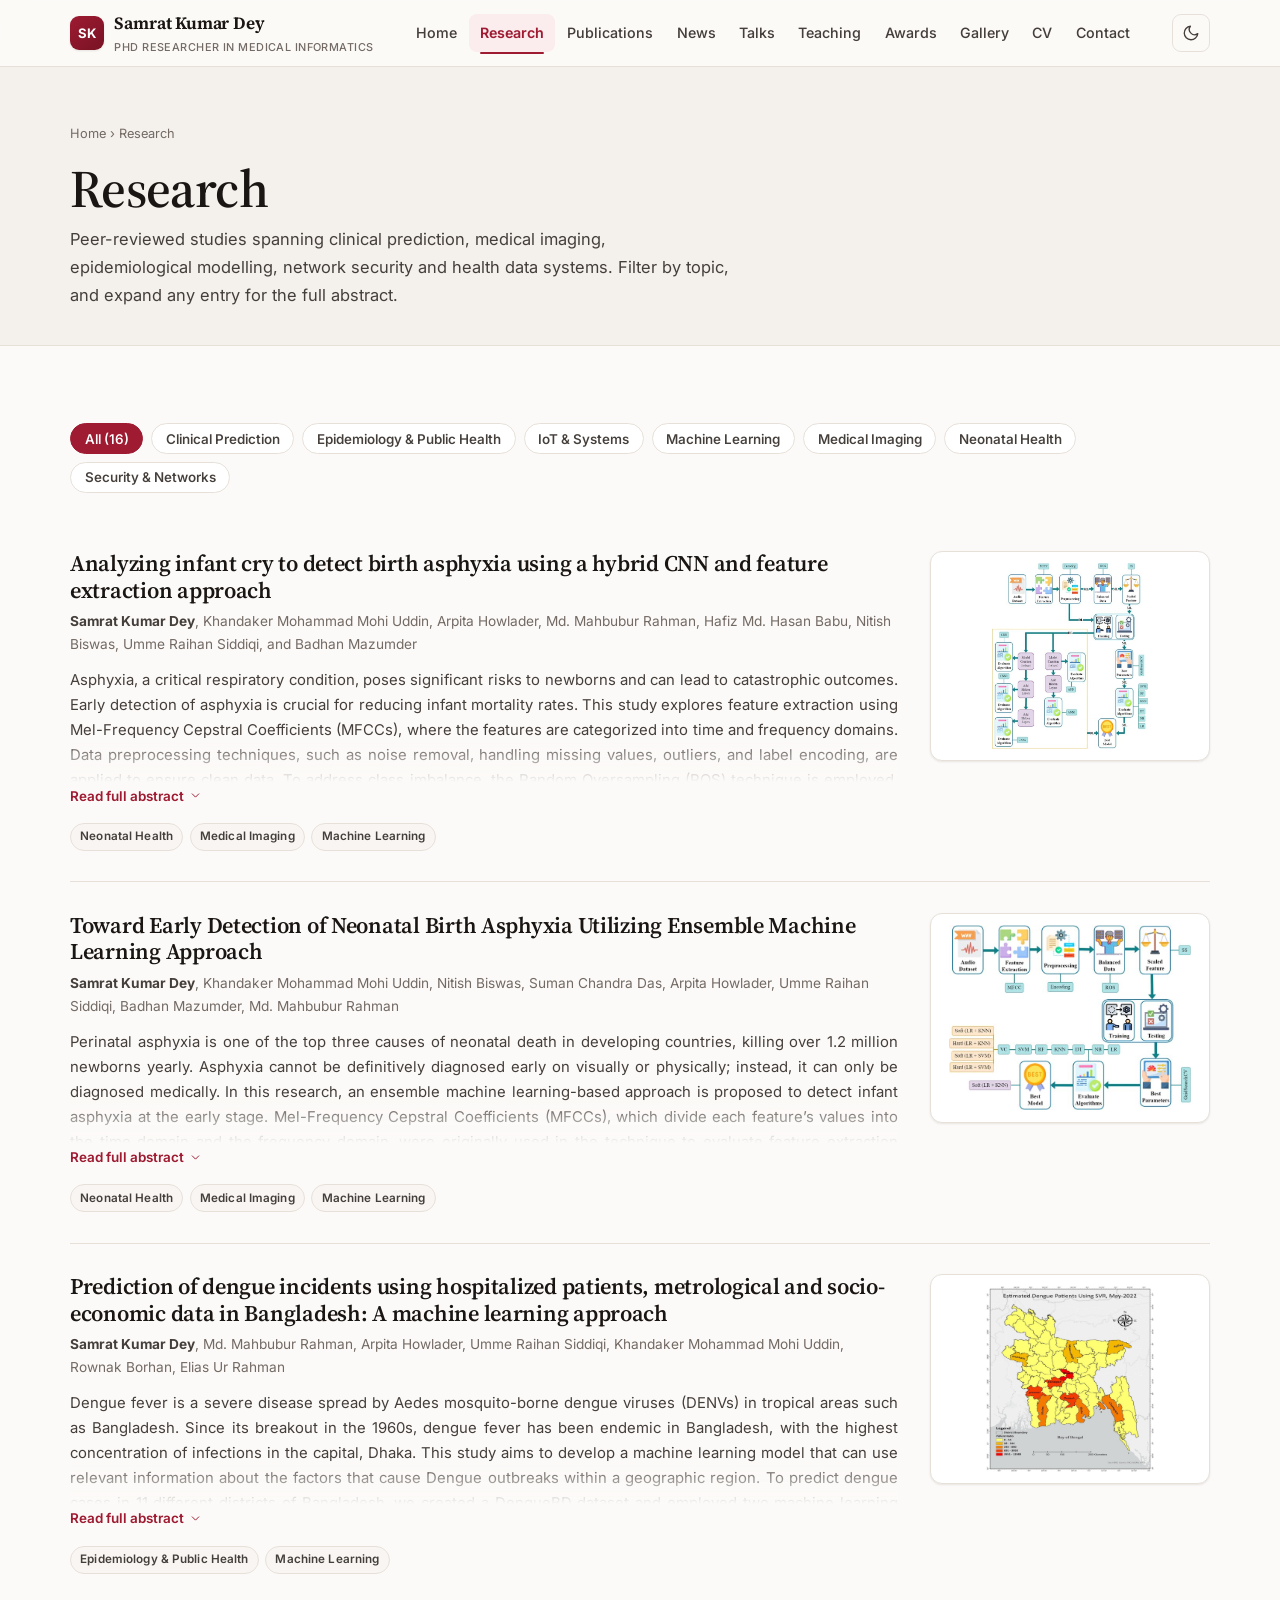
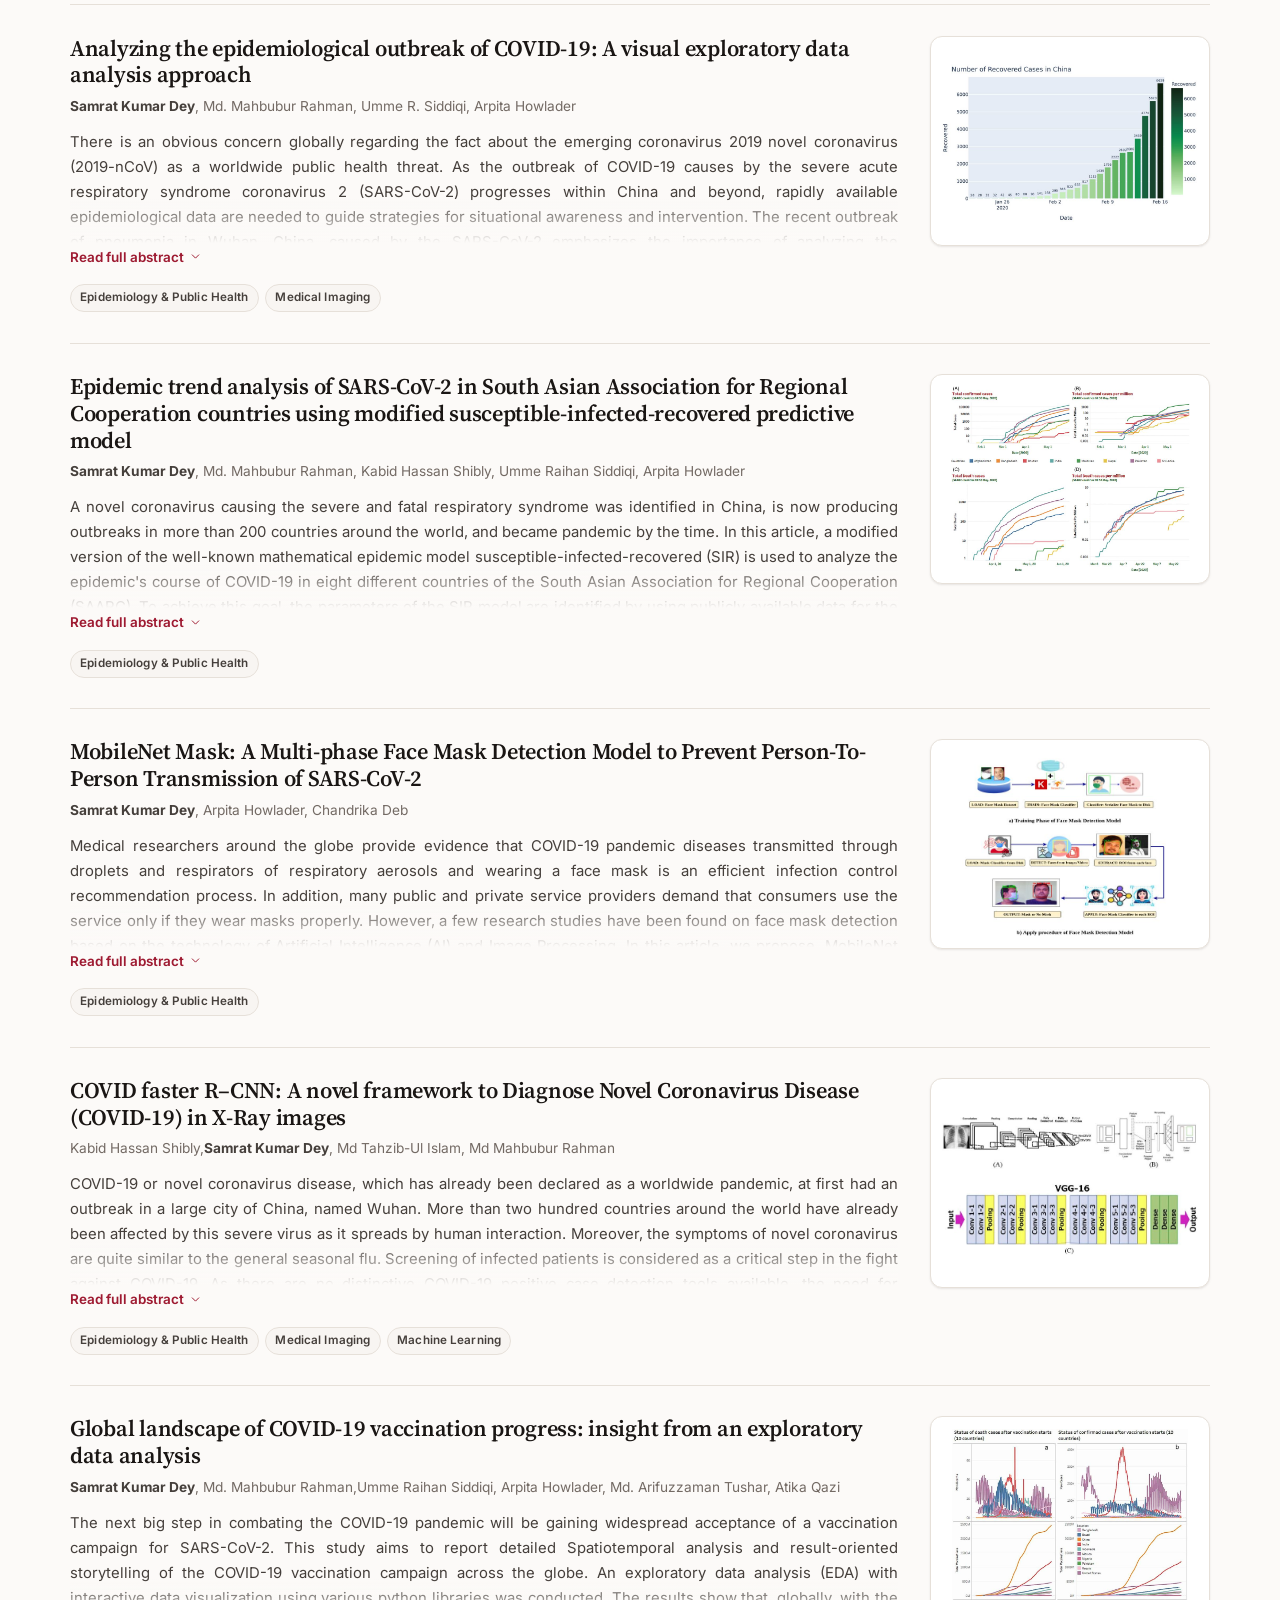
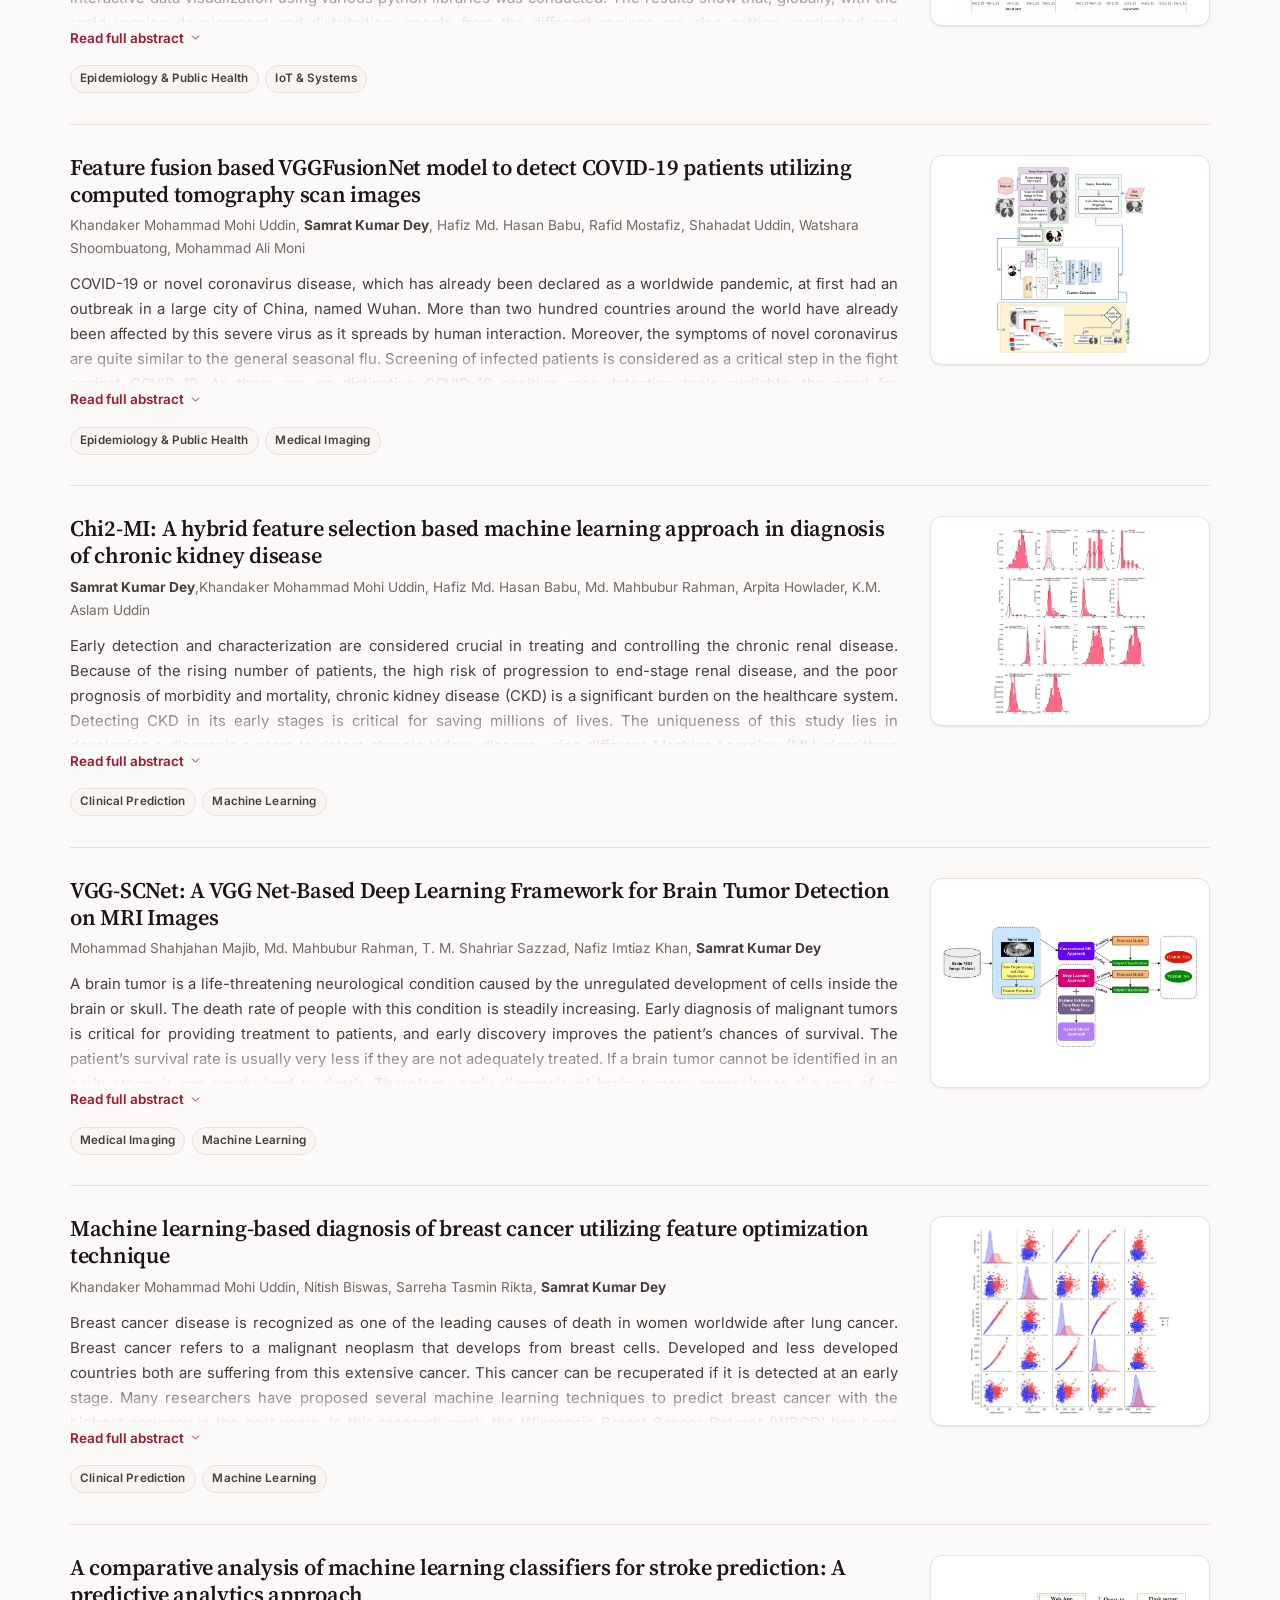
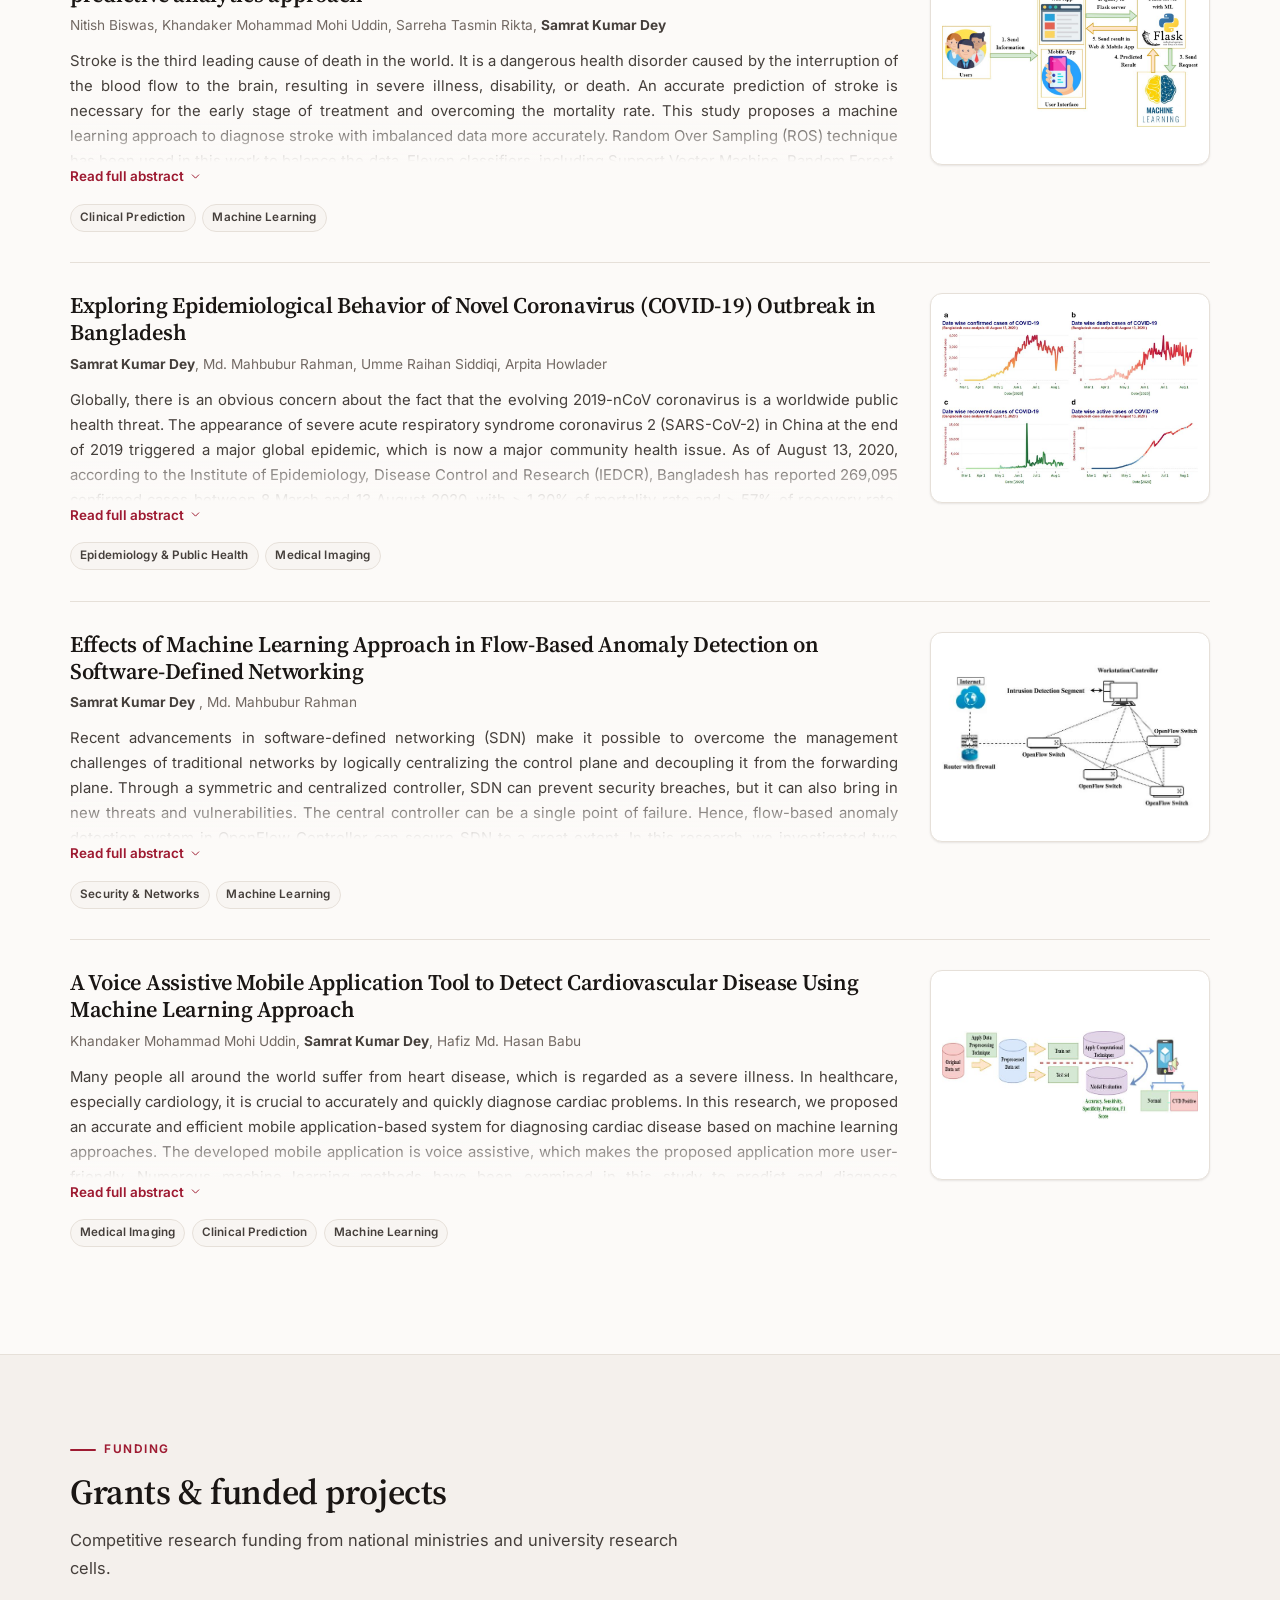
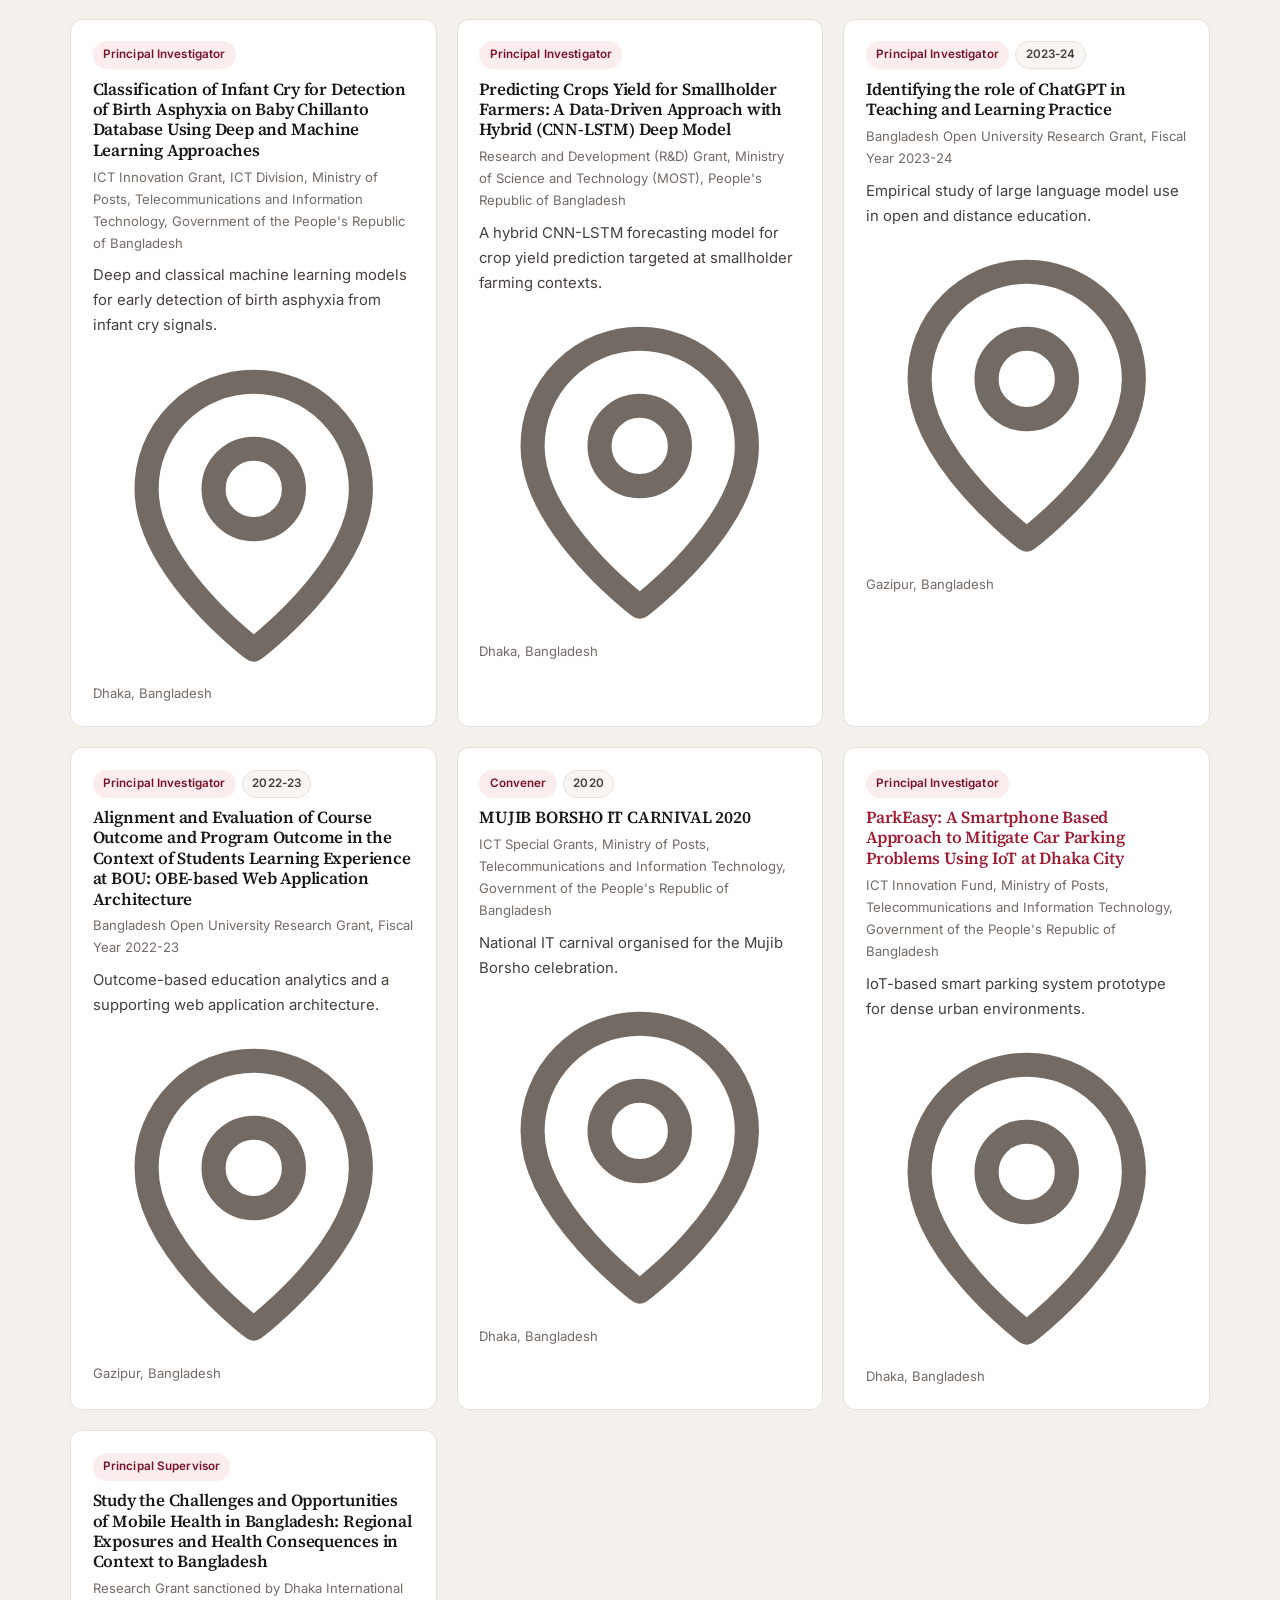
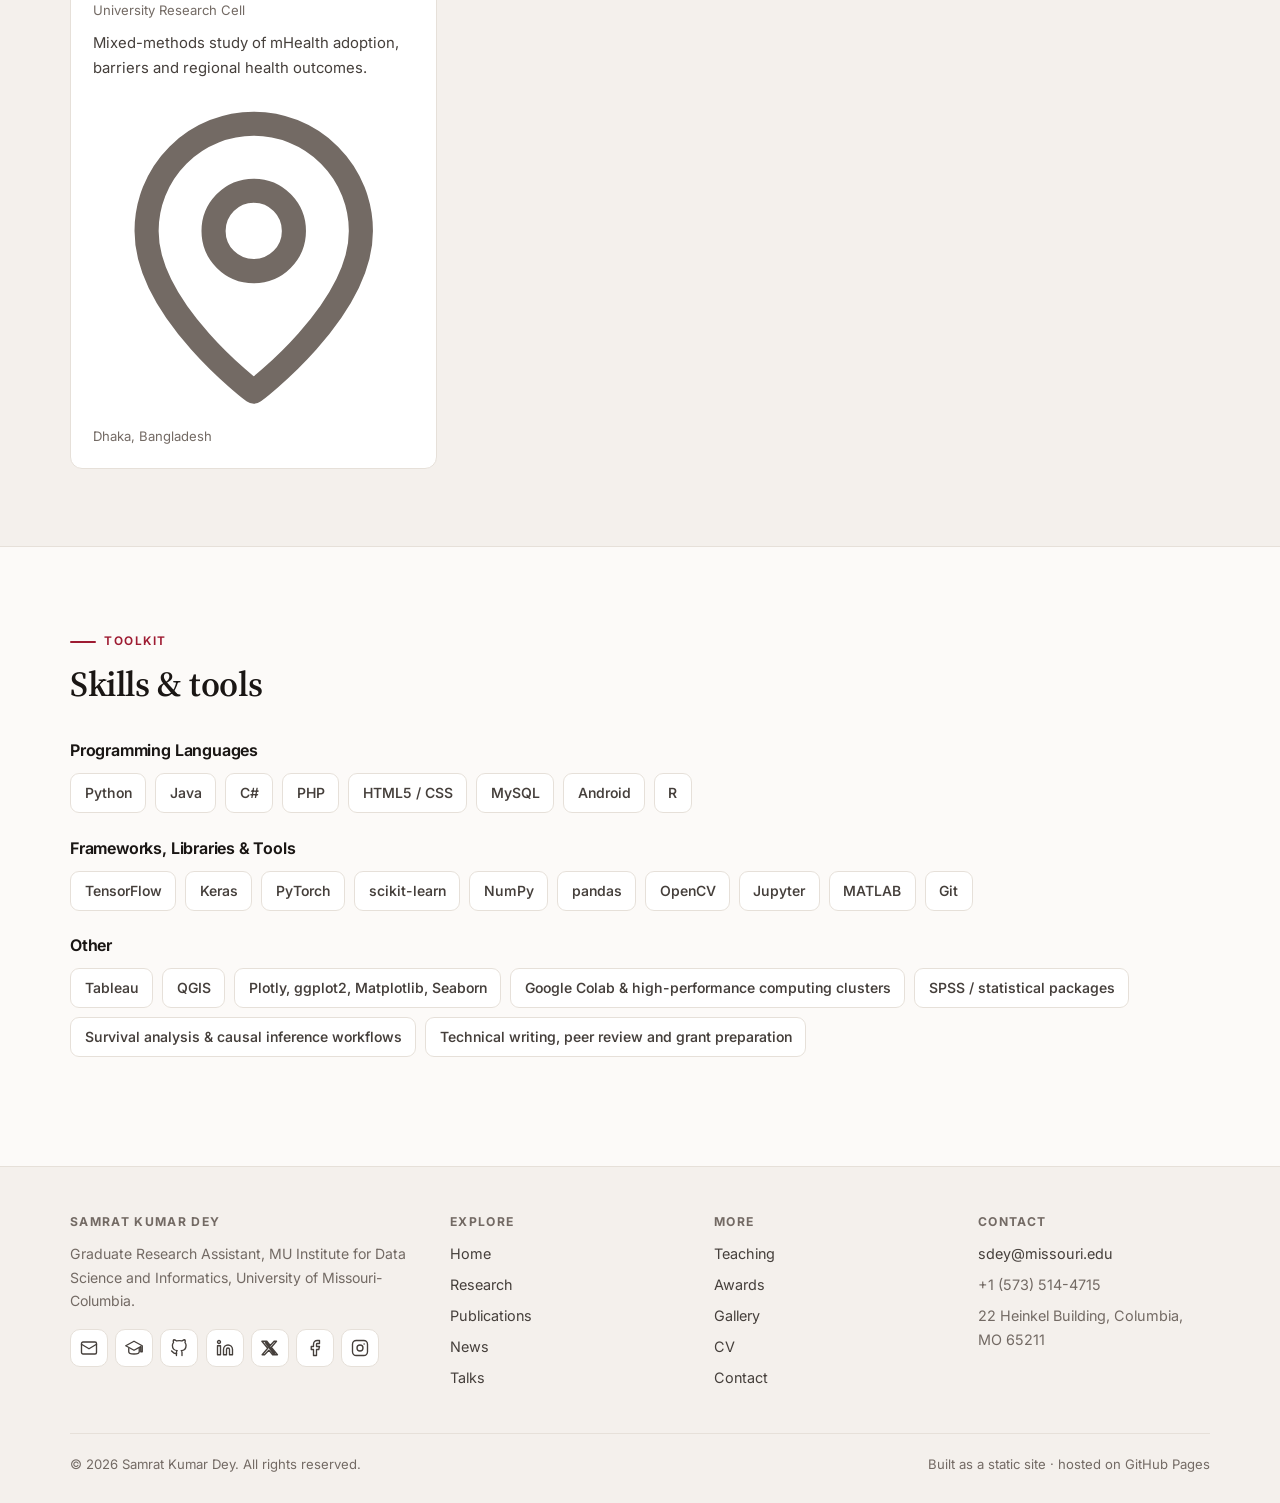
<file: research.html>
<!DOCTYPE html>
<html lang="en">
<head>
<meta charset="utf-8">
<meta name="viewport" content="width=device-width, initial-scale=1">
<title>Research — Samrat Kumar Dey</title>
<meta name="description" content="Research highlights: clinical prediction models, medical imaging, epidemiological modelling, federated learning and health data systems.">
<meta name="author" content="Samrat Kumar Dey">
<meta name="theme-color" content="#9e1b32" media="(prefers-color-scheme: light)">
<meta name="theme-color" content="#0d1117" media="(prefers-color-scheme: dark)">
<link rel="canonical" href="https://samratkumardey.github.io/research.html">
<meta property="og:type" content="website">
<meta property="og:site_name" content="Samrat Kumar Dey">
<meta property="og:title" content="Research — Samrat Kumar Dey">
<meta property="og:description" content="Research highlights: clinical prediction models, medical imaging, epidemiological modelling, federated learning and health data systems.">
<meta property="og:url" content="https://samratkumardey.github.io/research.html">
<meta property="og:image" content="https://samratkumardey.github.io/assets/img/profile.jpg">
<meta name="twitter:card" content="summary_large_image">
<meta name="twitter:title" content="Research — Samrat Kumar Dey">
<meta name="twitter:description" content="Research highlights: clinical prediction models, medical imaging, epidemiological modelling, federated learning and health data systems.">
<meta name="twitter:image" content="https://samratkumardey.github.io/assets/img/profile.jpg">
<link rel="icon" href="favicon.ico" sizes="any">
<link rel="icon" type="image/png" href="assets/img/icon-192.png">
<link rel="apple-touch-icon" href="assets/img/apple-touch-icon.png">
<link rel="manifest" href="site.webmanifest">
<link rel="preconnect" href="https://fonts.googleapis.com">
<link rel="preconnect" href="https://fonts.gstatic.com" crossorigin>
<link rel="stylesheet" href="https://fonts.googleapis.com/css2?family=Inter:wght@400;500;600;700&family=Source+Serif+4:ital,opsz,wght@0,8..60,400;0,8..60,500;0,8..60,600;0,8..60,700;1,8..60,400&family=IBM+Plex+Mono:wght@500;600&display=swap">
<link rel="stylesheet" href="assets/css/style.css">
<script>
/* Set the theme before first paint so there is no flash of the wrong colours. */
(function(){try{var t=localStorage.getItem('skd-theme');
if(t==='light'||t==='dark')document.documentElement.setAttribute('data-theme',t);}catch(e){}})();
</script>
</head>
<body>
<a class="skip-link" href="#main">Skip to content</a>
<header class="site-header" id="siteHeader"></header>
<main id="main">
<section class="page-head">
  <div class="wrap">
    <nav class="breadcrumb" aria-label="Breadcrumb"><a href="index.html">Home</a> &rsaquo; Research</nav>
    <h1>Research</h1>
    <p>Peer-reviewed studies spanning clinical prediction, medical imaging, epidemiological modelling, network security and health data systems. Filter by topic, and expand any entry for the full abstract.</p>
  </div>
</section>
<section class="section" data-render="researchAll"></section>
<section class="section section--alt" data-render="grants"></section>
<section class="section" data-render="skills"></section>
</main>
<footer class="site-footer" id="siteFooter"></footer>
<script src="assets/js/metrics-core.js"></script>
<script src="assets/js/app.js"></script>
</body>
</html>
</file>
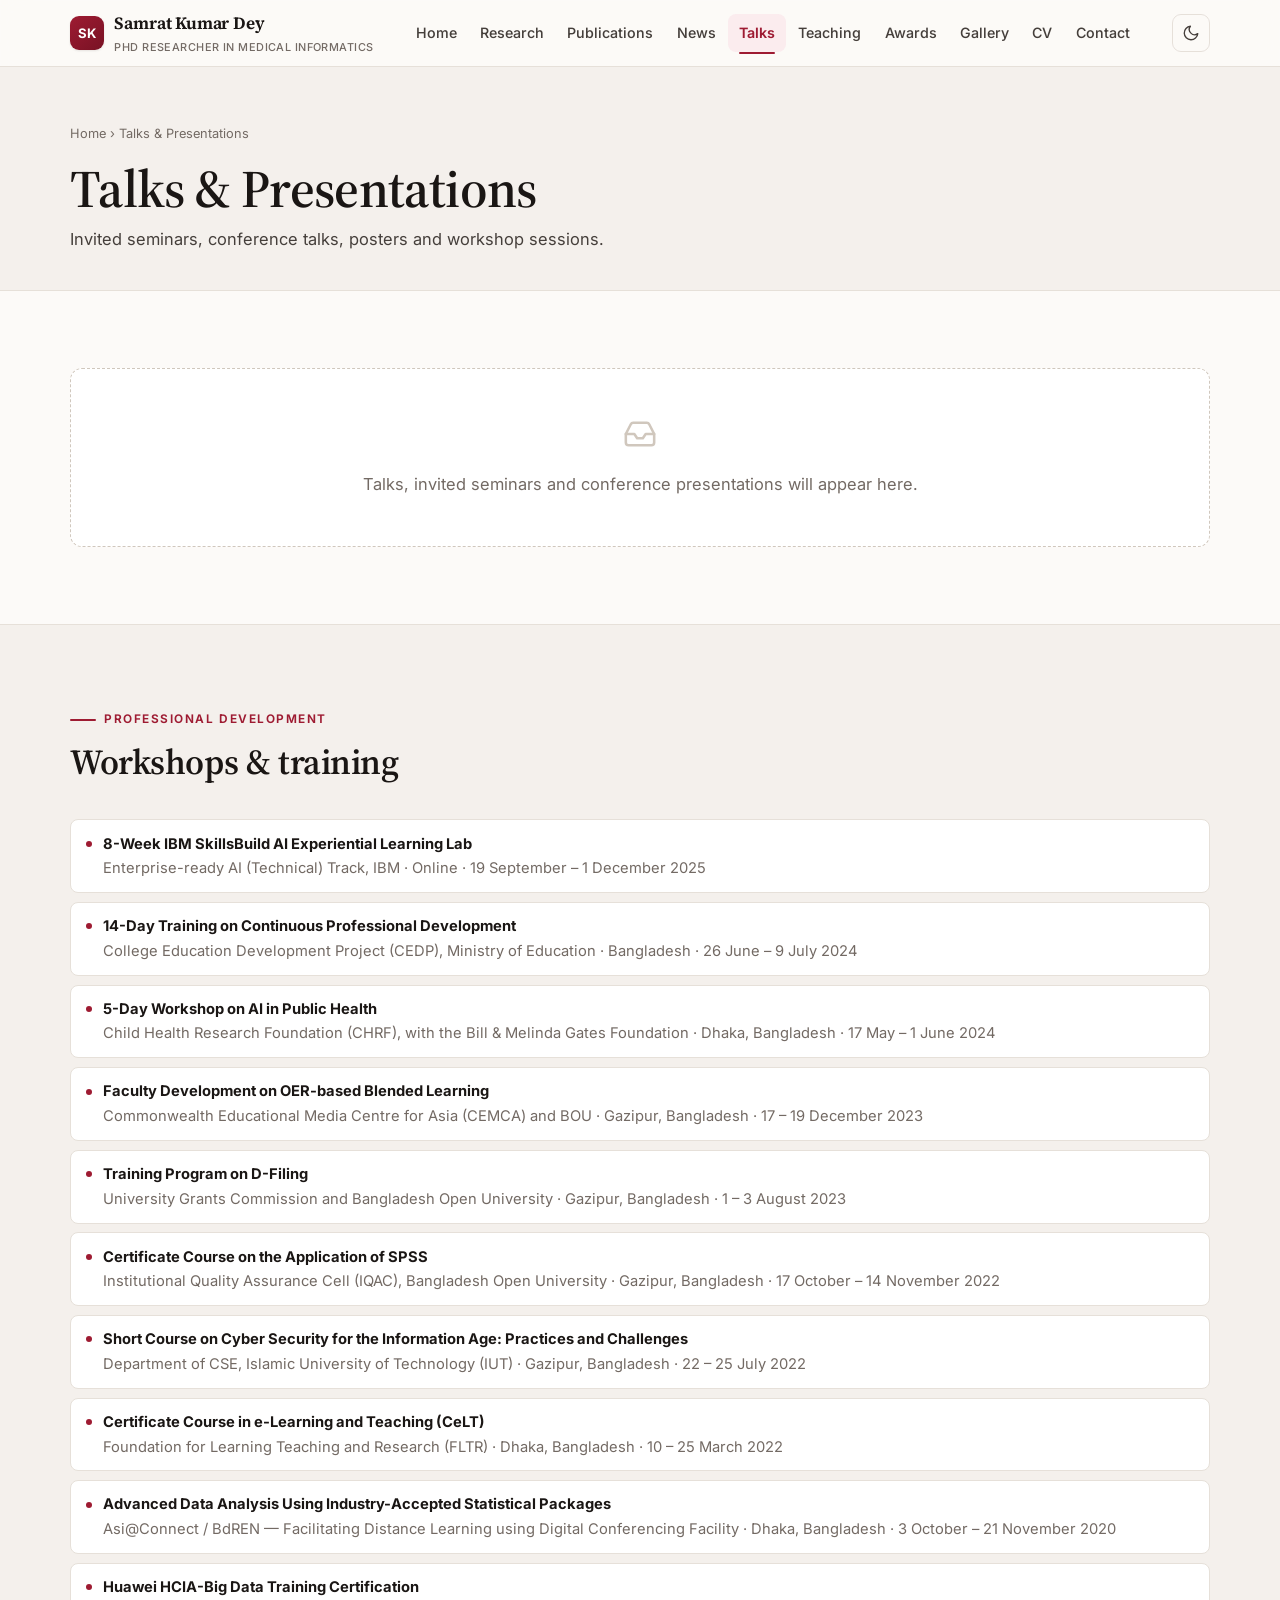
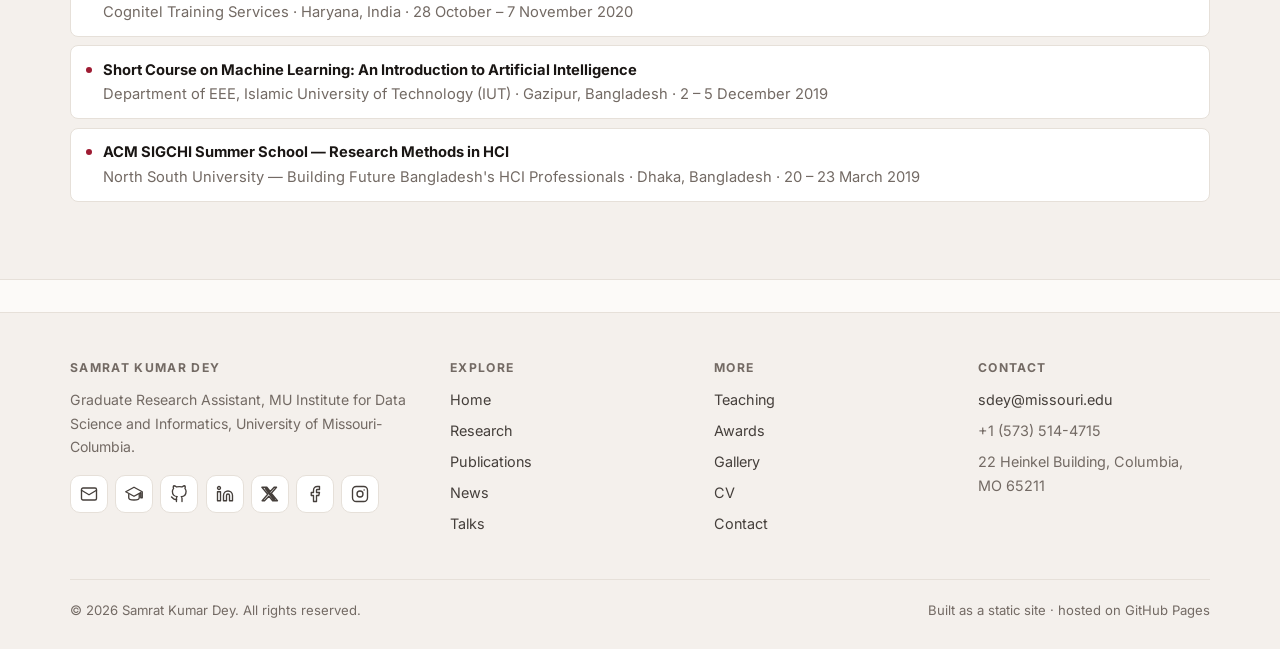
<file: talks.html>
<!DOCTYPE html>
<html lang="en">
<head>
<meta charset="utf-8">
<meta name="viewport" content="width=device-width, initial-scale=1">
<title>Talks &amp; Presentations — Samrat Kumar Dey</title>
<meta name="description" content="Invited talks, conference presentations, posters and workshops.">
<meta name="author" content="Samrat Kumar Dey">
<meta name="theme-color" content="#9e1b32" media="(prefers-color-scheme: light)">
<meta name="theme-color" content="#0d1117" media="(prefers-color-scheme: dark)">
<link rel="canonical" href="https://samratkumardey.github.io/talks.html">
<meta property="og:type" content="website">
<meta property="og:site_name" content="Samrat Kumar Dey">
<meta property="og:title" content="Talks &amp; Presentations — Samrat Kumar Dey">
<meta property="og:description" content="Invited talks, conference presentations, posters and workshops.">
<meta property="og:url" content="https://samratkumardey.github.io/talks.html">
<meta property="og:image" content="https://samratkumardey.github.io/assets/img/profile.jpg">
<meta name="twitter:card" content="summary_large_image">
<meta name="twitter:title" content="Talks &amp; Presentations — Samrat Kumar Dey">
<meta name="twitter:description" content="Invited talks, conference presentations, posters and workshops.">
<meta name="twitter:image" content="https://samratkumardey.github.io/assets/img/profile.jpg">
<link rel="icon" href="favicon.ico" sizes="any">
<link rel="icon" type="image/png" href="assets/img/icon-192.png">
<link rel="apple-touch-icon" href="assets/img/apple-touch-icon.png">
<link rel="manifest" href="site.webmanifest">
<link rel="preconnect" href="https://fonts.googleapis.com">
<link rel="preconnect" href="https://fonts.gstatic.com" crossorigin>
<link rel="stylesheet" href="https://fonts.googleapis.com/css2?family=Inter:wght@400;500;600;700&family=Source+Serif+4:ital,opsz,wght@0,8..60,400;0,8..60,500;0,8..60,600;0,8..60,700;1,8..60,400&family=IBM+Plex+Mono:wght@500;600&display=swap">
<link rel="stylesheet" href="assets/css/style.css">
<script>
/* Set the theme before first paint so there is no flash of the wrong colours. */
(function(){try{var t=localStorage.getItem('skd-theme');
if(t==='light'||t==='dark')document.documentElement.setAttribute('data-theme',t);}catch(e){}})();
</script>
</head>
<body>
<a class="skip-link" href="#main">Skip to content</a>
<header class="site-header" id="siteHeader"></header>
<main id="main">
<section class="page-head">
  <div class="wrap">
    <nav class="breadcrumb" aria-label="Breadcrumb"><a href="index.html">Home</a> &rsaquo; Talks &amp; Presentations</nav>
    <h1>Talks &amp; Presentations</h1>
    <p>Invited seminars, conference talks, posters and workshop sessions.</p>
  </div>
</section>
<section class="section" data-render="talks"></section>
<section class="section section--alt" data-render="training"></section>
</main>
<footer class="site-footer" id="siteFooter"></footer>
<script src="assets/js/metrics-core.js"></script>
<script src="assets/js/app.js"></script>
</body>
</html>
</file>
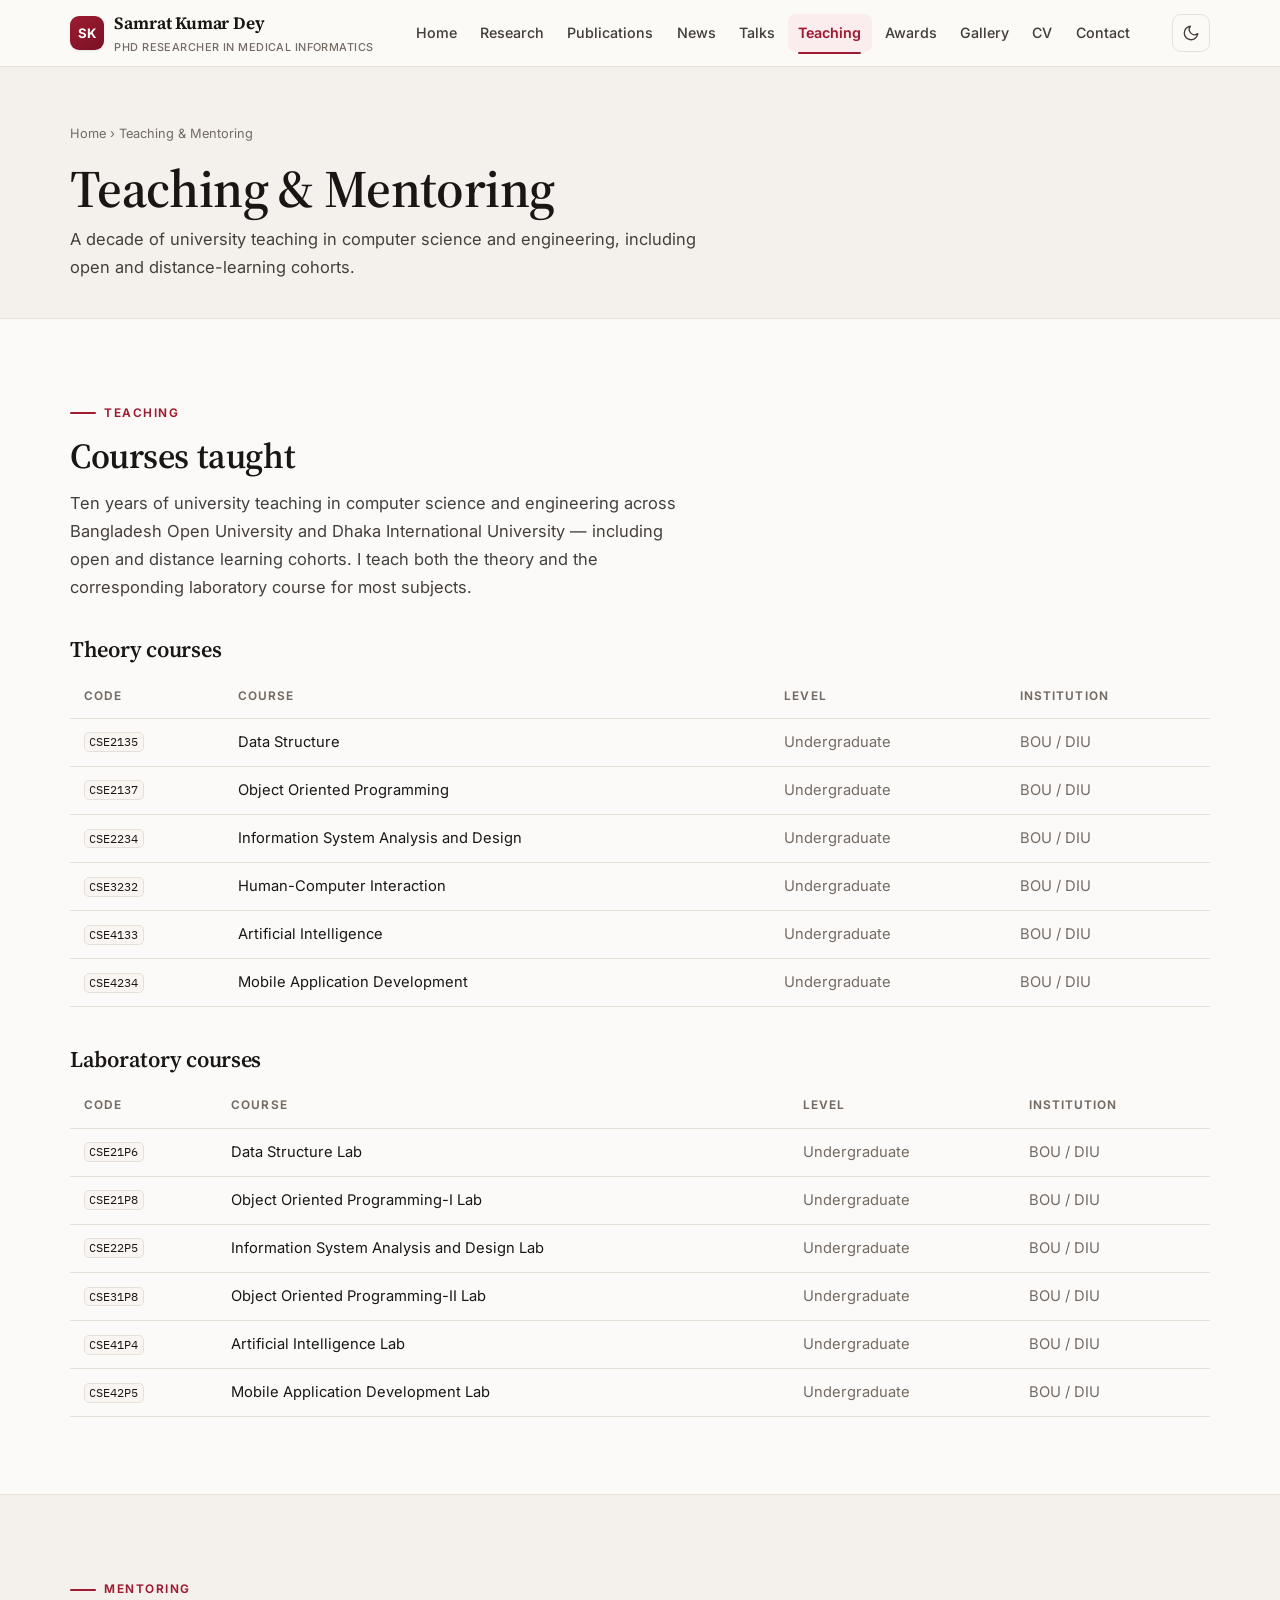
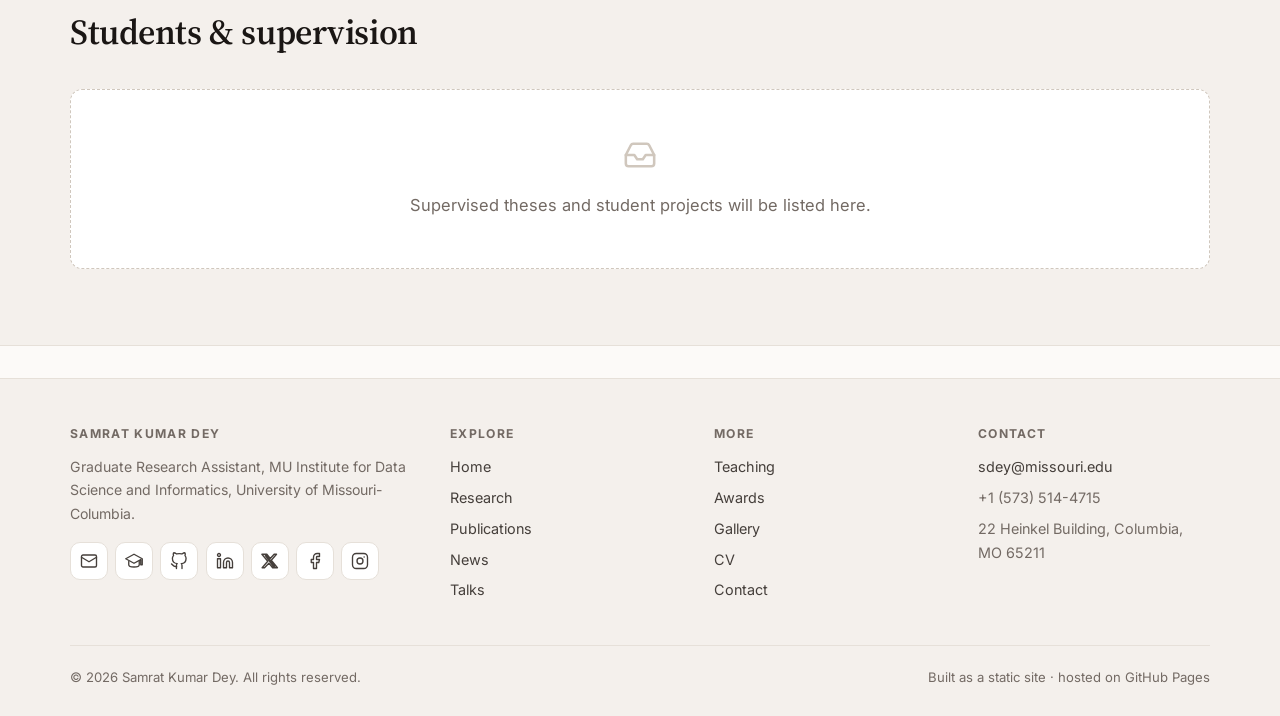
<file: teaching.html>
<!DOCTYPE html>
<html lang="en">
<head>
<meta charset="utf-8">
<meta name="viewport" content="width=device-width, initial-scale=1">
<title>Teaching — Samrat Kumar Dey</title>
<meta name="description" content="Courses taught in computer science and engineering, plus student supervision and mentoring.">
<meta name="author" content="Samrat Kumar Dey">
<meta name="theme-color" content="#9e1b32" media="(prefers-color-scheme: light)">
<meta name="theme-color" content="#0d1117" media="(prefers-color-scheme: dark)">
<link rel="canonical" href="https://samratkumardey.github.io/teaching.html">
<meta property="og:type" content="website">
<meta property="og:site_name" content="Samrat Kumar Dey">
<meta property="og:title" content="Teaching — Samrat Kumar Dey">
<meta property="og:description" content="Courses taught in computer science and engineering, plus student supervision and mentoring.">
<meta property="og:url" content="https://samratkumardey.github.io/teaching.html">
<meta property="og:image" content="https://samratkumardey.github.io/assets/img/profile.jpg">
<meta name="twitter:card" content="summary_large_image">
<meta name="twitter:title" content="Teaching — Samrat Kumar Dey">
<meta name="twitter:description" content="Courses taught in computer science and engineering, plus student supervision and mentoring.">
<meta name="twitter:image" content="https://samratkumardey.github.io/assets/img/profile.jpg">
<link rel="icon" href="favicon.ico" sizes="any">
<link rel="icon" type="image/png" href="assets/img/icon-192.png">
<link rel="apple-touch-icon" href="assets/img/apple-touch-icon.png">
<link rel="manifest" href="site.webmanifest">
<link rel="preconnect" href="https://fonts.googleapis.com">
<link rel="preconnect" href="https://fonts.gstatic.com" crossorigin>
<link rel="stylesheet" href="https://fonts.googleapis.com/css2?family=Inter:wght@400;500;600;700&family=Source+Serif+4:ital,opsz,wght@0,8..60,400;0,8..60,500;0,8..60,600;0,8..60,700;1,8..60,400&family=IBM+Plex+Mono:wght@500;600&display=swap">
<link rel="stylesheet" href="assets/css/style.css">
<script>
/* Set the theme before first paint so there is no flash of the wrong colours. */
(function(){try{var t=localStorage.getItem('skd-theme');
if(t==='light'||t==='dark')document.documentElement.setAttribute('data-theme',t);}catch(e){}})();
</script>
</head>
<body>
<a class="skip-link" href="#main">Skip to content</a>
<header class="site-header" id="siteHeader"></header>
<main id="main">
<section class="page-head">
  <div class="wrap">
    <nav class="breadcrumb" aria-label="Breadcrumb"><a href="index.html">Home</a> &rsaquo; Teaching &amp; Mentoring</nav>
    <h1>Teaching &amp; Mentoring</h1>
    <p>A decade of university teaching in computer science and engineering, including open and distance-learning cohorts.</p>
  </div>
</section>
<section class="section" data-render="teaching"></section>
<section class="section section--alt" data-render="students"></section>
</main>
<footer class="site-footer" id="siteFooter"></footer>
<script src="assets/js/metrics-core.js"></script>
<script src="assets/js/app.js"></script>
</body>
</html>
</file>
<file: assets/css/style.css>
/* ==========================================================================
   Samrat Kumar Dey — research portfolio
   Design system: "Modern academic"
   Single stylesheet, no build step. Light + dark themes via CSS variables.
   ========================================================================== */

/* ---------- 1. Tokens ---------- */
:root {
  /* Palette — light (default).
     Deep crimson on warm paper: the classic academic pairing. Dark mode keeps
     a blue accent, which reads better on a near-black ground than red does. */
  --bg:              #fcfaf8;
  --bg-soft:         #f4f0ec;
  --surface:         #ffffff;
  --surface-2:       #f8f5f2;
  --border:          #e6e0d9;
  --border-strong:   #d0c7bd;
  --ink:             #1a1614;
  --ink-2:           #453f3b;
  --ink-3:           #736a64;
  --accent:          #9e1b32;   /* deep crimson */
  --accent-soft:     #fbecee;
  --accent-ink:      #781224;
  --gold:            #8a6a1f;
  --gold-soft:       #f8f0dc;
  --danger:          #a8332a;
  --success:         #1f6f4a;
  --shadow-sm:       0 1px 2px rgba(40, 24, 24, .05), 0 1px 3px rgba(40, 24, 24, .05);
  --shadow-md:       0 2px 6px rgba(40, 24, 24, .06), 0 8px 24px rgba(40, 24, 24, .07);
  --shadow-lg:       0 4px 12px rgba(40, 24, 24, .08), 0 18px 48px rgba(40, 24, 24, .10);

  /* Type — Source Serif 4 for display, Inter for text, IBM Plex Mono for refs */
  --font-serif: "Source Serif 4", "Newsreader", Georgia, "Times New Roman", serif;
  --font-sans:  "Inter", -apple-system, BlinkMacSystemFont, "Segoe UI", Roboto, Helvetica, Arial, sans-serif;
  --font-mono:  "IBM Plex Mono", ui-monospace, SFMono-Regular, Menlo, Consolas, monospace;

  /* Metrics */
  --wrap: 1140px;
  --wrap-narrow: 780px;
  --radius: 12px;
  --radius-sm: 8px;
  --radius-lg: 20px;
  --header-h: 66px;
  --ticker-h: 40px;

  /* Motion — one easing curve for the whole site */
  --ease: cubic-bezier(.22, .61, .36, 1);
  --ease-soft: cubic-bezier(.4, 0, .2, 1);
  --dur: .22s;
}

html[data-theme="dark"] {
  --bg:              #0d1117;
  --bg-soft:         #131922;
  --surface:         #161c26;
  --surface-2:       #1c2430;
  --border:          #26303d;
  --border-strong:   #38455a;
  --ink:             #e9edf3;
  --ink-2:           #b6c0cd;
  --ink-3:           #8794a5;
  --accent:          #74a9f0;
  --accent-soft:     #16273f;
  --accent-ink:      #a7c8fa;
  --gold:            #e0b352;
  --gold-soft:       #2a2416;
  --danger:          #e5837a;
  --success:         #62c295;
  --shadow-sm:       0 1px 2px rgba(0, 0, 0, .4);
  --shadow-md:       0 2px 8px rgba(0, 0, 0, .45);
  --shadow-lg:       0 8px 40px rgba(0, 0, 0, .55);
}

@media (prefers-color-scheme: dark) {
  html:not([data-theme="light"]) {
    --bg:              #0d1117;
    --bg-soft:         #131922;
    --surface:         #161c26;
    --surface-2:       #1c2430;
    --border:          #26303d;
    --border-strong:   #38455a;
    --ink:             #e9edf3;
    --ink-2:           #b6c0cd;
    --ink-3:           #8794a5;
    --accent:          #74a9f0;
    --accent-soft:     #16273f;
    --accent-ink:      #a7c8fa;
    --gold:            #e0b352;
    --gold-soft:       #2a2416;
    --danger:          #e5837a;
    --success:         #62c295;
    --shadow-sm:       0 1px 2px rgba(0, 0, 0, .4);
    --shadow-md:       0 2px 8px rgba(0, 0, 0, .45);
    --shadow-lg:       0 8px 40px rgba(0, 0, 0, .55);
  }
}

/* ---------- 1b. Motion: cross-page transitions ---------- */
/* Chromium browsers cross-fade between pages natively via the View Transitions
   API. The header and ticker are given stable names so the chrome stays put
   while only the content changes — that is what stops navigation feeling like
   a hard reload. Browsers without support simply navigate as before, plus the
   fade-in below. */
@view-transition { navigation: auto; }

::view-transition-old(page) {
  animation: vt-out .16s var(--ease-soft) both;
}
::view-transition-new(page) {
  animation: vt-in .34s var(--ease) both;
}
@keyframes vt-out { to { opacity: 0; transform: translateY(-6px); } }
@keyframes vt-in { from { opacity: 0; transform: translateY(10px); } }

/* Fade the first paint in, for browsers with no view transitions. */
@supports not (view-transition-name: none) {
  body { animation: page-in .42s var(--ease) both; }
  @keyframes page-in { from { opacity: 0; transform: translateY(6px); } }
}

@media (prefers-reduced-motion: reduce) {
  @view-transition { navigation: none; }
  ::view-transition-old(page), ::view-transition-new(page) { animation: none; }
}

/* ---------- 2. Reset & base ---------- */
*, *::before, *::after { box-sizing: border-box; }

html {
  scroll-behavior: smooth;
  scroll-padding-top: calc(var(--header-h) + 16px);
  -webkit-text-size-adjust: 100%;
}

body {
  margin: 0;
  background: var(--bg);
  color: var(--ink);
  font-family: var(--font-sans);
  font-size: 16.5px;
  line-height: 1.68;
  -webkit-font-smoothing: antialiased;
  -moz-osx-font-smoothing: grayscale;
  overflow-x: hidden;
}

h1, h2, h3, h4, h5 {
  font-family: var(--font-serif);
  font-weight: 600;
  line-height: 1.2;
  color: var(--ink);
  margin: 0 0 .5em;
  letter-spacing: -.012em;
}
h1 { font-size: clamp(2.1rem, 1.4rem + 2.6vw, 3.3rem); }
h2 { font-size: clamp(1.6rem, 1.25rem + 1.4vw, 2.2rem); }
h3 { font-size: clamp(1.15rem, 1.02rem + .5vw, 1.4rem); }
h4 { font-size: 1.05rem; }

p { margin: 0 0 1.1em; }
p:last-child { margin-bottom: 0; }

a { color: var(--accent); text-decoration: none; }
a:hover { text-decoration: underline; text-underline-offset: 3px; }

img { max-width: 100%; height: auto; display: block; }
figure { margin: 0; }   /* the UA default is 1em 40px — it was shrinking the portrait */
ul, ol { margin: 0 0 1.1em; padding-left: 1.25em; }
li { margin-bottom: .35em; }
hr { border: 0; border-top: 1px solid var(--border); margin: 2.5rem 0; }
small { font-size: .85em; }
code, kbd { font-family: var(--font-mono); font-size: .88em; background: var(--surface-2);
  padding: .12em .4em; border-radius: 5px; border: 1px solid var(--border); }

:focus-visible {
  outline: 2px solid var(--accent);
  outline-offset: 3px;
  border-radius: 4px;
}

.skip-link {
  position: absolute; left: -999px; top: 0; z-index: 999;
  background: var(--accent); color: #fff; padding: .7rem 1.1rem; border-radius: 0 0 8px 0;
}
.skip-link:focus { left: 0; }

/* ---------- 3. Layout primitives ---------- */
.wrap { width: min(100% - 2.5rem, var(--wrap)); margin-inline: auto; }
.wrap-narrow { width: min(100% - 2.5rem, var(--wrap-narrow)); margin-inline: auto; }
.section { padding: clamp(3rem, 6vw, 5.25rem) 0; }
.section--tight { padding: clamp(2rem, 4vw, 3.25rem) 0; }
.section--alt { background: var(--bg-soft); border-block: 1px solid var(--border); }

.section-head { margin-bottom: 2.25rem; }
.section-head p { color: var(--ink-2); max-width: 62ch; margin-top: -.25rem; }
.section-head--row {
  display: flex; align-items: flex-end; justify-content: space-between;
  gap: 1rem; flex-wrap: wrap;
}

.eyebrow {
  display: inline-flex; align-items: center; gap: .5rem;
  font-family: var(--font-sans); font-size: .74rem; font-weight: 650;
  letter-spacing: .13em; text-transform: uppercase; color: var(--accent);
  margin-bottom: .7rem;
}
.eyebrow::before {
  content: ""; width: 26px; height: 2px; background: var(--accent); border-radius: 2px;
}

.grid { display: grid; gap: 1.25rem; }
.grid-2 { grid-template-columns: repeat(auto-fit, minmax(300px, 1fr)); }
.grid-3 { grid-template-columns: repeat(auto-fit, minmax(255px, 1fr)); }
.grid-4 { grid-template-columns: repeat(auto-fit, minmax(200px, 1fr)); }

.stack > * + * { margin-top: 1rem; }
.muted { color: var(--ink-3); }
.lead { font-size: 1.1rem; color: var(--ink-2); }
.center { text-align: center; }
.mt-0 { margin-top: 0; } .mb-0 { margin-bottom: 0; }

/* ---------- 4. Header / navigation ---------- */
.site-header {
  position: sticky; top: 0; z-index: 60;
  background: color-mix(in srgb, var(--bg) 88%, transparent);
  backdrop-filter: saturate(180%) blur(14px);
  -webkit-backdrop-filter: saturate(180%) blur(14px);
  border-bottom: 1px solid var(--border);
  view-transition-name: site-header;   /* held still across navigations */
}
.ticker { view-transition-name: site-ticker; }
main { view-transition-name: page; }   /* only this crossfades */
.site-footer { view-transition-name: site-footer; }
.site-header__inner {
  height: var(--header-h);
  display: flex; align-items: center; justify-content: space-between; gap: 1rem;
}
.brand { display: flex; align-items: center; gap: .65rem; font-family: var(--font-serif);
  font-size: 1.08rem; font-weight: 650; color: var(--ink); letter-spacing: -.01em; }
.brand:hover { text-decoration: none; }
.brand__mark {
  width: 34px; height: 34px; flex: none; border-radius: 9px;
  background: linear-gradient(140deg, var(--accent), var(--accent-ink));
  color: #fff; display: grid; place-items: center;
  font-size: .82rem; font-weight: 700; letter-spacing: .02em;
  font-family: var(--font-sans); box-shadow: var(--shadow-sm);
}
.brand__sub { display: block; font-family: var(--font-sans); font-size: .68rem;
  font-weight: 500; color: var(--ink-3); letter-spacing: .04em; text-transform: uppercase; }

.nav { display: flex; align-items: center; gap: .1rem; }
.nav a {
  position: relative; padding: .45rem .68rem; border-radius: 8px;
  font-size: .89rem; font-weight: 520; color: var(--ink-2); white-space: nowrap;
  transition: color var(--dur) var(--ease), background-color var(--dur) var(--ease);
}
/* The pill grows from the centre on hover rather than snapping on. */
.nav a::before {
  content: ""; position: absolute; inset: 0; border-radius: 8px;
  background: var(--surface-2); opacity: 0; transform: scale(.82);
  transition: opacity var(--dur) var(--ease), transform var(--dur) var(--ease);
  z-index: -1;
}
.nav a:hover { color: var(--ink); text-decoration: none; }
.nav a:hover::before { opacity: 1; transform: none; }
.nav a[aria-current="page"] { color: var(--accent); font-weight: 620; }
.nav a[aria-current="page"]::before { background: var(--accent-soft); opacity: 1; transform: none; }
/* Underline slides in under the active item. */
.nav a[aria-current="page"]::after {
  content: ""; position: absolute; left: .68rem; right: .68rem; bottom: -2px;
  height: 2px; border-radius: 2px; background: var(--accent);
  animation: nav-underline .38s var(--ease) both;
}
@keyframes nav-underline { from { transform: scaleX(0); opacity: 0; } }

.header-actions { display: flex; align-items: center; gap: .4rem; }

.icon-btn {
  width: 38px; height: 38px; display: grid; place-items: center;
  background: transparent; border: 1px solid var(--border); border-radius: 9px;
  color: var(--ink-2); cursor: pointer; transition: background .15s, color .15s, border-color .15s;
}
.icon-btn:hover { background: var(--surface-2); color: var(--ink); border-color: var(--border-strong); }
.icon-btn svg { width: 18px; height: 18px; }

.nav-toggle { display: none; }

@media (max-width: 1040px) {
  .nav-toggle { display: grid; }
  .nav {
    position: fixed; inset: var(--header-h) 0 auto 0;
    flex-direction: column; align-items: stretch; gap: .15rem;
    background: var(--bg); border-bottom: 1px solid var(--border);
    padding: .85rem 1.25rem 1.4rem; box-shadow: var(--shadow-lg);
    max-height: calc(100vh - var(--header-h)); overflow-y: auto;
    transform: translateY(-8px); opacity: 0; pointer-events: none;
    transition: opacity .18s ease, transform .18s ease;
  }
  .nav.is-open { transform: none; opacity: 1; pointer-events: auto; }
  .nav a { padding: .7rem .75rem; font-size: .98rem; }
}

/* ---------- 5. News ticker ---------- */
.ticker {
  background: var(--accent); color: #fff;
  font-size: .855rem; overflow: hidden; position: relative;
}
html[data-theme="dark"] .ticker { background: var(--accent-soft); color: var(--accent-ink);
  border-bottom: 1px solid var(--border); }
@media (prefers-color-scheme: dark) {
  html:not([data-theme="light"]) .ticker { background: var(--accent-soft); color: var(--accent-ink);
    border-bottom: 1px solid var(--border); }
}
.ticker__inner { display: flex; align-items: center; height: var(--ticker-h); }
.ticker__label {
  flex: none; display: inline-flex; align-items: center; gap: .45rem;
  padding: 0 .95rem; height: 100%; font-weight: 700; font-size: .7rem;
  letter-spacing: .12em; text-transform: uppercase;
  background: rgba(0, 0, 0, .18);
}
.ticker__label .dot {
  width: 7px; height: 7px; border-radius: 50%; background: currentColor;
  animation: pulse 2s ease-in-out infinite;
}
@keyframes pulse { 0%, 100% { opacity: 1; } 50% { opacity: .3; } }
.ticker__viewport { flex: 1; overflow: hidden; position: relative; height: 100%; }
.ticker__track {
  display: flex; align-items: center; height: 100%; gap: 3rem;
  white-space: nowrap; width: max-content;
  animation: ticker-scroll var(--ticker-duration, 46s) linear infinite;
}
.ticker__viewport:hover .ticker__track,
.ticker__track:focus-within { animation-play-state: paused; }
@keyframes ticker-scroll {
  from { transform: translateX(0); }
  to   { transform: translateX(-50%); }
}
.ticker__item { display: inline-flex; align-items: center; gap: .55rem; color: inherit; }
.ticker__item:hover { text-decoration: underline; }
.ticker__date { opacity: .72; font-variant-numeric: tabular-nums; font-size: .78rem; }
.ticker__kind {
  font-size: .64rem; font-weight: 700; letter-spacing: .1em; text-transform: uppercase;
  padding: .12rem .42rem; border-radius: 4px; background: rgba(255, 255, 255, .2);
}
html[data-theme="dark"] .ticker__kind { background: rgba(255, 255, 255, .1); }
@media (prefers-reduced-motion: reduce) {
  .ticker__track { animation: none; }
  .ticker__viewport { overflow-x: auto; }
}

/* ---------- 6. Buttons & chips ---------- */
.btn {
  display: inline-flex; align-items: center; justify-content: center; gap: .5rem;
  padding: .62rem 1.15rem; border-radius: 9px; border: 1px solid transparent;
  font-family: var(--font-sans); font-size: .9rem; font-weight: 600; line-height: 1.3;
  cursor: pointer; transition: all .16s ease; text-decoration: none;
}
.btn:hover { text-decoration: none; transform: translateY(-1px); }
.btn:active { transform: none; }
.btn svg { width: 16px; height: 16px; flex: none; }
.btn--primary { background: var(--accent); color: #fff; box-shadow: var(--shadow-sm); }
.btn--primary:hover { background: var(--accent-ink); box-shadow: var(--shadow-md); }
html[data-theme="dark"] .btn--primary { color: #0d1117; }
@media (prefers-color-scheme: dark) { html:not([data-theme="light"]) .btn--primary { color: #0d1117; } }
.btn--ghost { background: var(--surface); color: var(--ink); border-color: var(--border-strong); }
.btn--ghost:hover { background: var(--surface-2); border-color: var(--accent); color: var(--accent); }
.btn--sm { padding: .4rem .8rem; font-size: .82rem; }
.btn--block { width: 100%; }
.btn[disabled] { opacity: .5; pointer-events: none; }

.chip {
  display: inline-flex; align-items: center; gap: .35rem;
  padding: .2rem .58rem; border-radius: 100px;
  font-size: .73rem; font-weight: 600; letter-spacing: .01em;
  background: var(--surface-2); color: var(--ink-2); border: 1px solid var(--border);
}
.chip--accent { background: var(--accent-soft); color: var(--accent-ink); border-color: transparent; }
.chip--gold { background: var(--gold-soft); color: var(--gold); border-color: transparent; }
.chip-row { display: flex; flex-wrap: wrap; gap: .4rem; }

.filter-bar {
  display: flex; flex-wrap: wrap; gap: .5rem; align-items: center;
  margin-bottom: 1.75rem;
}
.filter-btn {
  padding: .4rem .85rem; border-radius: 100px; cursor: pointer;
  border: 1px solid var(--border); background: var(--surface);
  font-family: inherit; font-size: .84rem; font-weight: 560; color: var(--ink-2);
  transition: all .15s;
}
.filter-btn:hover { border-color: var(--accent); color: var(--accent); }
.filter-btn.is-active { background: var(--accent); border-color: var(--accent); color: #fff; }
html[data-theme="dark"] .filter-btn.is-active { color: #0d1117; }
@media (prefers-color-scheme: dark) {
  html:not([data-theme="light"]) .filter-btn.is-active { color: #0d1117; }
}

.search-input, .form-input, .form-select, .form-textarea {
  width: 100%; padding: .6rem .85rem;
  background: var(--surface); color: var(--ink);
  border: 1px solid var(--border); border-radius: 9px;
  font-family: inherit; font-size: .92rem; line-height: 1.5;
  transition: border-color .15s, box-shadow .15s;
}
.search-input:focus, .form-input:focus, .form-select:focus, .form-textarea:focus {
  outline: none; border-color: var(--accent);
  box-shadow: 0 0 0 3px var(--accent-soft);
}
.form-textarea { min-height: 110px; resize: vertical; }
.search-wrap { position: relative; flex: 1 1 240px; min-width: 200px; }
.search-wrap svg { position: absolute; left: .75rem; top: 50%; transform: translateY(-50%);
  width: 16px; height: 16px; color: var(--ink-3); pointer-events: none; }
.search-wrap .search-input { padding-left: 2.3rem; }

/* ---------- 7. Cards ---------- */
.card {
  background: var(--surface); border: 1px solid var(--border);
  border-radius: var(--radius); padding: 1.35rem;
  transition: border-color .18s, box-shadow .18s, transform .18s;
}
.card--hover:hover { border-color: var(--border-strong); box-shadow: var(--shadow-md); transform: translateY(-2px); }
.card__title { font-size: 1.06rem; margin-bottom: .35rem; }
.card__meta { font-size: .82rem; color: var(--ink-3); margin-bottom: .6rem; }
.card__body { color: var(--ink-2); font-size: .93rem; }

.interest-card { display: flex; gap: .95rem; align-items: flex-start; }
.interest-card__icon {
  flex: none; width: 40px; height: 40px; border-radius: 10px;
  display: grid; place-items: center;
  background: var(--accent-soft); color: var(--accent);
}
.interest-card__icon svg { width: 20px; height: 20px; }
.interest-card h3 { font-size: 1rem; margin-bottom: .2rem; font-family: var(--font-sans); font-weight: 650; }
.interest-card p { font-size: .875rem; color: var(--ink-3); margin: 0; line-height: 1.55; }

/* ---------- 8. Hero ---------- */
.hero { padding: clamp(2.75rem, 6vw, 5rem) 0 clamp(2.5rem, 5vw, 4rem); position: relative; overflow: hidden; }
.hero::before {
  content: ""; position: absolute; inset: -40% -20% auto -20%; height: 90%;
  background: radial-gradient(60% 60% at 25% 20%, var(--accent-soft) 0%, transparent 70%);
  opacity: .85; pointer-events: none; z-index: 0;
}
.hero > * { position: relative; z-index: 1; }
.hero__grid {
  display: grid; gap: clamp(1.75rem, 4vw, 3.25rem);
  /* Small, fixed headshot — faculty-page proportions, not a hero image. */
  grid-template-columns: minmax(0, 1fr) 200px;
  align-items: start;
}
@media (max-width: 860px) {
  .hero__grid { grid-template-columns: 1fr; }
  .hero__portrait { order: -1; max-width: 160px; }
}
.hero h1 { margin-bottom: .3rem; }
.hero__role { font-size: clamp(1.02rem, .95rem + .4vw, 1.2rem); color: var(--accent);
  font-weight: 620; margin-bottom: .9rem; }
.hero__affil { color: var(--ink-2); font-size: .96rem; margin-bottom: 1.35rem; max-width: 56ch; }
.hero__affil a { color: var(--ink); border-bottom: 1px solid var(--border-strong); }
.hero__affil a:hover { color: var(--accent); border-color: var(--accent); text-decoration: none; }
.hero__actions { display: flex; flex-wrap: wrap; gap: .6rem; margin-bottom: 1.5rem; }

.hero__portrait { position: relative; margin-top: .4rem; }
.hero__portrait img {
  width: 100%; aspect-ratio: 1 / 1; object-fit: cover; object-position: center 22%;
  border-radius: 16px; border: 1px solid var(--border);
  box-shadow: var(--shadow-md);
}
/* A thin offset rule instead of a heavy frame — quieter at this size.
   Sized to the square image only, so it does not box in the caption. */
.hero__portrait::after {
  content: ""; position: absolute; top: 10px; left: 10px; right: -10px;
  aspect-ratio: 1 / 1; z-index: -1;
  border-radius: 16px; border: 1.5px solid var(--accent); opacity: .3;
}
.hero__portrait figcaption {
  margin-top: .7rem; font-size: .74rem; line-height: 1.45; color: var(--ink-3);
  text-align: center;
}

.social-row { display: flex; flex-wrap: wrap; gap: .45rem; }
.social-row a {
  width: 38px; height: 38px; display: grid; place-items: center;
  border: 1px solid var(--border); border-radius: 10px;
  color: var(--ink-2); background: var(--surface); transition: all .16s;
}
.social-row a:hover { color: var(--accent); border-color: var(--accent);
  background: var(--accent-soft); transform: translateY(-2px); text-decoration: none; }
.social-row svg { width: 18px; height: 18px; }

/* ---------- 9. Stats ---------- */
.stats { display: grid; grid-template-columns: repeat(auto-fit, minmax(150px, 1fr));
  gap: 1px; background: var(--border); border: 1px solid var(--border);
  border-radius: var(--radius); overflow: hidden; }
.stat {
  background: var(--surface); padding: 1.25rem 1.1rem; text-align: center;
  transition: background-color var(--dur) var(--ease);
}
.stat:hover { background: var(--surface-2); }
.stat__value {
  font-family: var(--font-serif); font-size: clamp(1.7rem, 1.3rem + 1.4vw, 2.35rem);
  font-weight: 620; color: var(--accent); line-height: 1;
  /* tabular figures keep the box from twitching while the count animates */
  font-variant-numeric: tabular-nums; font-feature-settings: "tnum" 1;
}
.stat__label { font-size: .79rem; color: var(--ink-3); margin-top: .4rem; letter-spacing: .01em; }
.stat__sub {
  display: block; font-size: .68rem; color: var(--ink-3); opacity: .75; margin-top: .2rem;
}

/* ---------- 9b. Citation metrics ---------- */
.stat__live {
  display: inline-block; width: 6px; height: 6px; vertical-align: middle;
  color: var(--success); font-size: 8px; line-height: 1;
  animation: pulse 2.4s ease-in-out infinite;
}
.stat__note {
  margin: .85rem 0 0; font-size: .78rem; color: var(--ink-3); text-align: center;
}
.mini-head {
  font-family: var(--font-sans); font-size: .74rem; font-weight: 700;
  letter-spacing: .11em; text-transform: uppercase; color: var(--ink-3);
  margin-bottom: 1.1rem;
}

.cchart {
  display: flex; align-items: flex-end; gap: .4rem;
  min-height: 210px; padding-bottom: .25rem;
  overflow-x: auto; -webkit-overflow-scrolling: touch;
}
.cbar { flex: 1 1 0; min-width: 30px; display: flex; flex-direction: column; align-items: center; }
.cbar__col {
  width: 100%; height: 150px; display: flex; align-items: flex-end;
  border-radius: 5px 5px 0 0; background: var(--surface-2);
}
.cbar__col > span {
  display: block; width: 100%; border-radius: 5px 5px 0 0;
  background: linear-gradient(180deg, var(--accent), color-mix(in srgb, var(--accent) 62%, transparent));
  transition: filter .15s;
}
.cbar:hover .cbar__col > span { filter: brightness(1.15); }
.cbar--partial .cbar__col > span {
  background: repeating-linear-gradient(135deg, var(--accent) 0 6px,
    color-mix(in srgb, var(--accent) 55%, transparent) 6px 12px);
}
.cbar__n {
  font-size: .74rem; font-weight: 650; color: var(--ink-2);
  font-variant-numeric: tabular-nums; margin-top: .35rem;
}
.cbar__y { font-size: .7rem; color: var(--ink-3); font-variant-numeric: tabular-nums; }
.cbar__y::before { content: "’"; }

.top-cited { list-style: none; margin: 0; padding: 0; display: grid; gap: .8rem; counter-reset: tc; }
.top-cited li { display: flex; gap: .8rem; align-items: flex-start; margin: 0; }
.top-cited__n {
  flex: none; min-width: 3.1rem; text-align: right;
  font-family: var(--font-serif); font-size: 1.28rem; font-weight: 620;
  color: var(--accent); line-height: 1.25; font-variant-numeric: tabular-nums;
}
.top-cited li > span:last-child { font-size: .89rem; line-height: 1.45; }
.top-cited a { color: var(--ink); font-weight: 550; }
.top-cited a:hover { color: var(--accent); text-decoration: none; }
.top-cited small { display: block; color: var(--ink-3); font-size: .78rem; margin-top: .15rem; }

.chip--cite {
  background: var(--gold-soft); color: var(--gold); border-color: transparent;
  gap: .28rem;
}
.chip--cite svg { width: 12px; height: 12px; }

@media (max-width: 760px) {
  .cchart { min-height: 170px; }
  .cbar__col { height: 115px; }
}

/* ---------- 10. Timeline (experience / education) ---------- */
.timeline { position: relative; padding-left: 1.9rem; }
.timeline::before {
  content: ""; position: absolute; left: 6px; top: .5rem; bottom: .5rem;
  width: 2px; background: linear-gradient(var(--border-strong), var(--border));
  border-radius: 2px;
}
.tl-item { position: relative; padding-bottom: 2rem; }
.tl-item:last-child { padding-bottom: 0; }
.tl-item::before {
  content: ""; position: absolute; left: -1.9rem; top: .48rem;
  width: 14px; height: 14px; border-radius: 50%;
  background: var(--surface); border: 2.5px solid var(--border-strong);
}
.tl-item--current::before { border-color: var(--accent); background: var(--accent);
  box-shadow: 0 0 0 4px var(--accent-soft); }
.tl-head { display: flex; justify-content: space-between; gap: 1rem; flex-wrap: wrap;
  align-items: baseline; }
.tl-item h3 { font-family: var(--font-sans); font-size: 1.05rem; font-weight: 650;
  margin-bottom: .1rem; }
.tl-org { color: var(--ink-2); font-size: .93rem; }
.tl-org a { color: var(--ink-2); border-bottom: 1px solid var(--border); }
.tl-org a:hover { color: var(--accent); border-color: var(--accent); text-decoration: none; }
.tl-period { font-size: .8rem; color: var(--ink-3); font-variant-numeric: tabular-nums;
  white-space: nowrap; }
.tl-body { margin-top: .5rem; font-size: .91rem; color: var(--ink-3); max-width: 68ch; }

/* ---------- 11. Research highlight cards ---------- */
/* Fixed 280px figure column on every row. The previous design alternated sides
   using `order`, which also swapped the track widths — that is why some figures
   rendered at 300px and others at 800px. Consistency wins here. */
.research-item {
  display: grid; grid-template-columns: minmax(0, 1fr) 280px;
  gap: 2rem; align-items: start;
  padding: 1.9rem 0; border-bottom: 1px solid var(--border);
}
.research-item:last-child { border-bottom: 0; }
@media (max-width: 780px) {
  .research-item { grid-template-columns: 1fr; gap: 1.1rem; }
  .research-item .research-item__media { order: -1; max-width: 320px; }
}
/* Every figure gets the same box. `contain` (not `cover`) because these are
   published figures and journal marks — cropping them would destroy meaning. */
.research-item__media img {
  width: 100%; aspect-ratio: 4 / 3; object-fit: contain;
  padding: .7rem; background: var(--surface);
  border-radius: var(--radius); border: 1px solid var(--border);
  box-shadow: var(--shadow-sm);
  transition: transform var(--dur) var(--ease), box-shadow var(--dur) var(--ease);
}
.research-item:hover .research-item__media img {
  transform: translateY(-2px); box-shadow: var(--shadow-md);
}
.research-item h3 { margin-bottom: .35rem; }
.research-item h3 a { color: var(--ink); }
.research-item h3 a:hover { color: var(--accent); text-decoration: none; }
.research-item__authors { font-size: .855rem; color: var(--ink-3); margin-bottom: .75rem; }
.research-item__authors b { color: var(--ink-2); }
.research-item__abstract {
  font-size: .93rem; color: var(--ink-2); text-align: justify; hyphens: auto;
  max-height: 7.6em; overflow: hidden; position: relative;
  transition: max-height .35s ease;
}
.research-item__abstract.is-open { max-height: 200em; }
.research-item__abstract:not(.is-open)::after {
  content: ""; position: absolute; inset: auto 0 0 0; height: 3em;
  background: linear-gradient(transparent, var(--bg));
}
.section--alt .research-item__abstract:not(.is-open)::after {
  background: linear-gradient(transparent, var(--bg-soft));
}
.read-more {
  background: none; border: 0; padding: .35rem 0 0; cursor: pointer;
  font-family: inherit; font-size: .84rem; font-weight: 620; color: var(--accent);
  display: inline-flex; align-items: center; gap: .3rem;
}
.read-more:hover { text-decoration: underline; }
.read-more svg { width: 13px; height: 13px; transition: transform .25s; }
.read-more.is-open svg { transform: rotate(180deg); }

/* ---------- 12. Publications ---------- */
.pub-groups { display: grid; gap: 2.5rem; }
.pub-group__head {
  display: flex; align-items: baseline; gap: .7rem; margin-bottom: 1rem;
  padding-bottom: .6rem; border-bottom: 2px solid var(--border);
}
.pub-group__head h3 { margin: 0; }
.pub-group__count { font-size: .78rem; color: var(--ink-3); }

.pub-list { list-style: none; margin: 0; padding: 0; display: grid; gap: .3rem; }
.pub {
  display: grid; grid-template-columns: 3.4rem minmax(0, 1fr); gap: .9rem;
  padding: .95rem .9rem; border-radius: var(--radius-sm);
  border: 1px solid transparent; transition: background .15s, border-color .15s;
  margin: 0;
}
.pub:hover { background: var(--surface); border-color: var(--border); }
.pub__ref {
  font-family: var(--font-mono); font-size: .72rem; font-weight: 600;
  color: var(--accent); background: var(--accent-soft);
  padding: .22rem 0; border-radius: 5px; text-align: center; height: fit-content;
}
.pub__title { font-weight: 620; font-size: .97rem; color: var(--ink); margin-bottom: .22rem;
  line-height: 1.45; }
.pub__title a { color: inherit; }
.pub__title a:hover { color: var(--accent); text-decoration: none; }
.pub__authors { font-size: .855rem; color: var(--ink-3); margin-bottom: .3rem; }
.pub__authors b { color: var(--ink-2); font-weight: 650; }
.pub__venue { font-size: .855rem; color: var(--ink-2); font-style: italic; }
.pub__foot { display: flex; flex-wrap: wrap; gap: .4rem; align-items: center; margin-top: .5rem; }
.pub__year { font-variant-numeric: tabular-nums; }
.pub-empty { padding: 2.5rem 1rem; text-align: center; color: var(--ink-3); }

/* ---------- 12b. Publication type marks & reviewer lists ---------- */
.pub__ref {
  display: flex; flex-direction: column; align-items: center; gap: .2rem;
  padding: .3rem .1rem;
}
.pub__ref svg { width: 14px; height: 14px; opacity: .75; }
.pub__kind {
  font-size: .62rem; font-weight: 700; letter-spacing: .06em; text-transform: uppercase;
  opacity: .7;
}

.reviewer-grid { display: grid; gap: 1.75rem; grid-template-columns: repeat(auto-fit, minmax(280px, 1fr)); }
.venue-list { display: flex; flex-wrap: wrap; gap: .4rem; }
.venue-list span {
  padding: .32rem .7rem; border-radius: 7px; font-size: .82rem;
  background: var(--surface); border: 1px solid var(--border); color: var(--ink-2);
  transition: border-color var(--dur) var(--ease), color var(--dur) var(--ease);
}
.venue-list span:hover { border-color: var(--accent); color: var(--accent); }

/* ---------- 13. News ---------- */
.news-list { display: grid; gap: 1px; background: var(--border);
  border: 1px solid var(--border); border-radius: var(--radius); overflow: hidden; }
.news-row {
  background: var(--surface); padding: 1.15rem 1.25rem;
  display: grid; grid-template-columns: 6.5rem minmax(0, 1fr); gap: 1.1rem;
  transition: background .15s;
}
.news-row:hover { background: var(--surface-2); }
@media (max-width: 620px) { .news-row { grid-template-columns: 1fr; gap: .4rem; } }
.news-row__date {
  font-size: .8rem; color: var(--ink-3); font-variant-numeric: tabular-nums;
  padding-top: .1rem;
}
.news-row h3 { font-family: var(--font-sans); font-size: 1rem; font-weight: 650;
  margin-bottom: .25rem; }
.news-row p { font-size: .9rem; color: var(--ink-2); margin-bottom: .45rem; }
.news-row__foot { display: flex; flex-wrap: wrap; gap: .5rem; align-items: center; }

/* ---------- 14. Gallery ---------- */
.gallery-grid {
  display: grid; grid-template-columns: repeat(auto-fill, minmax(240px, 1fr)); gap: 1rem;
}
.gallery-item {
  position: relative; border-radius: var(--radius); overflow: hidden;
  border: 1px solid var(--border); background: var(--surface-2);
  cursor: zoom-in; aspect-ratio: 4 / 3;
}
.gallery-item img { width: 100%; height: 100%; object-fit: cover; transition: transform .4s ease; }
.gallery-item:hover img { transform: scale(1.05); }
.gallery-item__cap {
  position: absolute; inset: auto 0 0 0; padding: 1.6rem .85rem .7rem;
  background: linear-gradient(transparent, rgba(0, 0, 0, .78));
  color: #fff; font-size: .84rem; font-weight: 550;
}
.lightbox {
  position: fixed; inset: 0; z-index: 200; display: none;
  background: rgba(8, 10, 14, .93); padding: 2rem;
  align-items: center; justify-content: center;
}
.lightbox.is-open { display: flex; }
.lightbox img { max-width: min(1100px, 92vw); max-height: 82vh; object-fit: contain;
  border-radius: 10px; }
.lightbox__cap { position: absolute; bottom: 1.4rem; left: 0; right: 0; text-align: center;
  color: #e9edf3; font-size: .9rem; padding: 0 2rem; }
.lightbox__close, .lightbox__nav {
  position: absolute; background: rgba(255, 255, 255, .12); color: #fff;
  border: 0; border-radius: 50%; width: 44px; height: 44px; cursor: pointer;
  display: grid; place-items: center; transition: background .15s;
}
.lightbox__close:hover, .lightbox__nav:hover { background: rgba(255, 255, 255, .25); }
.lightbox__close { top: 1.2rem; right: 1.2rem; }
.lightbox__nav svg, .lightbox__close svg { width: 20px; height: 20px; }
.lb-prev { left: 1.2rem; top: 50%; transform: translateY(-50%); }
.lb-next { right: 1.2rem; top: 50%; transform: translateY(-50%); }

/* ---------- 15. Misc components ---------- */
.pill-list { list-style: none; padding: 0; margin: 0; display: grid; gap: .55rem; }
.pill-list li {
  display: flex; gap: .7rem; align-items: flex-start; margin: 0;
  padding: .7rem .95rem; background: var(--surface);
  border: 1px solid var(--border); border-radius: var(--radius-sm);
  font-size: .92rem;
}
.pill-list li::before {
  content: ""; flex: none; width: 6px; height: 6px; border-radius: 50%;
  background: var(--accent); margin-top: .58rem;
}
.pill-list a { font-weight: 550; }

.award-card { display: flex; gap: .9rem; align-items: flex-start; }
.award-card__icon { flex: none; width: 38px; height: 38px; border-radius: 10px;
  display: grid; place-items: center; background: var(--gold-soft); color: var(--gold); }
.award-card__icon svg { width: 19px; height: 19px; }
.award-card h3 { font-family: var(--font-sans); font-size: .98rem; font-weight: 650;
  margin-bottom: .15rem; }
.award-card p { font-size: .865rem; color: var(--ink-3); margin: 0; }

.course-table { width: 100%; border-collapse: collapse; font-size: .92rem; }
.course-table th, .course-table td { text-align: left; padding: .7rem .85rem;
  border-bottom: 1px solid var(--border); }
.course-table th { font-size: .74rem; letter-spacing: .09em; text-transform: uppercase;
  color: var(--ink-3); font-weight: 650; }
.course-table tbody tr:hover { background: var(--surface); }
.course-table code { font-size: .82em; }
.table-scroll { overflow-x: auto; -webkit-overflow-scrolling: touch; }

.skill-cloud { display: flex; flex-wrap: wrap; gap: .55rem; }
.skill-cloud span {
  padding: .45rem .85rem; border-radius: 9px; font-size: .875rem; font-weight: 550;
  background: var(--surface); border: 1px solid var(--border); color: var(--ink-2);
}

.callout {
  padding: 1.1rem 1.3rem; border-radius: var(--radius);
  background: var(--accent-soft); border: 1px solid transparent;
  border-left: 3px solid var(--accent); color: var(--ink-2); font-size: .93rem;
}

.quote {
  font-family: var(--font-serif); font-size: 1.12rem; font-style: italic;
  color: var(--ink-2); padding-left: 1.2rem; border-left: 3px solid var(--gold);
  margin: 1.5rem 0;
}
.quote cite { display: block; font-size: .82rem; font-style: normal;
  color: var(--ink-3); margin-top: .45rem; font-family: var(--font-sans); }

.empty-state {
  padding: 3rem 1.5rem; text-align: center; color: var(--ink-3);
  border: 1px dashed var(--border-strong); border-radius: var(--radius);
  background: var(--surface);
}
.empty-state svg { width: 34px; height: 34px; margin-bottom: .7rem; color: var(--border-strong); }

.loading { padding: 2.5rem; text-align: center; color: var(--ink-3); font-size: .9rem; }
.spinner {
  width: 22px; height: 22px; margin: 0 auto .8rem; border-radius: 50%;
  border: 2.5px solid var(--border); border-top-color: var(--accent);
  animation: spin .8s linear infinite;
}
@keyframes spin { to { transform: rotate(360deg); } }

/* ---------- 16. Footer ---------- */
.site-footer {
  background: var(--bg-soft); border-top: 1px solid var(--border);
  padding: 3rem 0 1.75rem; margin-top: 2rem; font-size: .9rem;
}
.footer-grid {
  display: grid; gap: 2rem;
  grid-template-columns: minmax(0, 1.5fr) repeat(auto-fit, minmax(150px, 1fr));
  margin-bottom: 2.25rem;
}
.site-footer h4 { font-family: var(--font-sans); font-size: .76rem; font-weight: 700;
  letter-spacing: .11em; text-transform: uppercase; color: var(--ink-3); margin-bottom: .8rem; }
.site-footer ul { list-style: none; padding: 0; margin: 0; }
.site-footer li { margin-bottom: .42rem; }
.site-footer a { color: var(--ink-2); }
.site-footer a:hover { color: var(--accent); }
.footer-bottom {
  border-top: 1px solid var(--border); padding-top: 1.2rem;
  display: flex; justify-content: space-between; gap: 1rem; flex-wrap: wrap;
  color: var(--ink-3); font-size: .82rem;
}

/* ---------- 17. Page header (interior pages) ---------- */
.page-head {
  padding: clamp(2.25rem, 5vw, 3.5rem) 0 clamp(1.5rem, 3vw, 2.25rem);
  border-bottom: 1px solid var(--border); background: var(--bg-soft);
}
.page-head h1 { margin-bottom: .35rem; }
.page-head p { color: var(--ink-2); max-width: 66ch; margin: 0; }
.breadcrumb { font-size: .8rem; color: var(--ink-3); margin-bottom: .8rem; }
.breadcrumb a { color: var(--ink-3); }
.breadcrumb a:hover { color: var(--accent); }

/* ---------- 18. Print (CV page) ---------- */
@media print {
  .site-header, .site-footer, .ticker, .no-print, .btn { display: none !important; }
  body { background: #fff; color: #000; font-size: 11pt; }
  .wrap, .wrap-narrow { width: 100%; }
  .section { padding: .6rem 0; }
  a { color: #000; text-decoration: none; }
  .card, .pill-list li { border-color: #ccc; box-shadow: none; }
  h2 { page-break-after: avoid; }
  .tl-item, .pub, .card { page-break-inside: avoid; }
}

/* ---------- 19. Utilities ---------- */
.reveal { opacity: 0; transform: translateY(16px); }
.reveal.is-visible {
  opacity: 1; transform: none;
  transition: opacity .55s var(--ease), transform .55s var(--ease);
  transition-delay: var(--reveal-delay, 0ms);
}
@media (prefers-reduced-motion: reduce) {
  .reveal, .reveal.is-visible { opacity: 1; transform: none; transition: none; }
  * { scroll-behavior: auto !important; }
}
.sr-only {
  position: absolute; width: 1px; height: 1px; padding: 0; margin: -1px;
  overflow: hidden; clip: rect(0 0 0 0); white-space: nowrap; border: 0;
}
.to-top {
  position: fixed; right: 1.25rem; bottom: 1.25rem; z-index: 50;
  width: 42px; height: 42px; border-radius: 50%;
  background: var(--surface); border: 1px solid var(--border-strong);
  color: var(--ink-2); display: grid; place-items: center; cursor: pointer;
  box-shadow: var(--shadow-md); opacity: 0; pointer-events: none;
  transition: opacity .25s, transform .25s;
}
.to-top.is-visible { opacity: 1; pointer-events: auto; }
.to-top:hover { color: var(--accent); border-color: var(--accent); transform: translateY(-2px); }
.to-top svg { width: 17px; height: 17px; }
</file>
<file: admin/admin.css>
/* Content Manager — layout on top of the site's design tokens. */

.admin-body { background: var(--bg-soft); }

/* `hidden` must beat the layout rules below (display:grid / display:flex). */
[hidden] { display: none !important; }

/* ---------- sign-in ---------- */
.auth-screen {
  min-height: 100vh; display: grid; place-items: center; padding: 2rem 1.25rem;
  background:
    radial-gradient(60% 55% at 20% 10%, var(--accent-soft), transparent 70%),
    var(--bg);
}
.auth-card {
  width: min(100%, 480px); background: var(--surface);
  border: 1px solid var(--border); border-radius: var(--radius-lg);
  padding: 2rem; box-shadow: var(--shadow-lg);
}
.auth-card__head { display: flex; gap: .9rem; align-items: flex-start; margin-bottom: 1.75rem; }
.auth-card h1 { font-size: 1.45rem; margin: 0 0 .2rem; }
.auth-card__head p { font-size: .88rem; margin: 0; }
.auth-note { margin-top: 1.5rem; font-size: .84rem; color: var(--ink-3); }
.auth-note summary { cursor: pointer; font-weight: 600; color: var(--ink-2); }
.auth-note p { margin-top: .7rem; line-height: 1.6; }
.auth-msg {
  padding: .7rem .9rem; border-radius: 8px; font-size: .87rem;
  background: color-mix(in srgb, var(--danger) 12%, transparent);
  color: var(--danger); border: 1px solid color-mix(in srgb, var(--danger) 30%, transparent);
}
.auth-msg.ok {
  background: color-mix(in srgb, var(--success) 12%, transparent);
  color: var(--success); border-color: color-mix(in srgb, var(--success) 30%, transparent);
}

.field { display: grid; gap: .35rem; }
.field > label { font-size: .82rem; font-weight: 620; color: var(--ink-2); }
.field small { font-size: .78rem; color: var(--ink-3); line-height: 1.5; }
.check { display: flex; gap: .55rem; align-items: center; font-size: .88rem; color: var(--ink-2); }
.check input { width: 16px; height: 16px; accent-color: var(--accent); }

/* ---------- shell ---------- */
.admin-shell { display: grid; grid-template-columns: 260px minmax(0, 1fr); min-height: 100vh; }
@media (max-width: 900px) { .admin-shell { grid-template-columns: 1fr; } }

.admin-side {
  background: var(--surface); border-right: 1px solid var(--border);
  display: flex; flex-direction: column; position: sticky; top: 0; height: 100vh;
}
@media (max-width: 900px) { .admin-side { position: static; height: auto; } }
.admin-side__head {
  display: flex; gap: .7rem; align-items: center; padding: 1.1rem 1.15rem;
  border-bottom: 1px solid var(--border);
}
.admin-side__head strong { display: block; font-size: .93rem; }
.admin-side__head small { display: block; font-size: .74rem; word-break: break-all; }

.admin-nav { flex: 1; overflow-y: auto; padding: .8rem .7rem; display: grid; gap: .12rem; }
.admin-nav__group {
  font-size: .68rem; font-weight: 700; letter-spacing: .11em; text-transform: uppercase;
  color: var(--ink-3); padding: .9rem .6rem .35rem;
}
.admin-nav button {
  display: flex; align-items: center; justify-content: space-between; gap: .5rem;
  width: 100%; text-align: left; padding: .52rem .65rem; border-radius: 8px;
  background: none; border: 0; cursor: pointer; font-family: inherit;
  font-size: .885rem; color: var(--ink-2);
}
.admin-nav button:hover { background: var(--surface-2); color: var(--ink); }
.admin-nav button.is-active { background: var(--accent-soft); color: var(--accent-ink); font-weight: 620; }
.admin-nav .count { font-size: .72rem; color: var(--ink-3); font-variant-numeric: tabular-nums; }
.admin-nav .dirty-dot { width: 7px; height: 7px; border-radius: 50%; background: var(--gold); }

.admin-side__foot { border-top: 1px solid var(--border); padding: .7rem; display: grid; gap: .1rem; }
.admin-side__link {
  display: block; width: 100%; text-align: left; padding: .48rem .65rem; border-radius: 8px;
  background: none; border: 0; cursor: pointer; font-family: inherit;
  font-size: .84rem; color: var(--ink-3);
}
.admin-side__link:hover { background: var(--surface-2); color: var(--ink); text-decoration: none; }
.admin-side__link.danger:hover { color: var(--danger); }

/* ---------- main ---------- */
.admin-main { min-width: 0; display: flex; flex-direction: column; }
.admin-topbar {
  position: sticky; top: 0; z-index: 20;
  display: flex; align-items: center; justify-content: space-between; gap: 1rem;
  flex-wrap: wrap; padding: 1rem 1.5rem;
  background: color-mix(in srgb, var(--bg-soft) 92%, transparent);
  backdrop-filter: blur(10px); border-bottom: 1px solid var(--border);
}
.admin-topbar h2 { font-size: 1.25rem; margin: 0; }
.admin-topbar p { font-size: .82rem; margin: 0; }
.admin-topbar__actions { display: flex; align-items: center; gap: .5rem; flex-wrap: wrap; }
.save-state { font-size: .8rem; color: var(--ink-3); }
.save-state.dirty { color: var(--gold); font-weight: 600; }
.save-state.ok { color: var(--success); font-weight: 600; }

.admin-content { padding: 1.5rem; max-width: 1000px; width: 100%; }

/* ---------- item list ---------- */
.item-toolbar {
  display: flex; gap: .6rem; align-items: center; flex-wrap: wrap; margin-bottom: 1.1rem;
}
.item-list { display: grid; gap: .6rem; }
.item {
  background: var(--surface); border: 1px solid var(--border); border-radius: var(--radius);
  overflow: hidden;
}
.item__head {
  display: flex; align-items: center; gap: .7rem; padding: .8rem 1rem; cursor: pointer;
}
.item__head:hover { background: var(--surface-2); }
.item__grip { color: var(--ink-3); font-size: .78rem; font-variant-numeric: tabular-nums;
  min-width: 1.6rem; }
.item__label { flex: 1; min-width: 0; }
.item__label strong { display: block; font-size: .93rem; font-weight: 620;
  overflow: hidden; text-overflow: ellipsis; white-space: nowrap; }
.item__label small { color: var(--ink-3); font-size: .79rem; }
.item__tools { display: flex; gap: .25rem; }
.mini-btn {
  width: 30px; height: 30px; display: grid; place-items: center; border-radius: 7px;
  background: none; border: 1px solid transparent; color: var(--ink-3); cursor: pointer;
  font-size: .9rem; line-height: 1;
}
.mini-btn:hover { background: var(--surface-2); border-color: var(--border); color: var(--ink); }
.mini-btn.danger:hover { color: var(--danger); border-color: var(--danger); }
.item__body { padding: 0 1rem 1.1rem; border-top: 1px solid var(--border); }
.item.is-open .item__body { display: block; }
.item:not(.is-open) .item__body { display: none; }

/* ---------- generated form ---------- */
.form-grid { display: grid; gap: .95rem; padding-top: 1.1rem; }
.form-row { display: grid; gap: .3rem; }
.form-row > label { font-size: .78rem; font-weight: 650; color: var(--ink-2);
  letter-spacing: .01em; }
.form-row > .hint { font-size: .75rem; color: var(--ink-3); }
.form-row--inline { display: flex; align-items: center; gap: .6rem; }
.form-row--inline > label { order: 2; font-weight: 550; font-size: .86rem; }
.form-row--inline input[type=checkbox] { width: 16px; height: 16px; accent-color: var(--accent); }

fieldset.sub {
  border: 1px solid var(--border); border-radius: var(--radius-sm);
  padding: .9rem 1rem 1.1rem; margin: 0; background: var(--surface-2);
}
fieldset.sub > legend {
  font-size: .72rem; font-weight: 700; letter-spacing: .1em; text-transform: uppercase;
  color: var(--ink-3); padding: 0 .35rem;
}

.repeater { display: grid; gap: .55rem; }
.repeater__row {
  border: 1px solid var(--border); border-radius: var(--radius-sm);
  background: var(--surface); padding: .8rem .9rem;
}
.repeater__row-head {
  display: flex; justify-content: space-between; align-items: center; gap: .5rem;
  margin-bottom: .6rem;
}
.repeater__row-head span { font-size: .74rem; font-weight: 700; letter-spacing: .08em;
  text-transform: uppercase; color: var(--ink-3); }

.tag-editor { display: flex; flex-wrap: wrap; gap: .35rem; align-items: center;
  padding: .4rem; border: 1px solid var(--border); border-radius: 9px; background: var(--surface); }
.tag-editor .chip { padding-right: .3rem; }
.tag-editor .chip button {
  background: none; border: 0; cursor: pointer; color: inherit; font-size: 1rem;
  line-height: 1; padding: 0 .15rem; opacity: .6;
}
.tag-editor .chip button:hover { opacity: 1; }
.tag-editor input { flex: 1; min-width: 110px; border: 0; background: none;
  font-family: inherit; font-size: .86rem; color: var(--ink); padding: .25rem; outline: none; }

.img-field { display: flex; gap: .75rem; align-items: flex-start; }
.img-field__preview {
  width: 84px; height: 62px; flex: none; border-radius: 8px; object-fit: cover;
  border: 1px solid var(--border); background: var(--surface-2);
}
.img-field__ctrl { flex: 1; display: grid; gap: .4rem; }

.raw-editor {
  width: 100%; min-height: 60vh; font-family: var(--font-mono); font-size: .82rem;
  line-height: 1.6; padding: 1rem; border-radius: var(--radius);
  border: 1px solid var(--border); background: var(--surface); color: var(--ink);
  resize: vertical; tab-size: 2;
}
.raw-status { font-size: .82rem; margin-top: .6rem; }
.raw-status.bad { color: var(--danger); }
.raw-status.good { color: var(--success); }

/* ---------- modal + toasts ---------- */
.modal { position: fixed; inset: 0; z-index: 300; display: grid; place-items: center;
  background: rgba(8, 10, 14, .6); padding: 1.5rem; }
.modal[hidden] { display: none; }
.modal__box {
  background: var(--surface); border: 1px solid var(--border); border-radius: var(--radius);
  padding: 1.5rem; width: min(100%, 440px); box-shadow: var(--shadow-lg);
}
.modal__box h3 { margin-bottom: .5rem; }
.modal__box p { font-size: .9rem; color: var(--ink-2); }
.modal__actions { display: flex; justify-content: flex-end; gap: .5rem; margin-top: 1.25rem; }

.toast-wrap { position: fixed; right: 1.25rem; bottom: 1.25rem; z-index: 400;
  display: grid; gap: .5rem; max-width: 340px; }
.toast {
  padding: .75rem 1rem; border-radius: 10px; font-size: .87rem;
  background: var(--surface); border: 1px solid var(--border);
  box-shadow: var(--shadow-lg); color: var(--ink-2);
  animation: toast-in .22s ease;
}
.toast.ok { border-left: 3px solid var(--success); }
.toast.bad { border-left: 3px solid var(--danger); }
.toast.info { border-left: 3px solid var(--accent); }
@keyframes toast-in { from { opacity: 0; transform: translateY(8px); } }

.help-panel {
  background: var(--surface); border: 1px solid var(--border);
  border-radius: var(--radius); padding: 1.4rem 1.6rem;
}
.help-panel h3 { font-size: 1.05rem; margin-top: 1.4rem; }
.help-panel h3:first-child { margin-top: 0; }
.help-panel ol, .help-panel ul { padding-left: 1.2rem; font-size: .92rem; color: var(--ink-2); }
.help-panel li { margin-bottom: .45rem; }
.help-panel code { font-size: .85em; }
</file>
